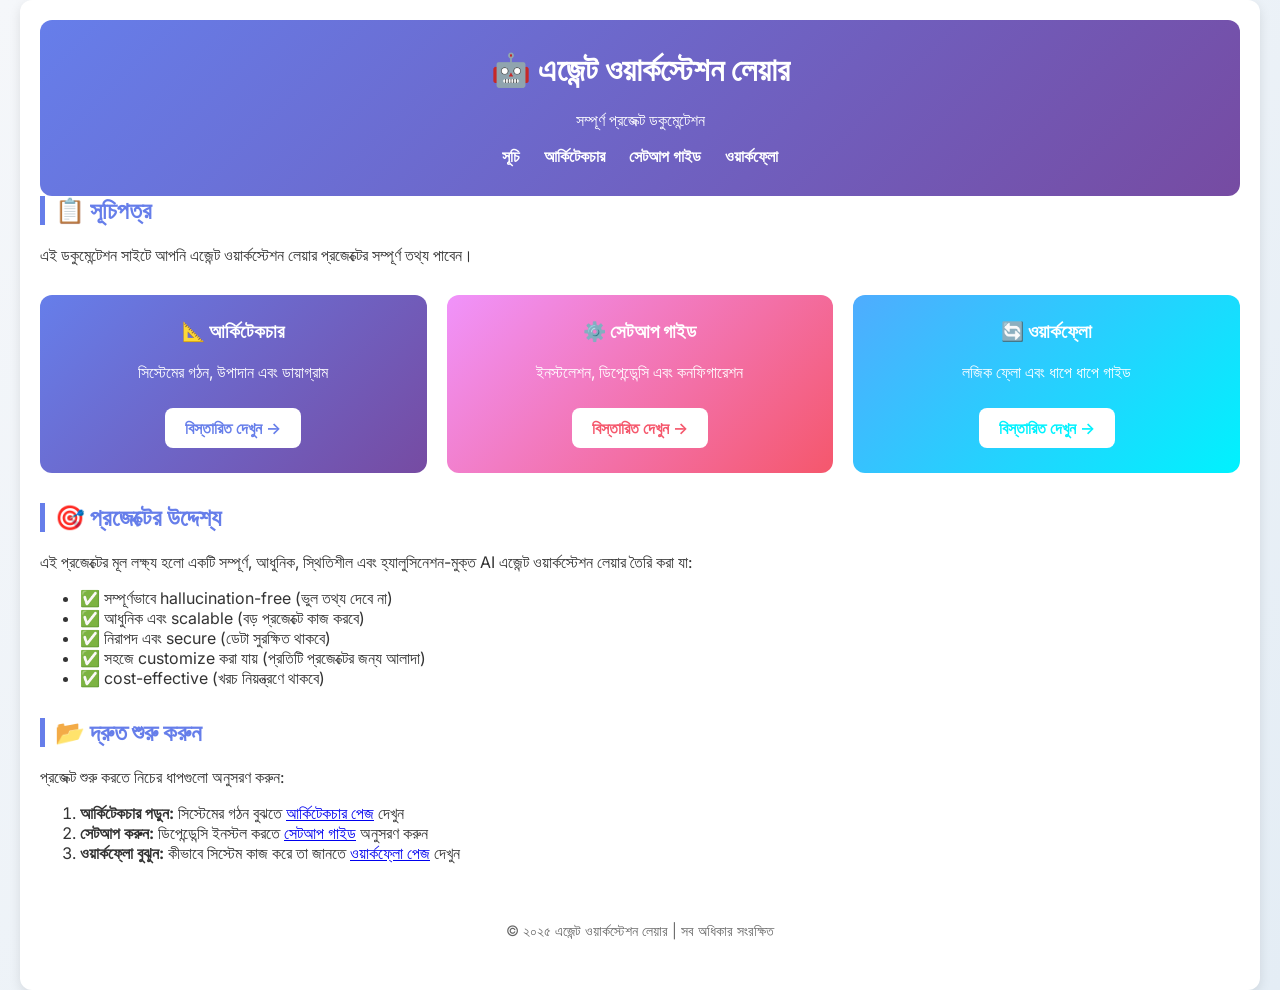
<file: ওয়ার্কস্টেশন/docs/index.html>
<!DOCTYPE html>
<html lang="bn">

<head>
    <meta charset="UTF-8">
    <meta name="viewport" content="width=device-width, initial-scale=1.0">
    <title>এজেন্ট ওয়ার্কস্টেশন - ডকুমেন্টেশন</title>
    <link rel="stylesheet" href="style.css">
    <link href="https://fonts.googleapis.com/css2?family=Inter:wght@400;600;700&display=swap" rel="stylesheet">
</head>

<body>
    <div class="container">
        <header>
            <h1>🤖 এজেন্ট ওয়ার্কস্টেশন লেয়ার</h1>
            <p>সম্পূর্ণ প্রজেক্ট ডকুমেন্টেশন</p>
            <nav>
                <a href="index.html">সূচি</a>
                <a href="architecture.html">আর্কিটেকচার</a>
                <a href="setup.html">সেটআপ গাইড</a>
                <a href="workflow.html">ওয়ার্কফ্লো</a>
            </nav>
        </header>

        <section>
            <h2>📋 সূচিপত্র</h2>
            <p>এই ডকুমেন্টেশন সাইটে আপনি এজেন্ট ওয়ার্কস্টেশন লেয়ার প্রজেক্টের সম্পূর্ণ তথ্য পাবেন।</p>

            <div
                style="display: grid; grid-template-columns: repeat(auto-fit, minmax(250px, 1fr)); gap: 20px; margin-top: 30px;">
                <div
                    style="background: linear-gradient(135deg, #667eea, #764ba2); color: white; padding: 25px; border-radius: 12px; text-align: center;">
                    <h3 style="color: white; border: none; padding: 0;">📐 আর্কিটেকচার</h3>
                    <p>সিস্টেমের গঠন, উপাদান এবং ডায়াগ্রাম</p>
                    <a href="architecture.html"
                        style="background: white; color: #667eea; padding: 10px 20px; border-radius: 8px; text-decoration: none; display: inline-block; margin-top: 10px; font-weight: 600;">বিস্তারিত
                        দেখুন →</a>
                </div>

                <div
                    style="background: linear-gradient(135deg, #f093fb, #f5576c); color: white; padding: 25px; border-radius: 12px; text-align: center;">
                    <h3 style="color: white; border: none; padding: 0;">⚙️ সেটআপ গাইড</h3>
                    <p>ইনস্টলেশন, ডিপেন্ডেন্সি এবং কনফিগারেশন</p>
                    <a href="setup.html"
                        style="background: white; color: #f5576c; padding: 10px 20px; border-radius: 8px; text-decoration: none; display: inline-block; margin-top: 10px; font-weight: 600;">বিস্তারিত
                        দেখুন →</a>
                </div>

                <div
                    style="background: linear-gradient(135deg, #4facfe, #00f2fe); color: white; padding: 25px; border-radius: 12px; text-align: center;">
                    <h3 style="color: white; border: none; padding: 0;">🔄 ওয়ার্কফ্লো</h3>
                    <p>লজিক ফ্লো এবং ধাপে ধাপে গাইড</p>
                    <a href="workflow.html"
                        style="background: white; color: #00f2fe; padding: 10px 20px; border-radius: 8px; text-decoration: none; display: inline-block; margin-top: 10px; font-weight: 600;">বিস্তারিত
                        দেখুন →</a>
                </div>
            </div>
        </section>

        <section>
            <h2>🎯 প্রজেক্টের উদ্দেশ্য</h2>
            <p>এই প্রজেক্টের মূল লক্ষ্য হলো একটি সম্পূর্ণ, আধুনিক, স্থিতিশীল এবং হ্যালুসিনেশন-মুক্ত AI এজেন্ট
                ওয়ার্কস্টেশন লেয়ার তৈরি করা যা:</p>
            <ul>
                <li>✅ সম্পূর্ণভাবে hallucination-free (ভুল তথ্য দেবে না)</li>
                <li>✅ আধুনিক এবং scalable (বড় প্রজেক্টে কাজ করবে)</li>
                <li>✅ নিরাপদ এবং secure (ডেটা সুরক্ষিত থাকবে)</li>
                <li>✅ সহজে customize করা যায় (প্রতিটি প্রজেক্টের জন্য আলাদা)</li>
                <li>✅ cost-effective (খরচ নিয়ন্ত্রণে থাকবে)</li>
            </ul>
        </section>

        <section>
            <h2>📂 দ্রুত শুরু করুন</h2>
            <p>প্রজেক্ট শুরু করতে নিচের ধাপগুলো অনুসরণ করুন:</p>
            <ol>
                <li><strong>আর্কিটেকচার পড়ুন:</strong> সিস্টেমের গঠন বুঝতে <a href="architecture.html">আর্কিটেকচার
                        পেজ</a> দেখুন</li>
                <li><strong>সেটআপ করুন:</strong> ডিপেন্ডেন্সি ইনস্টল করতে <a href="setup.html">সেটআপ গাইড</a> অনুসরণ
                    করুন</li>
                <li><strong>ওয়ার্কফ্লো বুঝুন:</strong> কীভাবে সিস্টেম কাজ করে তা জানতে <a
                        href="workflow.html">ওয়ার্কফ্লো পেজ</a> দেখুন</li>
            </ol>
        </section>

        <footer>
            <p>© ২০২৫ এজেন্ট ওয়ার্কস্টেশন লেয়ার | সব অধিকার সংরক্ষিত</p>
        </footer>
    </div>
</body>

</html>
</file>
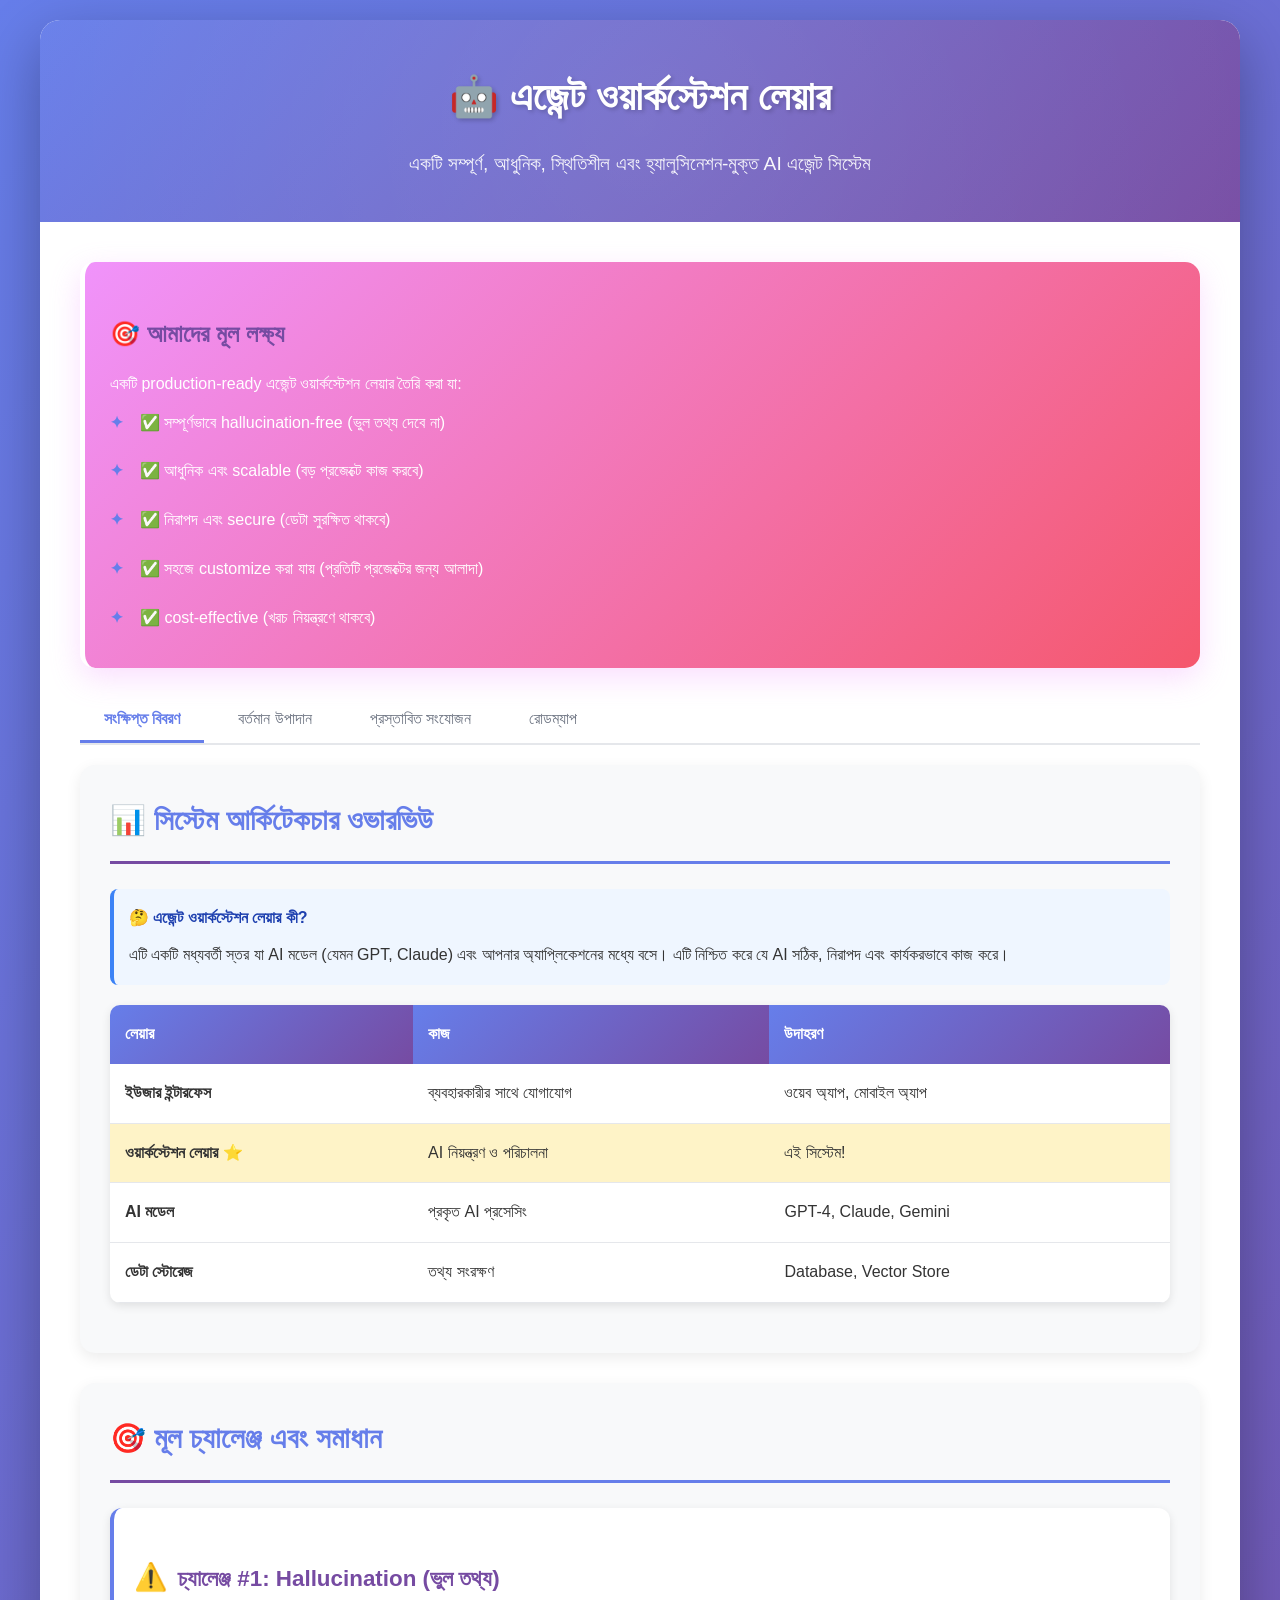
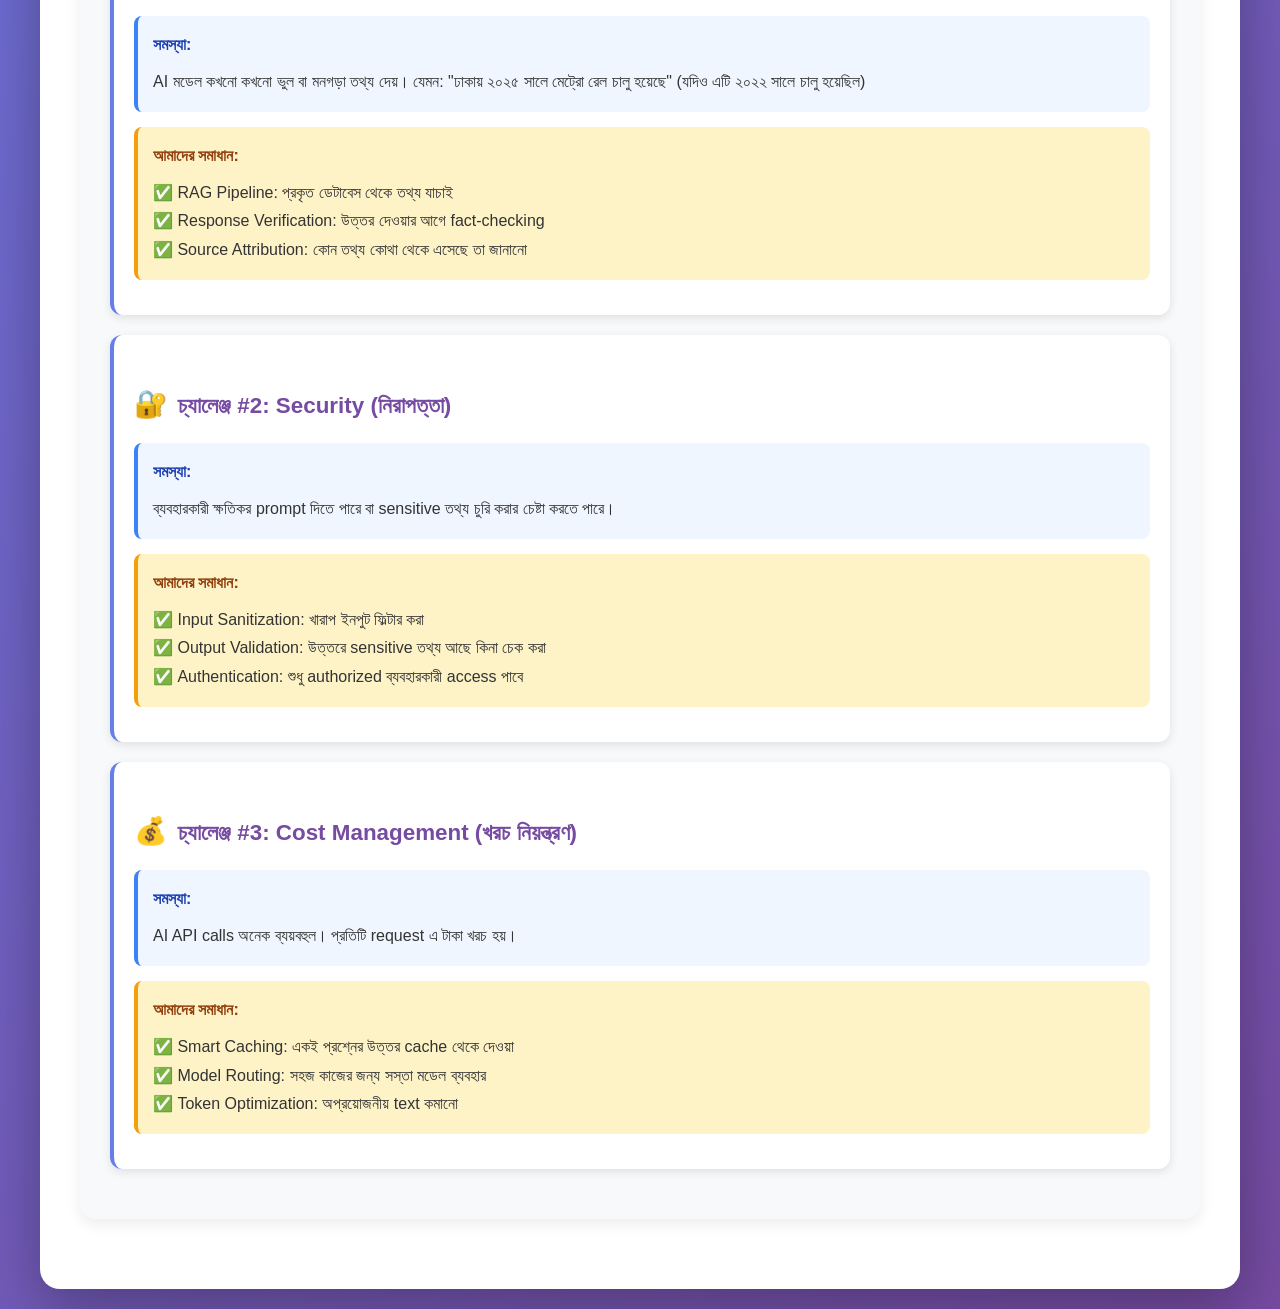
<file: ওয়ার্কস্টেশন/clod.html>
<!DOCTYPE html>
<html lang="bn">
<head>
    <meta charset="UTF-8">
    <meta name="viewport" content="width=device-width, initial-scale=1.0">
    <title>এজেন্ট ওয়ার্কস্টেশন লেয়ার: সম্পূর্ণ পরিকল্পনা ও রোডম্যাপ</title>
    <style>
        * {
            margin: 0;
            padding: 0;
            box-sizing: border-box;
        }
        
        body {
            font-family: 'Segoe UI', Tahoma, Geneva, Verdana, sans-serif;
            line-height: 1.8;
            background: linear-gradient(135deg, #667eea 0%, #764ba2 100%);
            color: #333;
            padding: 20px;
        }
        
        .container {
            max-width: 1200px;
            margin: 0 auto;
            background: white;
            border-radius: 20px;
            box-shadow: 0 20px 60px rgba(0,0,0,0.3);
            overflow: hidden;
        }
        
        header {
            background: linear-gradient(135deg, #667eea 0%, #764ba2 100%);
            color: white;
            padding: 40px;
            text-align: center;
            position: relative;
            overflow: hidden;
        }
        
        header::before {
            content: '';
            position: absolute;
            top: -50%;
            left: -50%;
            width: 200%;
            height: 200%;
            background: radial-gradient(circle, rgba(255,255,255,0.1) 0%, transparent 70%);
            animation: pulse 15s ease-in-out infinite;
        }
        
        @keyframes pulse {
            0%, 100% { transform: scale(1); }
            50% { transform: scale(1.1); }
        }
        
        h1 {
            font-size: 2.5em;
            margin-bottom: 15px;
            position: relative;
            z-index: 1;
            text-shadow: 2px 2px 4px rgba(0,0,0,0.2);
        }
        
        .subtitle {
            font-size: 1.2em;
            opacity: 0.95;
            position: relative;
            z-index: 1;
        }
        
        .main-content {
            padding: 40px;
        }
        
        .alert-box {
            background: linear-gradient(135deg, #f093fb 0%, #f5576c 100%);
            color: white;
            padding: 25px;
            border-radius: 15px;
            margin-bottom: 30px;
            box-shadow: 0 10px 30px rgba(240, 147, 251, 0.3);
            border-left: 5px solid #fff;
        }
        
        .alert-box h3 {
            margin-bottom: 15px;
            font-size: 1.5em;
        }
        
        .section {
            background: #f8f9fa;
            padding: 30px;
            border-radius: 15px;
            margin-bottom: 30px;
            box-shadow: 0 5px 15px rgba(0,0,0,0.08);
            transition: transform 0.3s ease, box-shadow 0.3s ease;
        }
        
        .section:hover {
            transform: translateY(-5px);
            box-shadow: 0 10px 30px rgba(0,0,0,0.15);
        }
        
        h2 {
            color: #667eea;
            border-bottom: 3px solid #667eea;
            padding-bottom: 15px;
            margin-bottom: 25px;
            font-size: 1.8em;
            position: relative;
        }
        
        h2::after {
            content: '';
            position: absolute;
            bottom: -3px;
            left: 0;
            width: 100px;
            height: 3px;
            background: #764ba2;
        }
        
        h3 {
            color: #764ba2;
            margin-top: 25px;
            margin-bottom: 15px;
            font-size: 1.4em;
        }
        
        .component-card {
            background: white;
            padding: 20px;
            border-radius: 12px;
            margin-bottom: 20px;
            border-left: 4px solid #667eea;
            box-shadow: 0 3px 10px rgba(0,0,0,0.1);
            transition: all 0.3s ease;
        }
        
        .component-card:hover {
            border-left-width: 8px;
            box-shadow: 0 5px 20px rgba(102, 126, 234, 0.2);
        }
        
        .component-card.new {
            border-left-color: #10b981;
            background: linear-gradient(135deg, #ffffff 0%, #f0fdf4 100%);
        }
        
        .component-card.enhanced {
            border-left-color: #f59e0b;
            background: linear-gradient(135deg, #ffffff 0%, #fffbeb 100%);
        }
        
        .badge {
            display: inline-block;
            padding: 5px 15px;
            border-radius: 20px;
            font-size: 0.85em;
            font-weight: bold;
            margin-right: 10px;
            margin-bottom: 10px;
        }
        
        .badge-current {
            background: #dbeafe;
            color: #1e40af;
        }
        
        .badge-new {
            background: #d1fae5;
            color: #065f46;
        }
        
        .badge-enhanced {
            background: #fef3c7;
            color: #92400e;
        }
        
        .badge-critical {
            background: #fee2e2;
            color: #991b1b;
        }
        
        .icon {
            margin-right: 10px;
            font-size: 1.2em;
        }
        
        .explanation-box {
            background: #eff6ff;
            border-left: 4px solid #3b82f6;
            padding: 15px;
            margin: 15px 0;
            border-radius: 8px;
        }
        
        .explanation-box strong {
            color: #1e40af;
            display: block;
            margin-bottom: 8px;
        }
        
        .why-box {
            background: #fef3c7;
            border-left: 4px solid #f59e0b;
            padding: 15px;
            margin: 15px 0;
            border-radius: 8px;
        }
        
        .why-box strong {
            color: #92400e;
            display: block;
            margin-bottom: 8px;
        }
        
        .comparison-table {
            width: 100%;
            border-collapse: collapse;
            margin: 20px 0;
            background: white;
            border-radius: 10px;
            overflow: hidden;
            box-shadow: 0 3px 10px rgba(0,0,0,0.1);
        }
        
        .comparison-table th {
            background: linear-gradient(135deg, #667eea 0%, #764ba2 100%);
            color: white;
            padding: 15px;
            text-align: left;
            font-weight: bold;
        }
        
        .comparison-table td {
            padding: 15px;
            border-bottom: 1px solid #e5e7eb;
        }
        
        .comparison-table tr:hover {
            background: #f9fafb;
        }
        
        .roadmap {
            display: flex;
            flex-direction: column;
            gap: 20px;
            margin: 30px 0;
        }
        
        .roadmap-item {
            display: flex;
            align-items: flex-start;
            gap: 20px;
        }
        
        .roadmap-number {
            min-width: 50px;
            height: 50px;
            background: linear-gradient(135deg, #667eea 0%, #764ba2 100%);
            color: white;
            border-radius: 50%;
            display: flex;
            align-items: center;
            justify-content: center;
            font-weight: bold;
            font-size: 1.3em;
            box-shadow: 0 5px 15px rgba(102, 126, 234, 0.3);
        }
        
        .roadmap-content {
            flex: 1;
            background: white;
            padding: 20px;
            border-radius: 12px;
            box-shadow: 0 3px 10px rgba(0,0,0,0.1);
        }
        
        .priority-high {
            border-left: 4px solid #ef4444;
        }
        
        .priority-medium {
            border-left: 4px solid #f59e0b;
        }
        
        .priority-low {
            border-left: 4px solid #10b981;
        }
        
        ul {
            list-style: none;
            padding-left: 0;
        }
        
        li {
            padding: 10px 0;
            padding-left: 30px;
            position: relative;
        }
        
        li::before {
            content: '✦';
            position: absolute;
            left: 0;
            color: #667eea;
            font-weight: bold;
        }
        
        .footer {
            background: #1f2937;
            color: white;
            padding: 30px;
            text-align: center;
        }
        
        .tab-container {
            display: flex;
            gap: 10px;
            margin-bottom: 20px;
            border-bottom: 2px solid #e5e7eb;
        }
        
        .tab {
            padding: 12px 24px;
            background: transparent;
            border: none;
            color: #6b7280;
            cursor: pointer;
            font-size: 1em;
            border-bottom: 3px solid transparent;
            transition: all 0.3s ease;
        }
        
        .tab:hover {
            color: #667eea;
        }
        
        .tab.active {
            color: #667eea;
            border-bottom-color: #667eea;
            font-weight: bold;
        }
        
        .tab-content {
            display: none;
        }
        
        .tab-content.active {
            display: block;
        }
        
        @media (max-width: 768px) {
            h1 {
                font-size: 1.8em;
            }
            
            .main-content {
                padding: 20px;
            }
            
            .roadmap-item {
                flex-direction: column;
            }
        }
    </style>
</head>
<body>
    <div class="container">
        <header>
            <h1>🤖 এজেন্ট ওয়ার্কস্টেশন লেয়ার</h1>
            <p class="subtitle">একটি সম্পূর্ণ, আধুনিক, স্থিতিশীল এবং হ্যালুসিনেশন-মুক্ত AI এজেন্ট সিস্টেম</p>
        </header>

        <div class="main-content">
            <div class="alert-box">
                <h3>🎯 আমাদের মূল লক্ষ্য</h3>
                <p>একটি production-ready এজেন্ট ওয়ার্কস্টেশন লেয়ার তৈরি করা যা:</p>
                <ul>
                    <li>✅ সম্পূর্ণভাবে hallucination-free (ভুল তথ্য দেবে না)</li>
                    <li>✅ আধুনিক এবং scalable (বড় প্রজেক্টে কাজ করবে)</li>
                    <li>✅ নিরাপদ এবং secure (ডেটা সুরক্ষিত থাকবে)</li>
                    <li>✅ সহজে customize করা যায় (প্রতিটি প্রজেক্টের জন্য আলাদা)</li>
                    <li>✅ cost-effective (খরচ নিয়ন্ত্রণে থাকবে)</li>
                </ul>
            </div>

            <!-- Tab Navigation -->
            <div class="tab-container">
                <button class="tab active" onclick="switchTab('overview')">সংক্ষিপ্ত বিবরণ</button>
                <button class="tab" onclick="switchTab('current')">বর্তমান উপাদান</button>
                <button class="tab" onclick="switchTab('proposed')">প্রস্তাবিত সংযোজন</button>
                <button class="tab" onclick="switchTab('roadmap')">রোডম্যাপ</button>
            </div>

            <!-- Overview Tab -->
            <div id="overview" class="tab-content active">
                <div class="section">
                    <h2>📊 সিস্টেম আর্কিটেকচার ওভারভিউ</h2>
                    
                    <div class="explanation-box">
                        <strong>🤔 এজেন্ট ওয়ার্কস্টেশন লেয়ার কী?</strong>
                        <p>এটি একটি মধ্যবর্তী স্তর যা AI মডেল (যেমন GPT, Claude) এবং আপনার অ্যাপ্লিকেশনের মধ্যে বসে। এটি নিশ্চিত করে যে AI সঠিক, নিরাপদ এবং কার্যকরভাবে কাজ করে।</p>
                    </div>

                    <table class="comparison-table">
                        <thead>
                            <tr>
                                <th>লেয়ার</th>
                                <th>কাজ</th>
                                <th>উদাহরণ</th>
                            </tr>
                        </thead>
                        <tbody>
                            <tr>
                                <td><strong>ইউজার ইন্টারফেস</strong></td>
                                <td>ব্যবহারকারীর সাথে যোগাযোগ</td>
                                <td>ওয়েব অ্যাপ, মোবাইল অ্যাপ</td>
                            </tr>
                            <tr style="background: #fef3c7;">
                                <td><strong>ওয়ার্কস্টেশন লেয়ার ⭐</strong></td>
                                <td>AI নিয়ন্ত্রণ ও পরিচালনা</td>
                                <td>এই সিস্টেম!</td>
                            </tr>
                            <tr>
                                <td><strong>AI মডেল</strong></td>
                                <td>প্রকৃত AI প্রসেসিং</td>
                                <td>GPT-4, Claude, Gemini</td>
                            </tr>
                            <tr>
                                <td><strong>ডেটা স্টোরেজ</strong></td>
                                <td>তথ্য সংরক্ষণ</td>
                                <td>Database, Vector Store</td>
                            </tr>
                        </tbody>
                    </table>
                </div>

                <div class="section">
                    <h2>🎯 মূল চ্যালেঞ্জ এবং সমাধান</h2>
                    
                    <div class="component-card">
                        <h3><span class="icon">⚠️</span>চ্যালেঞ্জ #1: Hallucination (ভুল তথ্য)</h3>
                        <div class="explanation-box">
                            <strong>সমস্যা:</strong>
                            <p>AI মডেল কখনো কখনো ভুল বা মনগড়া তথ্য দেয়। যেমন: "ঢাকায় ২০২৫ সালে মেট্রো রেল চালু হয়েছে" (যদিও এটি ২০২২ সালে চালু হয়েছিল)</p>
                        </div>
                        <div class="why-box">
                            <strong>আমাদের সমাধান:</strong>
                            <p>✅ RAG Pipeline: প্রকৃত ডেটাবেস থেকে তথ্য যাচাই<br>
                            ✅ Response Verification: উত্তর দেওয়ার আগে fact-checking<br>
                            ✅ Source Attribution: কোন তথ্য কোথা থেকে এসেছে তা জানানো</p>
                        </div>
                    </div>

                    <div class="component-card">
                        <h3><span class="icon">🔐</span>চ্যালেঞ্জ #2: Security (নিরাপত্তা)</h3>
                        <div class="explanation-box">
                            <strong>সমস্যা:</strong>
                            <p>ব্যবহারকারী ক্ষতিকর prompt দিতে পারে বা sensitive তথ্য চুরি করার চেষ্টা করতে পারে।</p>
                        </div>
                        <div class="why-box">
                            <strong>আমাদের সমাধান:</strong>
                            <p>✅ Input Sanitization: খারাপ ইনপুট ফিল্টার করা<br>
                            ✅ Output Validation: উত্তরে sensitive তথ্য আছে কিনা চেক করা<br>
                            ✅ Authentication: শুধু authorized ব্যবহারকারী access পাবে</p>
                        </div>
                    </div>

                    <div class="component-card">
                        <h3><span class="icon">💰</span>চ্যালেঞ্জ #3: Cost Management (খরচ নিয়ন্ত্রণ)</h3>
                        <div class="explanation-box">
                            <strong>সমস্যা:</strong>
                            <p>AI API calls অনেক ব্যয়বহুল। প্রতিটি request এ টাকা খরচ হয়।</p>
                        </div>
                        <div class="why-box">
                            <strong>আমাদের সমাধান:</strong>
                            <p>✅ Smart Caching: একই প্রশ্নের উত্তর cache থেকে দেওয়া<br>
                            ✅ Model Routing: সহজ কাজের জন্য সস্তা মডেল ব্যবহার<br>
                            ✅ Token Optimization: অপ্রয়োজনীয় text কমানো</p>
                        </div>
                    </div>
                </div>
            </div>

            <!-- Current Components Tab -->
            <div id="current" class="tab-content">
                <div class="section">
                    <h2>🔧 বর্তমান উপাদানসমূহ</h2>
                    <p style="margin-bottom: 25px;">আপনার বর্তমান কাঠামোতে যা ইতিমধ্যে আছে:</p>

                    <div class="component-card">
                        <span class="badge badge-current">বর্তমান</span>
                        <h3><span class="icon">🗄️</span>ChromaDB / Milvus</h3>
                        <div class="explanation-box">
                            <strong>কী কাজ করে:</strong>
                            <p>Vector Database - AI এর জন্য বিশেষ ধরনের ডেটাবেস যা semantic search করতে পারে।</p>
                        </div>
                        <div class="why-box">
                            <strong>সহজ ভাষায় উদাহরণ:</strong>
                            <p>ধরুন ব্যবহারকারী জিজ্ঞেস করল: "মোবাইল ব্যাংকিং কীভাবে করব?"<br>
                            ChromaDB খুঁজে দেবে: "বিকাশ", "নগদ", "রকেট" সম্পর্কিত সব তথ্য - এমনকি যদি সেই শব্দগুলো প্রশ্নে না থাকে!</p>
                        </div>
                        <p><strong>ব্যবহার:</strong> Knowledge base management, semantic search</p>
                    </div>

                    <div class="component-card">
                        <span class="badge badge-current">বর্তমান</span>
                        <h3><span class="icon">⚡</span>Redis</h3>
                        <div class="explanation-box">
                            <strong>কী কাজ করে:</strong>
                            <p>Super-fast in-memory cache - অত্যন্ত দ্রুত ডেটা store এবং retrieve করে।</p>
                        </div>
                        <div class="why-box">
                            <strong>সহজ ভাষায় উদাহরণ:</strong>
                            <p>যদি ১০০ জন ব্যবহারকারী একই প্রশ্ন করে, আমরা একবার AI কে জিজ্ঞেস করব এবং উত্তরটি Redis এ রেখে দেব। পরের ৯৯ বার সরাসরি Redis থেকে দ্রুত উত্তর দেব। সময় ও টাকা দুটোই বাঁচবে!</p>
                        </div>
                        <p><strong>ব্যবহার:</strong> Session caching, response caching</p>
                    </div>

                    <div class="component-card">
                        <span class="badge badge-current">বর্তমান</span>
                        <h3><span class="icon">⚙️</span>Celery / RQ</h3>
                        <div class="explanation-box">
                            <strong>কী কাজ করে:</strong>
                            <p>Background task queue - ভারী কাজগুলো background এ করে, main process কে slow করে না।</p>
                        </div>
                        <div class="why-box">
                            <strong>সহজ ভাষায় উদাহরণ:</strong>
                            <p>যেমন: একটি ১০০ পৃষ্ঠার PDF analyze করতে ৫ মিনিট লাগবে। ব্যবহারকারীকে ৫ মিনিট wait করাবেন না! Celery এই কাজটি background এ করবে এবং শেষ হলে notification পাঠাবে।</p>
                        </div>
                        <p><strong>ব্যবহার:</strong> Long-running tasks, scheduled jobs</p>
                    </div>

                    <div class="component-card">
                        <span class="badge badge-current">বর্তমান</span>
                        <h3><span class="icon">📊</span>Prometheus + Grafana</h3>
                        <div class="explanation-box">
                            <strong>কী কাজ করে:</strong>
                            <p>Monitoring & visualization - সিস্টেমের health এবং performance দেখার জন্য dashboard।</p>
                        </div>
                        <div class="why-box">
                            <strong>সহজ ভাষায় উদাহরণ:</strong>
                            <p>গাড়ির dashboard যেমন speed, fuel, temperature দেখায়, এটিও তেমনি AI system এর "স্বাস্থ্য" দেখায়: কতগুলো request আসছে, কত টাকা খরচ হচ্ছে, কোনো error হচ্ছে কিনা।</p>
                        </div>
                        <p><strong>ব্যবহার:</strong> System monitoring, performance tracking</p>
                    </div>

                    <div class="component-card">
                        <span class="badge badge-current">বর্তমান</span>
                        <h3><span class="icon">📄</span>Configuration Files</h3>
                        <div class="explanation-box">
                            <strong>কী কাজ করে:</strong>
                            <p>YAML files - এজেন্টের সব settings এক জায়গায় রাখা।</p>
                        </div>
                        <p><strong>ফাইলসমূহ:</strong></p>
                        <ul>
                            <li><code>config.yaml</code> - Technical settings (model, timeout, tokens)</li>
                            <li><code>personality.yaml</code> - Agent এর ব্যবহার style (tone, behavior)</li>
                            <li><code>registry.yaml</code> - সব agents এর তালিকা</li>
                        </ul>
                    </div>
                </div>
            </div>

            <!-- Proposed Components Tab -->
            <div id="proposed" class="tab-content">
                <div class="section">
                    <h2>🚀 প্রস্তাবিত নতুন সংযোজনসমূহ</h2>
                    <p style="margin-bottom: 25px;">লক্ষ্য পূরণের জন্য যা যোগ করতে হবে:</p>

                    <h3 style="color: #10b981; margin-top: 30px;">✨ High Priority (অবশ্যই লাগবে)</h3>

                    <div class="component-card new priority-high">
                        <span class="badge badge-new">নতুন</span>
                        <span class="badge badge-critical">জরুরি</span>
                        <h3><span class="icon">🛡️</span>Hallucination Detection & Prevention System</h3>
                        <div class="explanation-box">
                            <strong>কী কাজ করবে:</strong>
                            <p>AI এর উত্তর সঠিক কিনা যাচাই করবে। ভুল তথ্য detect করে block করবে।</p>
                        </div>
                        <div class="why-box">
                            <strong>কেন দরকার:</strong>
                            <p>এটি আপনার #1 লক্ষ্য - hallucination-free system। এটি ছাড়া production এ যাওয়া ঝুঁকিপূর্ণ।</p>
                        </div>
                        <p><strong>Implementation করবে:</strong></p>
                        <ul>
                            <li><strong>Fact Verification:</strong> প্রতিটি claim knowledge base এর সাথে মিলিয়ে দেখা
</file>
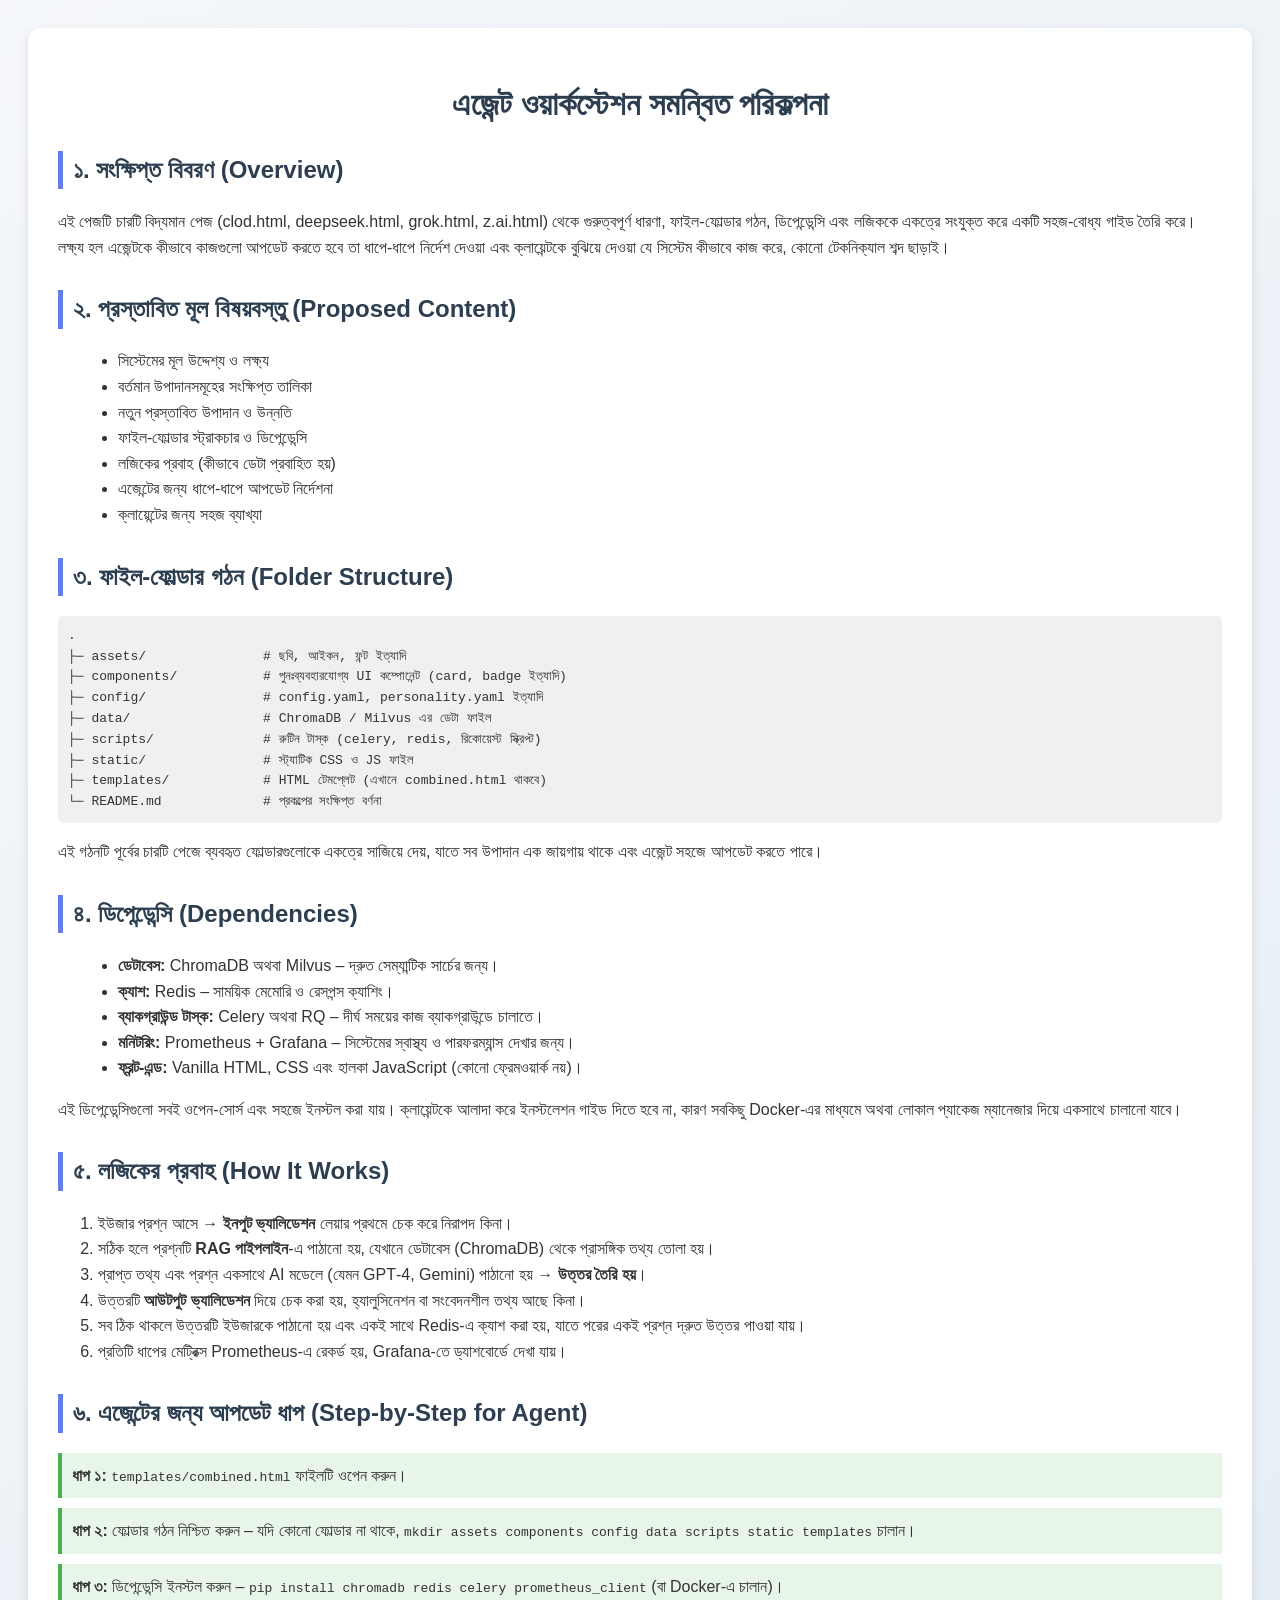
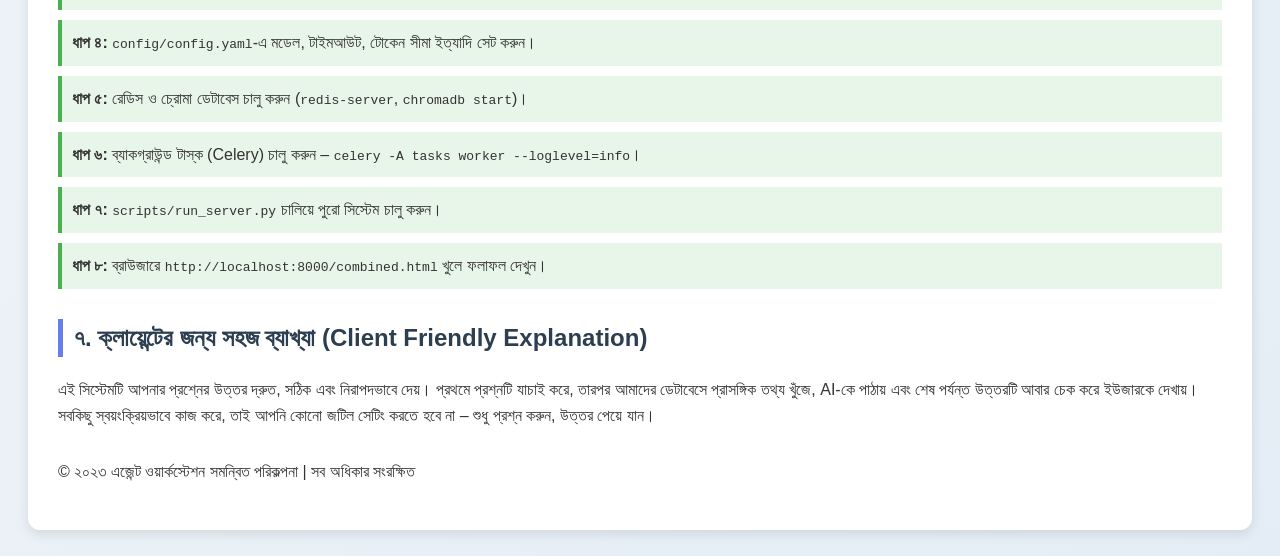
<file: ওয়ার্কস্টেশন/combined.html>
<!DOCTYPE html>
<html lang="bn">
<head>
    <meta charset="UTF-8">
    <meta name="viewport" content="width=device-width, initial-scale=1.0">
    <title>এজেন্ট ওয়ার্কস্টেশন সমন্বিত পরিকল্পনা</title>
    <style>
        body {
            font-family: 'Segoe UI', Tahoma, Geneva, Verdana, sans-serif;
            line-height: 1.6;
            background: linear-gradient(135deg, #f5f7fa 0%, #e4edf5 100%);
            color: #333;
            padding: 20px;
        }
        .container { max-width: 1200px; margin: auto; background: white; padding: 30px; border-radius: 12px; box-shadow: 0 4px 12px rgba(0,0,0,0.1); }
        h1, h2, h3 { color: #2c3e50; }
        h1 { text-align: center; margin-bottom: 20px; }
        .section { margin-bottom: 30px; }
        .section h2 { border-left: 5px solid #667eea; padding-left: 10px; }
        ul { margin-left: 20px; }
        .code { background: #f0f0f0; padding: 10px; border-radius: 5px; font-family: monospace; overflow-x: auto; }
        .step { background: #e8f5e9; padding: 10px; margin: 10px 0; border-left: 4px solid #4caf50; }
    </style>
</head>
<body>
<div class="container">
    <h1>এজেন্ট ওয়ার্কস্টেশন সমন্বিত পরিকল্পনা</h1>

    <div class="section">
        <h2>১. সংক্ষিপ্ত বিবরণ (Overview)</h2>
        <p>এই পেজটি চারটি বিদ্যমান পেজ (clod.html, deepseek.html, grok.html, z.ai.html) থেকে গুরুত্বপূর্ণ ধারণা, ফাইল‑ফোল্ডার গঠন, ডিপেন্ডেন্সি এবং লজিককে একত্রে সংযুক্ত করে একটি সহজ‑বোধ্য গাইড তৈরি করে। লক্ষ্য হল এজেন্টকে কীভাবে কাজগুলো আপডেট করতে হবে তা ধাপে‑ধাপে নির্দেশ দেওয়া এবং ক্লায়েন্টকে বুঝিয়ে দেওয়া যে সিস্টেম কীভাবে কাজ করে, কোনো টেকনিক্যাল শব্দ ছাড়াই।</p>
    </div>

    <div class="section">
        <h2>২. প্রস্তাবিত মূল বিষয়বস্তু (Proposed Content)</h2>
        <ul>
            <li>সিস্টেমের মূল উদ্দেশ্য ও লক্ষ্য</li>
            <li>বর্তমান উপাদানসমূহের সংক্ষিপ্ত তালিকা</li>
            <li>নতুন প্রস্তাবিত উপাদান ও উন্নতি</li>
            <li>ফাইল‑ফোল্ডার স্ট্রাকচার ও ডিপেন্ডেন্সি</li>
            <li>লজিকের প্রবাহ (কীভাবে ডেটা প্রবাহিত হয়)</li>
            <li>এজেন্টের জন্য ধাপে‑ধাপে আপডেট নির্দেশনা</li>
            <li>ক্লায়েন্টের জন্য সহজ ব্যাখ্যা</li>
        </ul>
    </div>

    <div class="section">
        <h2>৩. ফাইল‑ফোল্ডার গঠন (Folder Structure)</h2>
        <pre class="code">.
├─ assets/               # ছবি, আইকন, ফন্ট ইত্যাদি
├─ components/           # পুনঃব্যবহারযোগ্য UI কম্পোনেন্ট (card, badge ইত্যাদি)
├─ config/               # config.yaml, personality.yaml ইত্যাদি
├─ data/                 # ChromaDB / Milvus এর ডেটা ফাইল
├─ scripts/              # রুটিন টাস্ক (celery, redis, রিকোয়েস্ট স্ক্রিপ্ট)
├─ static/               # স্ট্যাটিক CSS ও JS ফাইল
├─ templates/            # HTML টেমপ্লেট (এখানে combined.html থাকবে)
└─ README.md             # প্রকল্পের সংক্ষিপ্ত বর্ণনা
</pre>
        <p>এই গঠনটি পূর্বের চারটি পেজে ব্যবহৃত ফোল্ডারগুলোকে একত্রে সাজিয়ে দেয়, যাতে সব উপাদান এক জায়গায় থাকে এবং এজেন্ট সহজে আপডেট করতে পারে।</p>
    </div>

    <div class="section">
        <h2>৪. ডিপেন্ডেন্সি (Dependencies)</h2>
        <ul>
            <li><strong>ডেটাবেস:</strong> ChromaDB অথবা Milvus – দ্রুত সেম্যান্টিক সার্চের জন্য।</li>
            <li><strong>ক্যাশ:</strong> Redis – সাময়িক মেমোরি ও রেসপন্স ক্যাশিং।</li>
            <li><strong>ব্যাকগ্রাউন্ড টাস্ক:</strong> Celery অথবা RQ – দীর্ঘ সময়ের কাজ ব্যাকগ্রাউন্ডে চালাতে।</li>
            <li><strong>মনিটরিং:</strong> Prometheus + Grafana – সিস্টেমের স্বাস্থ্য ও পারফরম্যান্স দেখার জন্য।</li>
            <li><strong>ফ্রন্ট‑এন্ড:</strong> Vanilla HTML, CSS এবং হালকা JavaScript (কোনো ফ্রেমওয়ার্ক নয়)।</li>
        </ul>
        <p>এই ডিপেন্ডেন্সিগুলো সবই ওপেন‑সোর্স এবং সহজে ইনস্টল করা যায়। ক্লায়েন্টকে আলাদা করে ইনস্টলেশন গাইড দিতে হবে না, কারণ সবকিছু Docker‑এর মাধ্যমে অথবা লোকাল প্যাকেজ ম্যানেজার দিয়ে একসাথে চালানো যাবে।</p>
    </div>

    <div class="section">
        <h2>৫. লজিকের প্রবাহ (How It Works)</h2>
        <ol>
            <li>ইউজার প্রশ্ন আসে → <strong>ইনপুট ভ্যালিডেশন</strong> লেয়ার প্রথমে চেক করে নিরাপদ কিনা।</li>
            <li>সঠিক হলে প্রশ্নটি <strong>RAG পাইপলাইন</strong>‑এ পাঠানো হয়, যেখানে ডেটাবেস (ChromaDB) থেকে প্রাসঙ্গিক তথ্য তোলা হয়।</li>
            <li>প্রাপ্ত তথ্য এবং প্রশ্ন একসাথে AI মডেলে (যেমন GPT‑4, Gemini) পাঠানো হয় → <strong>উত্তর তৈরি হয়</strong>।</li>
            <li>উত্তরটি <strong>আউটপুট ভ্যালিডেশন</strong> দিয়ে চেক করা হয়, হ্যালুসিনেশন বা সংবেদনশীল তথ্য আছে কিনা।</li>
            <li>সব ঠিক থাকলে উত্তরটি ইউজারকে পাঠানো হয় এবং একই সাথে Redis‑এ ক্যাশ করা হয়, যাতে পরের একই প্রশ্ন দ্রুত উত্তর পাওয়া যায়।</li>
            <li>প্রতিটি ধাপের মেট্রিক্স Prometheus‑এ রেকর্ড হয়, Grafana‑তে ড্যাশবোর্ডে দেখা যায়।</li>
        </ol>
    </div>

    <div class="section">
        <h2>৬. এজেন্টের জন্য আপডেট ধাপ (Step‑by‑Step for Agent)</h2>
        <div class="step">
            <strong>ধাপ ১:</strong> <code>templates/combined.html</code> ফাইলটি ওপেন করুন।
        </div>
        <div class="step">
            <strong>ধাপ ২:</strong> ফোল্ডার গঠন নিশ্চিত করুন – যদি কোনো ফোল্ডার না থাকে, <code>mkdir assets components config data scripts static templates</code> চালান।
        </div>
        <div class="step">
            <strong>ধাপ ৩:</strong> ডিপেন্ডেন্সি ইনস্টল করুন – <code>pip install chromadb redis celery prometheus_client</code> (বা Docker‑এ চালান)।
        </div>
        <div class="step">
            <strong>ধাপ ৪:</strong> <code>config/config.yaml</code>‑এ মডেল, টাইমআউট, টোকেন সীমা ইত্যাদি সেট করুন।
        </div>
        <div class="step">
            <strong>ধাপ ৫:</strong> রেডিস ও চ্রোমা ডেটাবেস চালু করুন (<code>redis-server</code>, <code>chromadb start</code>)।
        </div>
        <div class="step">
            <strong>ধাপ ৬:</strong> ব্যাকগ্রাউন্ড টাস্ক (Celery) চালু করুন – <code>celery -A tasks worker --loglevel=info</code>।
        </div>
        <div class="step">
            <strong>ধাপ ৭:</strong> <code>scripts/run_server.py</code> চালিয়ে পুরো সিস্টেম চালু করুন।
        </div>
        <div class="step">
            <strong>ধাপ ৮:</strong> ব্রাউজারে <code>http://localhost:8000/combined.html</code> খুলে ফলাফল দেখুন।
        </div>
    </div>

    <div class="section">
        <h2>৭. ক্লায়েন্টের জন্য সহজ ব্যাখ্যা (Client Friendly Explanation)</h2>
        <p>এই সিস্টেমটি আপনার প্রশ্নের উত্তর দ্রুত, সঠিক এবং নিরাপদভাবে দেয়। প্রথমে প্রশ্নটি যাচাই করে, তারপর আমাদের ডেটাবেসে প্রাসঙ্গিক তথ্য খুঁজে, AI‑কে পাঠায় এবং শেষ পর্যন্ত উত্তরটি আবার চেক করে ইউজারকে দেখায়। সবকিছু স্বয়ংক্রিয়ভাবে কাজ করে, তাই আপনি কোনো জটিল সেটিং করতে হবে না – শুধু প্রশ্ন করুন, উত্তর পেয়ে যান।</p>
    </div>

    <footer>
        <p>© ২০২৩ এজেন্ট ওয়ার্কস্টেশন সমন্বিত পরিকল্পনা | সব অধিকার সংরক্ষিত</p>
    </footer>
</div>
</body>
</html>
</file>
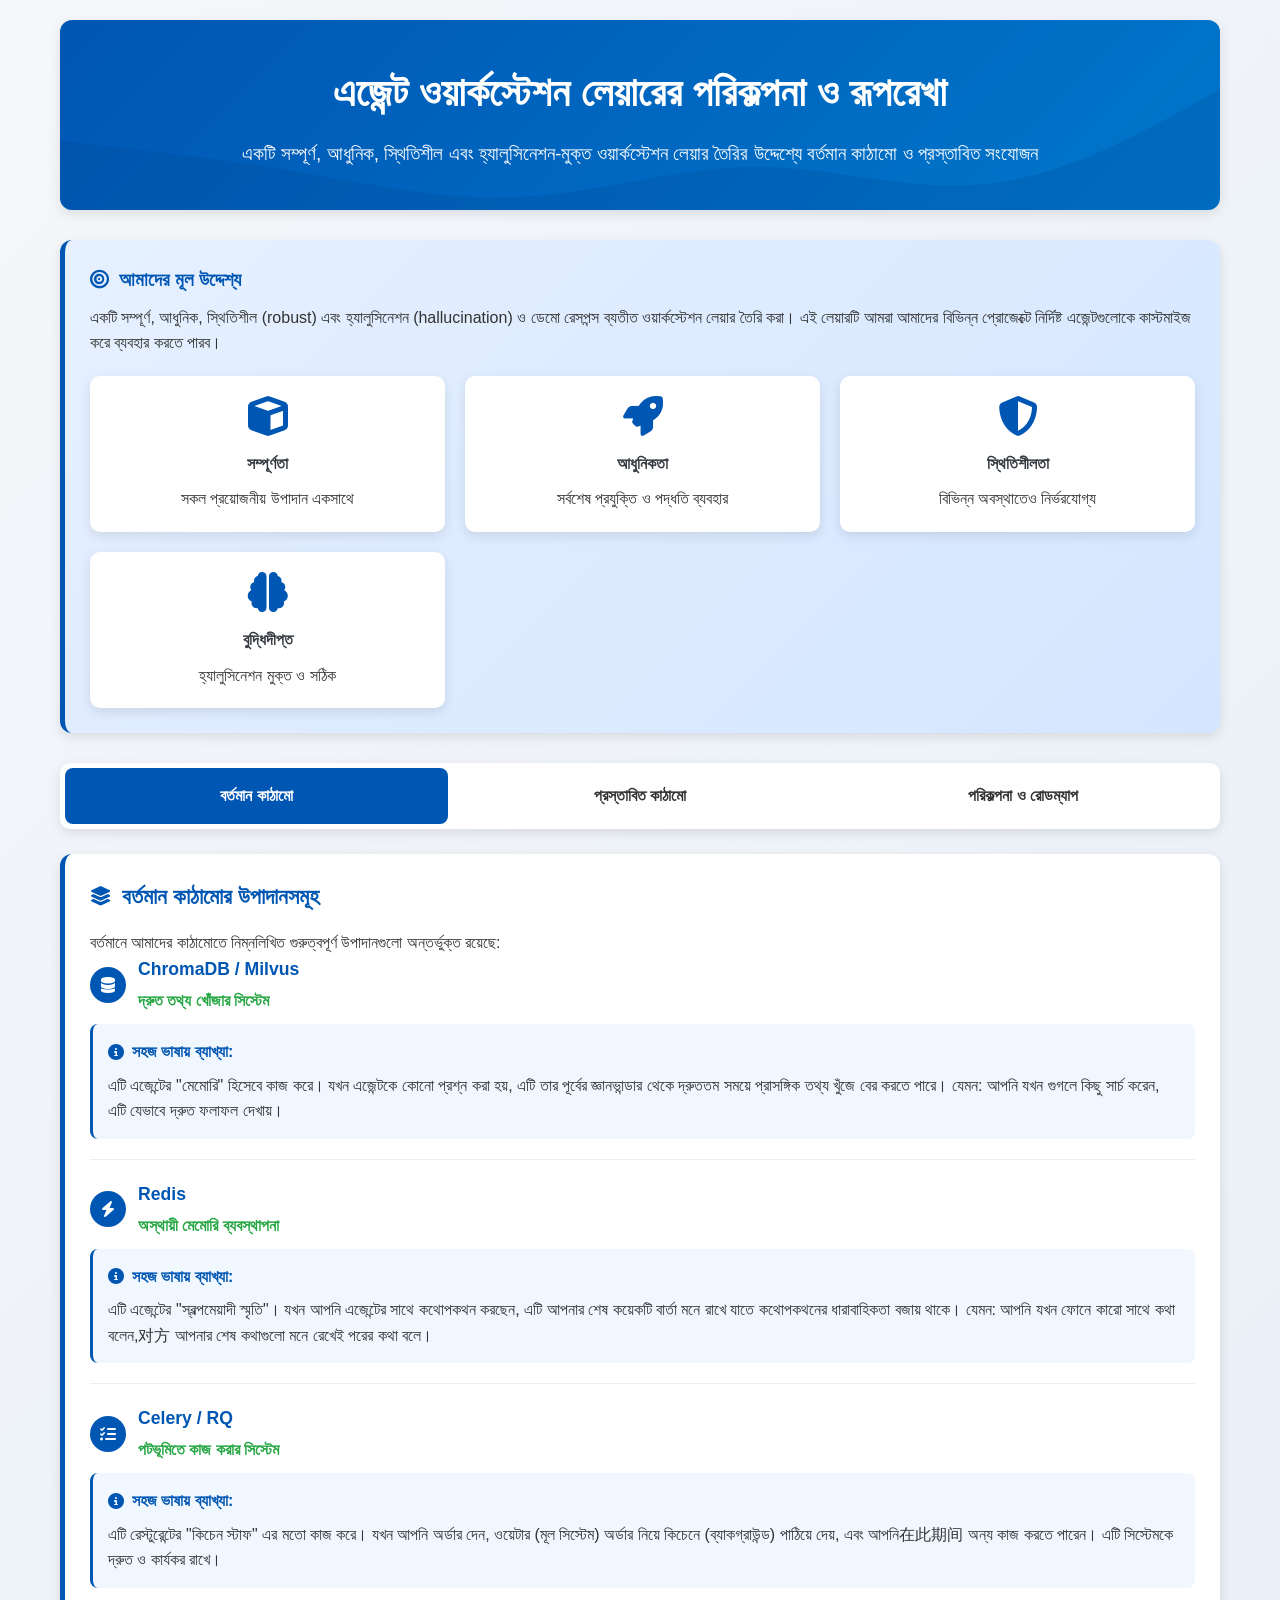
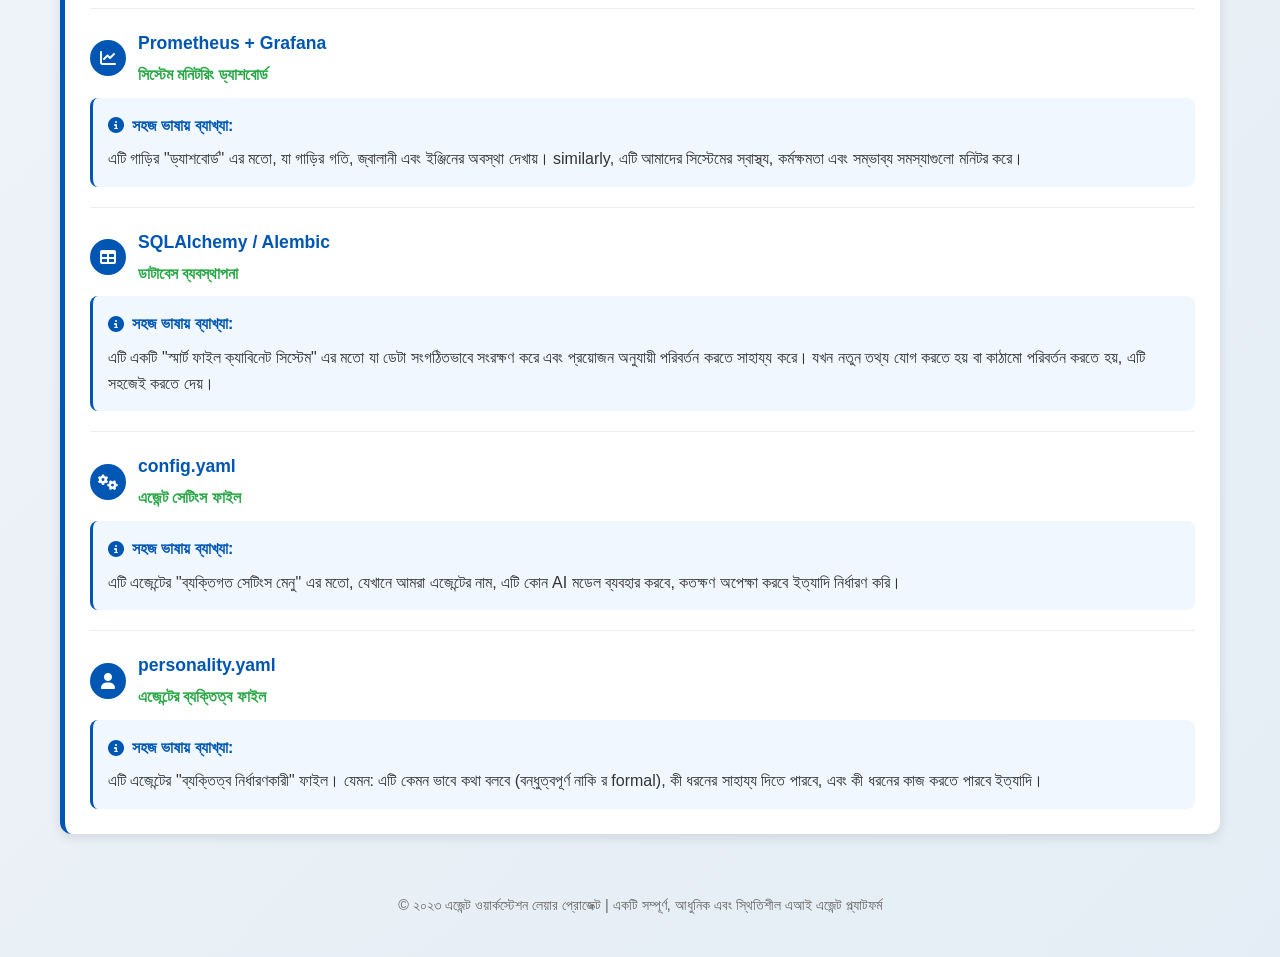
<file: ওয়ার্কস্টেশন/deepseek.html>
<!DOCTYPE html>
<html lang="bn">
<head>
    <meta charset="UTF-8">
    <meta name="viewport" content="width=device-width, initial-scale=1.0">
    <title>এজেন্ট ওয়ার্কস্টেশন লেয়ার: বর্তমান ও প্রস্তাবিত কাঠামো</title>
    <link rel="stylesheet" href="https://cdnjs.cloudflare.com/ajax/libs/font-awesome/6.4.0/css/all.min.css">
    <style>
        :root {
            --primary: #0056b3;
            --secondary: #28a745;
            --light: #f8f9fa;
            --dark: #343a40;
            --shadow: 0 4px 12px rgba(0, 0, 0, 0.1);
        }
        
        * {
            margin: 0;
            padding: 0;
            box-sizing: border-box;
            font-family: 'Segoe UI', Tahoma, Geneva, Verdana, sans-serif;
        }
        
        body {
            background: linear-gradient(135deg, #f5f7fa 0%, #e4edf5 100%);
            color: #333;
            line-height: 1.6;
            padding: 0;
            margin: 0;
        }
        
        .container {
            max-width: 1200px;
            margin: 0 auto;
            padding: 20px;
        }
        
        header {
            background: linear-gradient(135deg, var(--primary) 0%, #0077cc 100%);
            color: white;
            padding: 40px 20px;
            text-align: center;
            border-radius: 12px;
            margin-bottom: 30px;
            box-shadow: var(--shadow);
            position: relative;
            overflow: hidden;
        }
        
        header::before {
            content: "";
            position: absolute;
            top: 0;
            left: 0;
            right: 0;
            bottom: 0;
            background: url('data:image/svg+xml;utf8,<svg xmlns="http://www.w3.org/2000/svg" viewBox="0 0 1440 320"><path fill="%23004488" fill-opacity="0.2" d="M0,192L48,197.3C96,203,192,213,288,229.3C384,245,480,267,576,261.3C672,256,768,224,864,224C960,224,1056,256,1152,245.3C1248,235,1344,181,1392,154.7L1440,128L1440,320L1392,320C1344,320,1248,320,1152,320C1056,320,960,320,864,320C768,320,672,320,576,320C480,320,384,320,288,320C192,320,96,320,48,320L0,320Z"></path></svg>');
            background-size: cover;
            background-position: center;
        }
        
        header h1 {
            font-size: 2.5rem;
            margin-bottom: 15px;
            position: relative;
        }
        
        header p {
            font-size: 1.2rem;
            max-width: 800px;
            margin: 0 auto;
            position: relative;
        }
        
        .tabs {
            display: flex;
            margin-bottom: 25px;
            background: white;
            border-radius: 10px;
            padding: 5px;
            box-shadow: var(--shadow);
        }
        
        .tab {
            flex: 1;
            text-align: center;
            padding: 15px;
            cursor: pointer;
            border-radius: 8px;
            transition: all 0.3s ease;
            font-weight: 600;
        }
        
        .tab.active {
            background: var(--primary);
            color: white;
        }
        
        .tab-content {
            display: none;
        }
        
        .tab-content.active {
            display: block;
            animation: fadeIn 0.5s ease;
        }
        
        @keyframes fadeIn {
            from { opacity: 0; transform: translateY(10px); }
            to { opacity: 1; transform: translateY(0); }
        }
        
        .card {
            background: white;
            border-radius: 12px;
            padding: 25px;
            margin-bottom: 25px;
            box-shadow: var(--shadow);
            transition: transform 0.3s ease, box-shadow 0.3s ease;
            border-left: 5px solid var(--primary);
        }
        
        .card:hover {
            transform: translateY(-5px);
            box-shadow: 0 8px 16px rgba(0, 0, 0, 0.15);
        }
        
        .card h3 {
            color: var(--primary);
            margin-bottom: 15px;
            display: flex;
            align-items: center;
            font-size: 1.4rem;
        }
        
        .card h3 i {
            margin-right: 10px;
            font-size: 1.2rem;
        }
        
        .card ul {
            list-style-type: none;
            padding-left: 0;
        }
        
        .card li {
            margin-bottom: 20px;
            padding-bottom: 20px;
            border-bottom: 1px solid #eee;
        }
        
        .card li:last-child {
            margin-bottom: 0;
            padding-bottom: 0;
            border-bottom: none;
        }
        
        .component-title {
            display: flex;
            align-items: center;
            margin-bottom: 10px;
        }
        
        .component-title i {
            background: var(--primary);
            color: white;
            width: 36px;
            height: 36px;
            border-radius: 50%;
            display: flex;
            align-items: center;
            justify-content: center;
            margin-right: 12px;
            font-size: 1rem;
        }
        
        .tech-term {
            font-weight: 700;
            color: var(--primary);
            margin-bottom: 5px;
            font-size: 1.1rem;
        }
        
        .explanation {
            background: #f0f7ff;
            padding: 15px;
            border-radius: 8px;
            margin-top: 10px;
            border-left: 3px solid var(--primary);
        }
        
        .explanation h4 {
            color: var(--primary);
            margin-bottom: 8px;
            display: flex;
            align-items: center;
        }
        
        .explanation h4 i {
            margin-right: 8px;
        }
        
        .green-text {
            color: var(--secondary);
            font-weight: 600;
        }
        
        .note {
            background: linear-gradient(135deg, #e6f0ff 0%, #d4e6ff 100%);
            padding: 25px;
            border-radius: 12px;
            margin-bottom: 30px;
            border-left: 5px solid var(--primary);
            box-shadow: var(--shadow);
        }
        
        .note h3 {
            color: var(--primary);
            margin-bottom: 10px;
            display: flex;
            align-items: center;
        }
        
        .note h3 i {
            margin-right: 10px;
        }
        
        .objective-grid {
            display: grid;
            grid-template-columns: repeat(auto-fit, minmax(280px, 1fr));
            gap: 20px;
            margin-top: 20px;
        }
        
        .objective-item {
            background: white;
            padding: 20px;
            border-radius: 10px;
            text-align: center;
            box-shadow: var(--shadow);
            transition: transform 0.3s ease;
        }
        
        .objective-item:hover {
            transform: translateY(-5px);
        }
        
        .objective-item i {
            font-size: 2.5rem;
            color: var(--primary);
            margin-bottom: 15px;
        }
        
        .objective-item h4 {
            color: var(--dark);
            margin-bottom: 10px;
        }
        
        footer {
            text-align: center;
            margin-top: 40px;
            padding: 20px;
            color: #666;
            font-size: 0.9rem;
        }
        
        @media (max-width: 768px) {
            .tabs {
                flex-direction: column;
            }
            
            header h1 {
                font-size: 1.8rem;
            }
            
            header p {
                font-size: 1rem;
            }
            
            .objective-grid {
                grid-template-columns: 1fr;
            }
        }
    </style>
</head>
<body>
    <div class="container">
        <header>
            <h1>এজেন্ট ওয়ার্কস্টেশন লেয়ারের পরিকল্পনা ও রূপরেখা</h1>
            <p>একটি সম্পূর্ণ, আধুনিক, স্থিতিশীল এবং হ্যালুসিনেশন-মুক্ত ওয়ার্কস্টেশন লেয়ার তৈরির উদ্দেশ্যে বর্তমান কাঠামো ও প্রস্তাবিত সংযোজন</p>
        </header>

        <div class="note">
            <h3><i class="fas fa-bullseye"></i> আমাদের মূল উদ্দেশ্য</h3>
            <p>একটি সম্পূর্ণ, আধুনিক, স্থিতিশীল (robust) এবং হ্যালুসিনেশন (hallucination) ও ডেমো রেসপন্স ব্যতীত ওয়ার্কস্টেশন লেয়ার তৈরি করা। এই লেয়ারটি আমরা আমাদের বিভিন্ন প্রোজেক্টে নির্দিষ্ট এজেন্টগুলোকে কাস্টমাইজ করে ব্যবহার করতে পারব।</p>
            
            <div class="objective-grid">
                <div class="objective-item">
                    <i class="fas fa-cube"></i>
                    <h4>সম্পূর্ণতা</h4>
                    <p>সকল প্রয়োজনীয় উপাদান একসাথে</p>
                </div>
                <div class="objective-item">
                    <i class="fas fa-rocket"></i>
                    <h4>আধুনিকতা</h4>
                    <p>সর্বশেষ প্রযুক্তি ও পদ্ধতি ব্যবহার</p>
                </div>
                <div class="objective-item">
                    <i class="fas fa-shield-alt"></i>
                    <h4>স্থিতিশীলতা</h4>
                    <p>বিভিন্ন অবস্থাতেও নির্ভরযোগ্য</p>
                </div>
                <div class="objective-item">
                    <i class="fas fa-brain"></i>
                    <h4>বুদ্ধিদীপ্ত</h4>
                    <p>হ্যালুসিনেশন মুক্ত ও সঠিক</p>
                </div>
            </div>
        </div>

        <div class="tabs">
            <div class="tab active" data-tab="current">বর্তমান কাঠামো</div>
            <div class="tab" data-tab="proposed">প্রস্তাবিত কাঠামো</div>
            <div class="tab" data-tab="planning">পরিকল্পনা ও রোডম্যাপ</div>
        </div>

        <div class="tab-content active" id="current">
            <div class="card">
                <h3><i class="fas fa-layer-group"></i> বর্তমান কাঠামোর উপাদানসমূহ</h3>
                <p>বর্তমানে আমাদের কাঠামোতে নিম্নলিখিত গুরুত্বপূর্ণ উপাদানগুলো অন্তর্ভুক্ত রয়েছে:</p>
                
                <ul>
                    <li>
                        <div class="component-title">
                            <i class="fas fa-database"></i>
                            <div>
                                <div class="tech-term">ChromaDB / Milvus</div>
                                <div class="green-text">দ্রুত তথ্য খোঁজার সিস্টেম</div>
                            </div>
                        </div>
                        <div class="explanation">
                            <h4><i class="fas fa-info-circle"></i> সহজ ভাষায় ব্যাখ্যা:</h4>
                            <p>এটি এজেন্টের "মেমোরি" হিসেবে কাজ করে। যখন এজেন্টকে কোনো প্রশ্ন করা হয়, এটি তার পূর্বের জ্ঞানভান্ডার থেকে দ্রুততম সময়ে প্রাসঙ্গিক তথ্য খুঁজে বের করতে পারে। যেমন: আপনি যখন গুগলে কিছু সার্চ করেন, এটি যেভাবে দ্রুত ফলাফল দেখায়।</p>
                        </div>
                    </li>
                    
                    <li>
                        <div class="component-title">
                            <i class="fas fa-bolt"></i>
                            <div>
                                <div class="tech-term">Redis</div>
                                <div class="green-text">অস্থায়ী মেমোরি ব্যবস্থাপনা</div>
                            </div>
                        </div>
                        <div class="explanation">
                            <h4><i class="fas fa-info-circle"></i> সহজ ভাষায় ব্যাখ্যা:</h4>
                            <p>এটি এজেন্টের "স্বল্পমেয়াদী স্মৃতি"। যখন আপনি এজেন্টের সাথে কথোপকথন করছেন, এটি আপনার শেষ কয়েকটি বার্তা মনে রাখে যাতে কথোপকথনের ধারাবাহিকতা বজায় থাকে। যেমন: আপনি যখন ফোনে কারো সাথে কথা বলেন,对方 আপনার শেষ কথাগুলো মনে রেখেই পরের কথা বলে।</p>
                        </div>
                    </li>
                    
                    <li>
                        <div class="component-title">
                            <i class="fas fa-tasks"></i>
                            <div>
                                <div class="tech-term">Celery / RQ</div>
                                <div class="green-text">পটভূমিতে কাজ করার সিস্টেম</div>
                            </div>
                        </div>
                        <div class="explanation">
                            <h4><i class="fas fa-info-circle"></i> সহজ ভাষায় ব্যাখ্যা:</h4>
                            <p>এটি রেস্টুরেন্টের "কিচেন স্টাফ" এর মতো কাজ করে। যখন আপনি অর্ডার দেন, ওয়েটার (মূল সিস্টেম) অর্ডার নিয়ে কিচেনে (ব্যাকগ্রাউন্ড) পাঠিয়ে দেয়, এবং আপনি在此期间 অন্য কাজ করতে পারেন। এটি সিস্টেমকে দ্রুত ও কার্যকর রাখে।</p>
                        </div>
                    </li>
                    
                    <li>
                        <div class="component-title">
                            <i class="fas fa-chart-line"></i>
                            <div>
                                <div class="tech-term">Prometheus + Grafana</div>
                                <div class="green-text">সিস্টেম মনিটরিং ড্যাশবোর্ড</div>
                            </div>
                        </div>
                        <div class="explanation">
                            <h4><i class="fas fa-info-circle"></i> সহজ ভাষায় ব্যাখ্যা:</h4>
                            <p>এটি গাড়ির "ড্যাশবোর্ড" এর মতো, যা গাড়ির গতি, জ্বালানী এবং ইঞ্জিনের অবস্থা দেখায়। similarly, এটি আমাদের সিস্টেমের স্বাস্থ্য, কর্মক্ষমতা এবং সম্ভাব্য সমস্যাগুলো মনিটর করে।</p>
                        </div>
                    </li>
                    
                    <li>
                        <div class="component-title">
                            <i class="fas fa-table"></i>
                            <div>
                                <div class="tech-term">SQLAlchemy / Alembic</div>
                                <div class="green-text">ডাটাবেস ব্যবস্থাপনা</div>
                            </div>
                        </div>
                        <div class="explanation">
                            <h4><i class="fas fa-info-circle"></i> সহজ ভাষায় ব্যাখ্যা:</h4>
                            <p>এটি একটি "স্মার্ট ফাইল ক্যাবিনেট সিস্টেম" এর মতো যা ডেটা সংগঠিতভাবে সংরক্ষণ করে এবং প্রয়োজন অনুযায়ী পরিবর্তন করতে সাহায্য করে। যখন নতুন তথ্য যোগ করতে হয় বা কাঠামো পরিবর্তন করতে হয়, এটি সহজেই করতে দেয়।</p>
                        </div>
                    </li>
                    
                    <li>
                        <div class="component-title">
                            <i class="fas fa-cogs"></i>
                            <div>
                                <div class="tech-term">config.yaml</div>
                                <div class="green-text">এজেন্ট সেটিংস ফাইল</div>
                            </div>
                        </div>
                        <div class="explanation">
                            <h4><i class="fas fa-info-circle"></i> সহজ ভাষায় ব্যাখ্যা:</h4>
                            <p>এটি এজেন্টের "ব্যক্তিগত সেটিংস মেনু" এর মতো, যেখানে আমরা এজেন্টের নাম, এটি কোন AI মডেল ব্যবহার করবে, কতক্ষণ অপেক্ষা করবে ইত্যাদি নির্ধারণ করি।</p>
                        </div>
                    </li>
                    
                    <li>
                        <div class="component-title">
                            <i class="fas fa-user"></i>
                            <div>
                                <div class="tech-term">personality.yaml</div>
                                <div class="green-text">এজেন্টের ব্যক্তিত্ব ফাইল</div>
                            </div>
                        </div>
                        <div class="explanation">
                            <h4><i class="fas fa-info-circle"></i> সহজ ভাষায় ব্যাখ্যা:</h4>
                            <p>এটি এজেন্টের "ব্যক্তিত্ব নির্ধারণকারী" ফাইল। যেমন: এটি কেমন ভাবে কথা বলবে (বন্ধুত্বপূর্ণ নাকি র formal), কী ধরনের সাহায্য দিতে পারবে, এবং কী ধরনের কাজ করতে পারবে ইত্যাদি।</p>
                        </div>
                    </li>
                </ul>
            </div>
        </div>

        <div class="tab-content" id="proposed">
            <div class="card">
                <h3><i class="fas fa-plus-circle"></i> প্রস্তাবিত উন্নতিসমূহ</h3>
                <p>আমাদের উদ্দেশ্য অর্জনের জন্য বর্তমান কাঠামোর সাথে প্রস্তাবিত অতিরিক্ত উপাদানসমূহ:</p>
                
                <ul>
                    <li>
                        <div class="component-title">
                            <i class="fas fa-search-plus"></i>
                            <div>
                                <div class="tech-term">RAG (Retrieval-Augmented Generation) Pipeline</div>
                                <div class="green-text">স্মার্ট তথ্য সংগ্রহ ও উত্তর প্রস্তুতকরণ</div>
                            </div>
                        </div>
                        <div class="explanation">
                            <h4><i class="fas fa-info-circle"></i> সহজ ভাষায় ব্যাখ্যা:</h4>
                            <p>এটি একটি "স্মার্ট রিসার্চ অ্যাসিসটেন্ট" এর মতো কাজ করবে। যখন এজেন্টকে কোনো প্রশ্ন করা হবে, এটি প্রথমে তার জ্ঞানভান্ডার থেকে প্রাসঙ্গিক তথ্য সংগ্রহ করবে, তারপর সেই তথ্য ব্যবহার করে সঠিক ও প্রাসঙ্গিক উত্তর তৈরি করবে। এটি ভুল তথ্য বা গল্প তৈরি করা (হ্যালুসিনেশন) কমাবে।</p>
                        </div>
                    </li>
                    
                    <li>
                        <div class="component-title">
                            <i class="fas fa-filter"></i>
                            <div>
                                <div class="tech-term">Input/Output Validation & Sanitization Layer</div>
                                <div class="green-text">ইনপুট/আউটপুট পরীক্ষা ও পরিষ্কারকরণ</div>
                            </div>
                        </div>
                        <div class="explanation">
                            <h4><i class="fas fa-info-circle"></i> সহজ ভাষায় ব্যাখ্যা:</h4>
                            <p>এটি একটি "সিকিউরিটি গার্ড" এর মতো কাজ করবে, যা এজেন্টের কাছে আসা সকল তথ্য পরীক্ষা করবে ক্ষতিকারক কিনা এবং এজেন্টের দেওয়া উত্তরগুলোও পরীক্ষা করবে সঠিক ও নিরাপদ কিনা। এটি সিস্টেমকে হ্যাকারদের থেকে রক্ষা করবে এবং ভুল উত্তর দেওয়া থেকে বিরত রাখবে।</p>
                        </div>
                    </li>
                    
                    <li>
                        <div class="component-title">
                            <i class="fas fa-route"></i>
                            <div>
                                <div class="tech-term">Model Abstraction/Routing Layer</div>
                                <div class="green-text">একাধিক AI মডেল ব্যবস্থাপনা</div>
                            </div>
                        </div>
                        <div class="explanation">
                            <h4><i class="fas fa-info-circle"></i> সহজ ভাষায় ব্যাখ্যা:</h4>
                            <p>এটি একটি "স্মার্ট সুইচবোর্ড" এর মতো কাজ করবে যা বিভিন্ন AI মডেল (যেমন: OpenAI, Gemini) এর মধ্যে সংযোগ স্থাপন করবে। যদি একটি মডেল কাজ না করে বা খুব ধীর গতির হয়, এটি স্বয়ংক্রিয়ভাবে অন্য একটি মডেলে সুইচ করবে, যেমন বিদ্যুত চলে গেলে জেনারেটর চালু হয়।</p>
                        </div>
                    </li>
                    
                    <li>
                        <div class="component-title">
                            <i class="fas fa-history"></i>
                            <div>
                                <div class="tech-term">Versioning & Rollback System</div>
                                <div class="green-text">এজেন্ট সংস্করণ নিয়ন্ত্রণ</div>
                            </div>
                        </div>
                        <div class="explanation">
                            <h4><i class="fas fa-info-circle"></i> সহজ ভাষায় ব্যাখ্যা:</h4>
                            <p>এটি "টাইম মেশিন" এর মতো কাজ করবে। যদি এজেন্টের নতুন আপডেটে কোনো সমস্যা হয়, আমরা সহজেই পূর্বের স্ট্যাবল ভার্সনে ফিরে যেতে পারব। যেমন: মোবাইল অ্যাপ আপডেটে সমস্যা হলে পুরোনো ভার্সনে ফিরে যাওয়া।</p>
                        </div>
                    </li>
                    
                    <li>
                        <div class="component-title">
                            <i class="fas fa-tools"></i>
                            <div>
                                <div class="tech-term">Tool & Function Calling Orchestrator</div>
                                <div class="green-text">এজেন্ট টুলস ব্যবস্থাপনা</div>
                            </div>
                        </div>
                        <div class="explanation">
                            <h4><i class="fas fa-info-circle"></i> সহজ ভাষায় ব্যাখ্যা:</h4>
                            <p>এটি একটি "স্মার্ট টুলবক্স" এর মতো যা এজেন্টকে বিভিন্ন টুলস ব্যবহার করতে সাহায্য করবে। যেমন: ক্যালকুলেটর, ক্যালেন্ডার, ওয়েব ব্রাউজার ইত্যাদি। এটি নির্ধারণ করবে কোন টুল কখন এবং কীভাবে ব্যবহার করতে হবে।</p>
                        </div>
                    </li>
                    
                    <li>
                        <div class="component-title">
                            <i class="fas fa-comments"></i>
                            <div>
                                <div class="tech-term">Human-in-the-Loop (HITL) Feedback Mechanism</div>
                                <div class="green-text">মানুষের ফিডব্যাক সিস্টেম</div>
                            </div>
                        </div>
                        <div class="explanation">
                            <h4><i class="fas fa-info-circle"></i> সহজ ভাষায় ব্যাখ্যা:</h4>
                            <p>এটি একটি "রেটিং সিস্টেম" এর মতো কাজ করবে, যেখানে ব্যবহারকারীরা এজেন্টের উত্তরের quality like/dislike দিতে পারবে। এই রেটিং এজেন্টকে সময়ের সাথে আরও স্মার্ট এবং নির্ভুল হতে সাহায্য করবে।</p>
                        </div>
                    </li>
                </ul>
            </div>
        </div>

        <div class="tab-content" id="planning">
            <div class="card">
                <h3><i class="fas fa-map-signs"></i> বাস্তবায়ন পরিকল্পনা ও রোডম্যাপ</h3>
                <p>আমাদের লক্ষ্য অর্জনের জন্য ধাপে ধাপে পরিকল্পনা:</p>
                
                <ul>
                    <li>
                        <div class="component-title">
                            <i class="fas fa-flag"></i>
                            <div>
                                <div class="tech-term">ফেজ ১: বেসলাইন স্থাপন (১-২ সপ্তাহ)</div>
                                <div class="green-text">বর্তমান সিস্টেম মূল্যায়ন ও উন্নয়ন পরিবেশ সেটআপ</div>
                            </div>
                        </div>
                        <div class="explanation">
                            <h4><i class="fas fa-tasks"></i> কাজসমূহ:</h4>
                            <p>১. বর্তমান সকল উপাদান ডকুমেন্টেশন পর্যালোচনা<br>
                               ২. উন্নয়ন ও টেস্টিং environment সেটআপ<br>
                               ৩. বর্তমান সিস্টেমের performance বেঞ্চমার্ক নির্ধারণ</p>
                        </div>
                    </li>
                    
                    <li>
                        <div class="component-title">
                            <i class="fas fa-cogs"></i>
                            <div>
                                <div class="tech-term">ফেজ ২: কোর কম্পোনেন্ট উন্নয়ন (৩-৪ সপ্তাহ)</div>
                                <div class="green-text">প্রস্তাবিত নতুন উপাদানগুলোর প্রোটোটাইপ তৈরি</div>
                            </div>
                        </div>
                        <div class="explanation">
                            <h4><i class="fas fa-tasks"></i> কাজসমূহ:</h4>
                            <p>১. RAG পাইপলাইন ইমপ্লিমেন্টেশন<br>
                               ২. Input/Output Validation লেয়ার তৈরি<br>
                               ৩. Model Routing System ডেভেলপমেন্ট</p>
                        </div>
                    </li>
                    
                    <li>
                        <div class="component-title">
                            <i class="fas fa-puzzle-piece"></i>
                            <div>
                                <div class="tech-term">ফেজ ৩: ইন্টিগ্রেশন ও অপ্টিমাইজেশন (২-৩ সপ্তাহ)</div>
                                <div class="green-text">সকল উপাদান একত্রিতকরণ ও performance optimization</div>
                            </div>
                        </div>
                        <div class="explanation">
                            <h4><i class="fas fa-tasks"></i> কাজসমূহ:</h4>
                            <p>১. সকল কম্পোনেন্ট ইন্টিগ্রেশন<br>
                               ২. এন্ড-টু-এন্ড টেস্টিং<br>
                               ৩. Performance tuning ও scalability testing</p>
                        </div>
                    </li>
                    
                    <li>
                        <div class="component-title">
                            <i class="fas fa-vial"></i>
                            <div>
                                <div class="tech-term">ফেজ ৪: টেস্টিং ও refinement (২ সপ্তাহ)</div>
                                <div class="green-text">বিস্তারিত টেস্টিং এবং ব্যবহারকারী ফিডব্যাক সংগ্রহ</div>
                            </div>
                        </div>
                        <div class="explanation">
                            <h4><i class="fas fa-tasks"></i> কাজসমূহ:</h4>
                            <p>১. ইউজার এক্সপেরিয়েন্স টেস্টিং<br>
                               ২. Security ও stability টেস্টিং<br>
                               ৩. ব্যবহারকারী ফিডব্যাক অনুযায়ী refinement</p>
                        </div>
                    </li>
                    
                    <li>
                        <div class="component-title">
                            <i class="fas fa-rocket"></i>
                            <div>
                                <div class="tech-term">ফেজ ৫: ডেপ্লয়মেন্ট ও মনিটরিং (১ সপ্তাহ)</div>
                                <div class="green-text">প্রডাকশন environment এ ডেপ্লয় এবং continuous monitoring</div>
                            </div>
                        </div>
                        <div class="explanation">
                            <h4><i class="fas fa-tasks"></i> কাজসমূহ:</h4>
                            <p>১. Production environment এ ডেপ্লয়<br>
                               ২. Monitoring ও alerting সিস্টেম সক্রিয়করণ<br>
                               ৩. ডকুমেন্টেশন ফাইনালাইজেশন</p>
                        </div>
                    </li>
                </ul>
            </div>
        </div>

        <footer>
            <p>© ২০২৩ এজেন্ট ওয়ার্কস্টেশন লেয়ার প্রোজেক্ট | একটি সম্পূর্ণ, আধুনিক এবং স্থিতিশীল এআই এজেন্ট প্ল্যাটফর্ম</p>
        </footer>
    </div>

    <script>
        document.addEventListener('DOMContentLoaded', function() {
            const tabs = document.querySelectorAll('.tab');
            
            tabs.forEach(tab => {
                tab.addEventListener('click', () => {
                    // Remove active class from all tabs and contents
                    document.querySelectorAll('.tab').forEach(t => t.classList.remove('active'));
                    document.querySelectorAll('.tab-content').forEach(c => c.classList.remove('active'));
                    
                    // Add active class to clicked tab
                    tab.classList.add('active');
                    
                    // Show corresponding content
                    const tabId = tab.getAttribute('data-tab');
                    document.getElementById(tabId).classList.add('active');
                });
            });
        });
    </script>
</body>
</html>
</file>
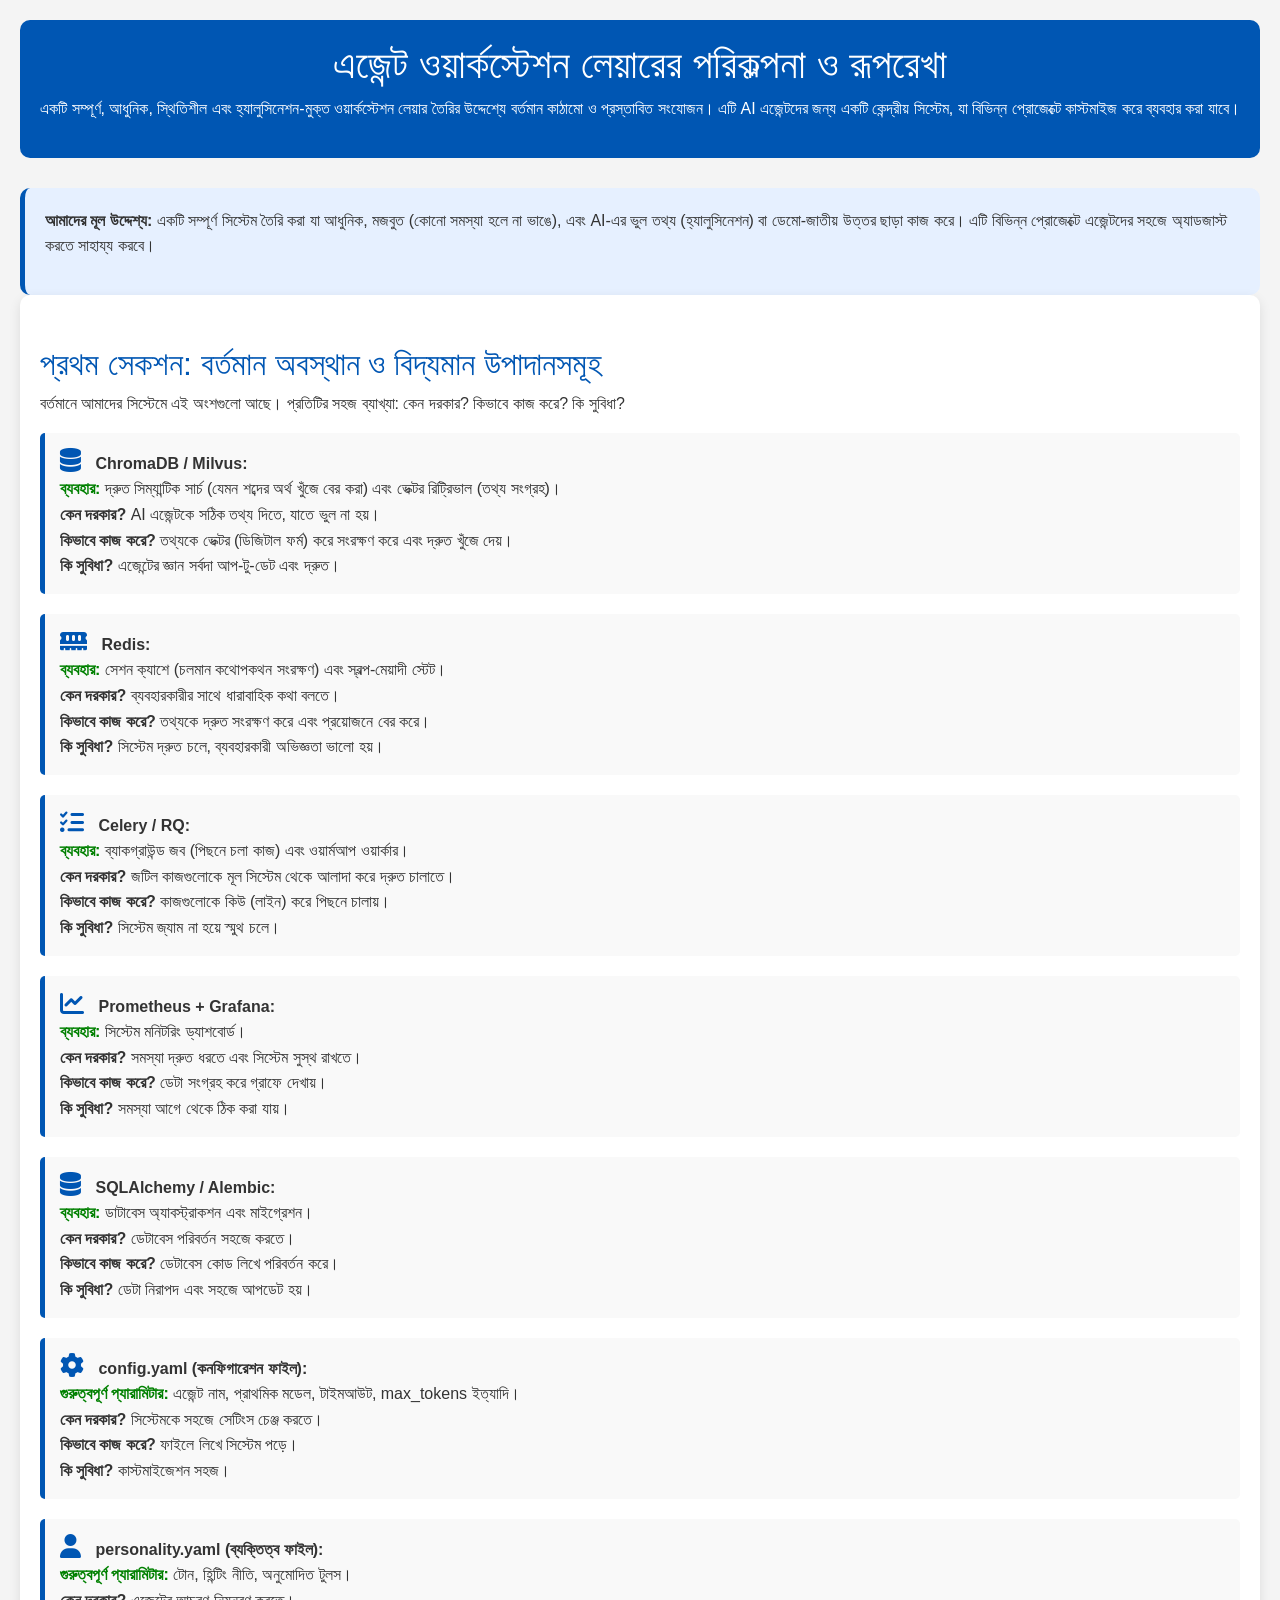
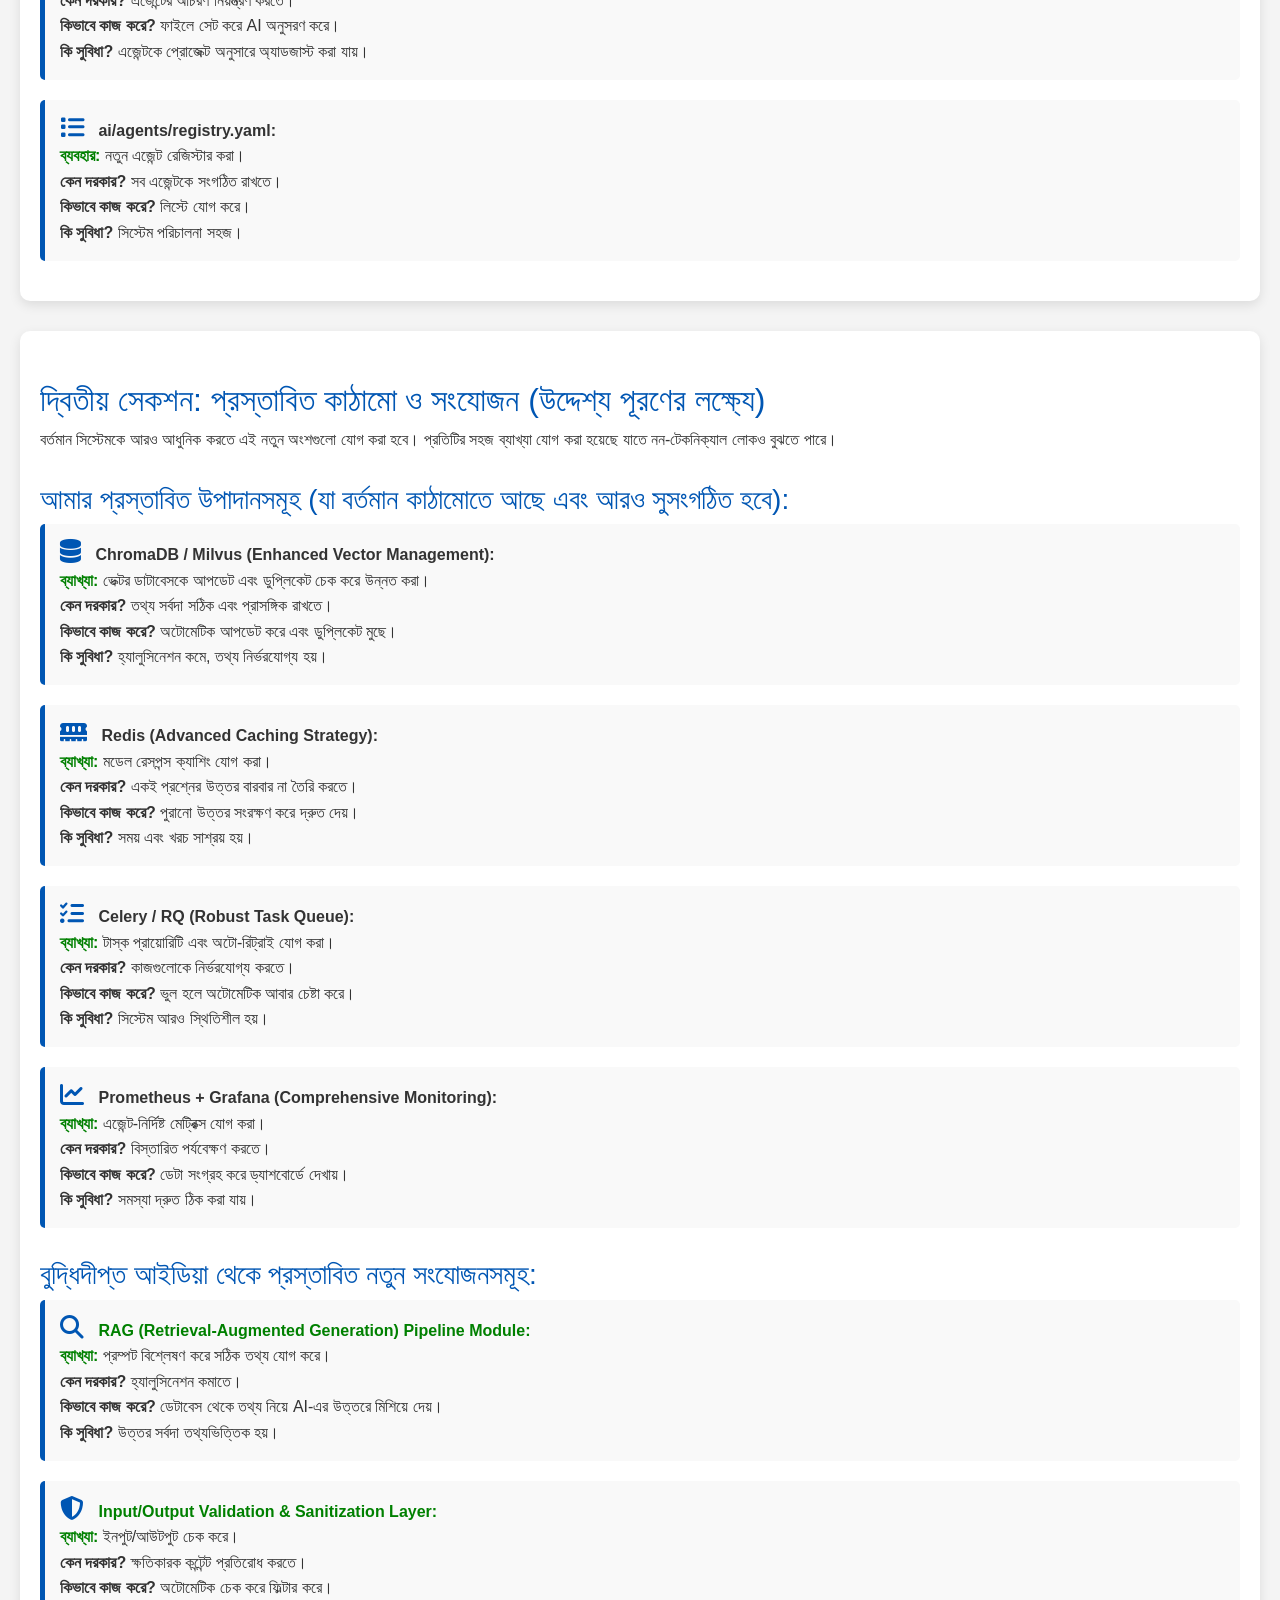
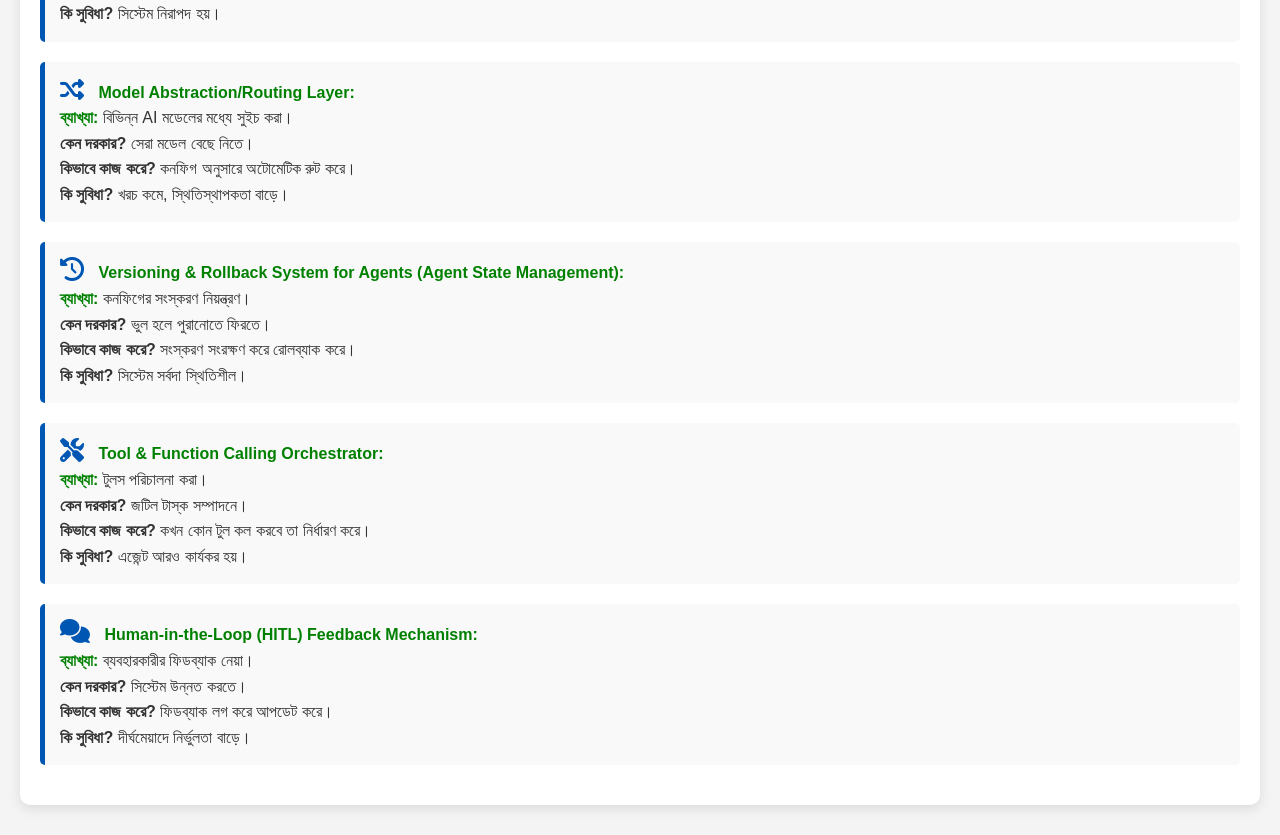
<file: ওয়ার্কস্টেশন/grok.html>
<!DOCTYPE html>
<html lang="bn">
<head>
    <meta charset="UTF-8">
    <meta name="viewport" content="width=device-width, initial-scale=1.0">
    <title>এজেন্ট ওয়ার্কস্টেশন লেয়ার: বর্তমান ও প্রস্তাবিত কাঠামো</title>
    <link href="https://cdn.jsdelivr.net/npm/bootstrap@5.3.0/dist/css/bootstrap.min.css" rel="stylesheet">
    <link href="https://cdnjs.cloudflare.com/ajax/libs/font-awesome/6.4.0/css/all.min.css" rel="stylesheet">
    <style>
        body {
            font-family: 'Arial', sans-serif;
            line-height: 1.6;
            margin: 20px;
            background-color: #f4f4f4;
            color: #333;
        }
        header {
            text-align: center;
            padding: 20px;
            background-color: #0056b3;
            color: white;
            border-radius: 10px;
            margin-bottom: 30px;
        }
        h2, h3 {
            color: #0056b3;
            margin-top: 30px;
        }
        .section {
            background-color: white;
            padding: 20px;
            border-radius: 10px;
            box-shadow: 0 4px 12px rgba(0, 0, 0, 0.1);
            margin-bottom: 30px;
        }
        ul {
            list-style-type: none;
            padding-left: 0;
        }
        li {
            margin-bottom: 20px;
            padding: 15px;
            border-left: 5px solid #0056b3;
            background-color: #f9f9f9;
            border-radius: 5px;
        }
        .green-text {
            color: green;
            font-weight: bold;
        }
        .note {
            margin-top: 20px;
            padding: 20px;
            border-left: 5px solid #0056b3;
            background-color: #e6f0ff;
            border-radius: 10px;
        }
        .icon {
            font-size: 1.5em;
            margin-right: 10px;
            color: #0056b3;
        }
    </style>
</head>
<body>

    <header>
        <h1>এজেন্ট ওয়ার্কস্টেশন লেয়ারের পরিকল্পনা ও রূপরেখা</h1>
        <p>একটি সম্পূর্ণ, আধুনিক, স্থিতিশীল এবং হ্যালুসিনেশন-মুক্ত ওয়ার্কস্টেশন লেয়ার তৈরির উদ্দেশ্যে বর্তমান কাঠামো ও প্রস্তাবিত সংযোজন। এটি AI এজেন্টদের জন্য একটি কেন্দ্রীয় সিস্টেম, যা বিভিন্ন প্রোজেক্টে কাস্টমাইজ করে ব্যবহার করা যাবে।</p>
    </header>

    <div class="note">
        <p><strong>আমাদের মূল উদ্দেশ্য:</strong> একটি সম্পূর্ণ সিস্টেম তৈরি করা যা আধুনিক, মজবুত (কোনো সমস্যা হলে না ভাঙে), এবং AI-এর ভুল তথ্য (হ্যালুসিনেশন) বা ডেমো-জাতীয় উত্তর ছাড়া কাজ করে। এটি বিভিন্ন প্রোজেক্টে এজেন্টদের সহজে অ্যাডজাস্ট করতে সাহায্য করবে।</p>
    </div>

    <div class="section">
        <h2>প্রথম সেকশন: বর্তমান অবস্থান ও বিদ্যমান উপাদানসমূহ</h2>
        <p>বর্তমানে আমাদের সিস্টেমে এই অংশগুলো আছে। প্রতিটির সহজ ব্যাখ্যা: কেন দরকার? কিভাবে কাজ করে? কি সুবিধা?</p>
        <ul>
            <li>
                <i class="fas fa-database icon"></i>
                <strong>ChromaDB / Milvus:</strong>
                <br>
                <span class="green-text">ব্যবহার:</span> দ্রুত সিম্যান্টিক সার্চ (যেমন শব্দের অর্থ খুঁজে বের করা) এবং ভেক্টর রিট্রিভাল (তথ্য সংগ্রহ)।
                <br>
                <strong>কেন দরকার?</strong> AI এজেন্টকে সঠিক তথ্য দিতে, যাতে ভুল না হয়।
                <br>
                <strong>কিভাবে কাজ করে?</strong> তথ্যকে ভেক্টর (ডিজিটাল ফর্ম) করে সংরক্ষণ করে এবং দ্রুত খুঁজে দেয়।
                <br>
                <strong>কি সুবিধা?</strong> এজেন্টের জ্ঞান সর্বদা আপ-টু-ডেট এবং দ্রুত।
            </li>
            <li>
                <i class="fas fa-memory icon"></i>
                <strong>Redis:</strong>
                <br>
                <span class="green-text">ব্যবহার:</span> সেশন ক্যাশে (চলমান কথোপকথন সংরক্ষণ) এবং স্বল্প-মেয়াদী স্টেট।
                <br>
                <strong>কেন দরকার?</strong> ব্যবহারকারীর সাথে ধারাবাহিক কথা বলতে।
                <br>
                <strong>কিভাবে কাজ করে?</strong> তথ্যকে দ্রুত সংরক্ষণ করে এবং প্রয়োজনে বের করে।
                <br>
                <strong>কি সুবিধা?</strong> সিস্টেম দ্রুত চলে, ব্যবহারকারী অভিজ্ঞতা ভালো হয়।
            </li>
            <li>
                <i class="fas fa-tasks icon"></i>
                <strong>Celery / RQ:</strong>
                <br>
                <span class="green-text">ব্যবহার:</span> ব্যাকগ্রাউন্ড জব (পিছনে চলা কাজ) এবং ওয়ার্মআপ ওয়ার্কার।
                <br>
                <strong>কেন দরকার?</strong> জটিল কাজগুলোকে মূল সিস্টেম থেকে আলাদা করে দ্রুত চালাতে।
                <br>
                <strong>কিভাবে কাজ করে?</strong> কাজগুলোকে কিউ (লাইন) করে পিছনে চালায়।
                <br>
                <strong>কি সুবিধা?</strong> সিস্টেম জ্যাম না হয়ে স্মুথ চলে।
            </li>
            <li>
                <i class="fas fa-chart-line icon"></i>
                <strong>Prometheus + Grafana:</strong>
                <br>
                <span class="green-text">ব্যবহার:</span> সিস্টেম মনিটরিং ড্যাশবোর্ড।
                <br>
                <strong>কেন দরকার?</strong> সমস্যা দ্রুত ধরতে এবং সিস্টেম সুস্থ রাখতে।
                <br>
                <strong>কিভাবে কাজ করে?</strong> ডেটা সংগ্রহ করে গ্রাফে দেখায়।
                <br>
                <strong>কি সুবিধা?</strong> সমস্যা আগে থেকে ঠিক করা যায়।
            </li>
            <li>
                <i class="fas fa-database icon"></i>
                <strong>SQLAlchemy / Alembic:</strong>
                <br>
                <span class="green-text">ব্যবহার:</span> ডাটাবেস অ্যাবস্ট্রাকশন এবং মাইগ্রেশন।
                <br>
                <strong>কেন দরকার?</strong> ডেটাবেস পরিবর্তন সহজে করতে।
                <br>
                <strong>কিভাবে কাজ করে?</strong> ডেটাবেস কোড লিখে পরিবর্তন করে।
                <br>
                <strong>কি সুবিধা?</strong> ডেটা নিরাপদ এবং সহজে আপডেট হয়।
            </li>
            <li>
                <i class="fas fa-cog icon"></i>
                <strong>config.yaml (কনফিগারেশন ফাইল):</strong>
                <br>
                <span class="green-text">গুরুত্বপূর্ণ প্যারামিটার:</span> এজেন্ট নাম, প্রাথমিক মডেল, টাইমআউট, max_tokens ইত্যাদি।
                <br>
                <strong>কেন দরকার?</strong> সিস্টেমকে সহজে সেটিংস চেঞ্জ করতে।
                <br>
                <strong>কিভাবে কাজ করে?</strong> ফাইলে লিখে সিস্টেম পড়ে।
                <br>
                <strong>কি সুবিধা?</strong> কাস্টমাইজেশন সহজ।
            </li>
            <li>
                <i class="fas fa-user icon"></i>
                <strong>personality.yaml (ব্যক্তিত্ব ফাইল):</strong>
                <br>
                <span class="green-text">গুরুত্বপূর্ণ প্যারামিটার:</span> টোন, হিন্টিং নীতি, অনুমোদিত টুলস।
                <br>
                <strong>কেন দরকার?</strong> এজেন্টের আচরণ নিয়ন্ত্রণ করতে।
                <br>
                <strong>কিভাবে কাজ করে?</strong> ফাইলে সেট করে AI অনুসরণ করে।
                <br>
                <strong>কি সুবিধা?</strong> এজেন্টকে প্রোজেক্ট অনুসারে অ্যাডজাস্ট করা যায়।
            </li>
            <li>
                <i class="fas fa-list icon"></i>
                <strong>ai/agents/registry.yaml:</strong>
                <br>
                <span class="green-text">ব্যবহার:</span> নতুন এজেন্ট রেজিস্টার করা।
                <br>
                <strong>কেন দরকার?</strong> সব এজেন্টকে সংগঠিত রাখতে।
                <br>
                <strong>কিভাবে কাজ করে?</strong> লিস্টে যোগ করে।
                <br>
                <strong>কি সুবিধা?</strong> সিস্টেম পরিচালনা সহজ।
            </li>
        </ul>
    </div>

    <div class="section">
        <h2>দ্বিতীয় সেকশন: প্রস্তাবিত কাঠামো ও সংযোজন (উদ্দেশ্য পূরণের লক্ষ্যে)</h2>
        <p>বর্তমান সিস্টেমকে আরও আধুনিক করতে এই নতুন অংশগুলো যোগ করা হবে। প্রতিটির সহজ ব্যাখ্যা যোগ করা হয়েছে যাতে নন-টেকনিক্যাল লোকও বুঝতে পারে।</p>

        <h3>আমার প্রস্তাবিত উপাদানসমূহ (যা বর্তমান কাঠামোতে আছে এবং আরও সুসংগঠিত হবে):</h3>
        <ul>
            <li>
                <i class="fas fa-database icon"></i>
                <strong>ChromaDB / Milvus (Enhanced Vector Management):</strong>
                <br>
                <span class="green-text">ব্যাখ্যা:</span> ভেক্টর ডাটাবেসকে আপডেট এবং ডুপ্লিকেট চেক করে উন্নত করা।
                <br>
                <strong>কেন দরকার?</strong> তথ্য সর্বদা সঠিক এবং প্রাসঙ্গিক রাখতে।
                <br>
                <strong>কিভাবে কাজ করে?</strong> অটোমেটিক আপডেট করে এবং ডুপ্লিকেট মুছে।
                <br>
                <strong>কি সুবিধা?</strong> হ্যালুসিনেশন কমে, তথ্য নির্ভরযোগ্য হয়।
            </li>
            <li>
                <i class="fas fa-memory icon"></i>
                <strong>Redis (Advanced Caching Strategy):</strong>
                <br>
                <span class="green-text">ব্যাখ্যা:</span> মডেল রেসপন্স ক্যাশিং যোগ করা।
                <br>
                <strong>কেন দরকার?</strong> একই প্রশ্নের উত্তর বারবার না তৈরি করতে।
                <br>
                <strong>কিভাবে কাজ করে?</strong> পুরানো উত্তর সংরক্ষণ করে দ্রুত দেয়।
                <br>
                <strong>কি সুবিধা?</strong> সময় এবং খরচ সাশ্রয় হয়।
            </li>
            <li>
                <i class="fas fa-tasks icon"></i>
                <strong>Celery / RQ (Robust Task Queue):</strong>
                <br>
                <span class="green-text">ব্যাখ্যা:</span> টাস্ক প্রায়োরিটি এবং অটো-রিট্রাই যোগ করা।
                <br>
                <strong>কেন দরকার?</strong> কাজগুলোকে নির্ভরযোগ্য করতে।
                <br>
                <strong>কিভাবে কাজ করে?</strong> ভুল হলে অটোমেটিক আবার চেষ্টা করে।
                <br>
                <strong>কি সুবিধা?</strong> সিস্টেম আরও স্থিতিশীল হয়।
            </li>
            <li>
                <i class="fas fa-chart-line icon"></i>
                <strong>Prometheus + Grafana (Comprehensive Monitoring):</strong>
                <br>
                <span class="green-text">ব্যাখ্যা:</span> এজেন্ট-নির্দিষ্ট মেট্রিক্স যোগ করা।
                <br>
                <strong>কেন দরকার?</strong> বিস্তারিত পর্যবেক্ষণ করতে।
                <br>
                <strong>কিভাবে কাজ করে?</strong> ডেটা সংগ্রহ করে ড্যাশবোর্ডে দেখায়।
                <br>
                <strong>কি সুবিধা?</strong> সমস্যা দ্রুত ঠিক করা যায়।
            </li>
        </ul>

        <h3>বুদ্ধিদীপ্ত আইডিয়া থেকে প্রস্তাবিত নতুন সংযোজনসমূহ:</h3>
        <ul>
            <li>
                <i class="fas fa-search icon"></i>
                <span class="green-text"><strong>RAG (Retrieval-Augmented Generation) Pipeline Module:</strong></span>
                <br>
                <span class="green-text">ব্যাখ্যা:</span> প্রম্পট বিশ্লেষণ করে সঠিক তথ্য যোগ করে।
                <br>
                <strong>কেন দরকার?</strong> হ্যালুসিনেশন কমাতে।
                <br>
                <strong>কিভাবে কাজ করে?</strong> ডেটাবেস থেকে তথ্য নিয়ে AI-এর উত্তরে মিশিয়ে দেয়।
                <br>
                <strong>কি সুবিধা?</strong> উত্তর সর্বদা তথ্যভিত্তিক হয়।
            </li>
            <li>
                <i class="fas fa-shield-alt icon"></i>
                <span class="green-text"><strong>Input/Output Validation & Sanitization Layer:</strong></span>
                <br>
                <span class="green-text">ব্যাখ্যা:</span> ইনপুট/আউটপুট চেক করে।
                <br>
                <strong>কেন দরকার?</strong> ক্ষতিকারক কন্টেন্ট প্রতিরোধ করতে।
                <br>
                <strong>কিভাবে কাজ করে?</strong> অটোমেটিক চেক করে ফিল্টার করে।
                <br>
                <strong>কি সুবিধা?</strong> সিস্টেম নিরাপদ হয়।
            </li>
            <li>
                <i class="fas fa-random icon"></i>
                <span class="green-text"><strong>Model Abstraction/Routing Layer:</strong></span>
                <br>
                <span class="green-text">ব্যাখ্যা:</span> বিভিন্ন AI মডেলের মধ্যে সুইচ করা।
                <br>
                <strong>কেন দরকার?</strong> সেরা মডেল বেছে নিতে।
                <br>
                <strong>কিভাবে কাজ করে?</strong> কনফিগ অনুসারে অটোমেটিক রুট করে।
                <br>
                <strong>কি সুবিধা?</strong> খরচ কমে, স্থিতিস্থাপকতা বাড়ে।
            </li>
            <li>
                <i class="fas fa-history icon"></i>
                <span class="green-text"><strong>Versioning & Rollback System for Agents (Agent State Management):</strong></span>
                <br>
                <span class="green-text">ব্যাখ্যা:</span> কনফিগের সংস্করণ নিয়ন্ত্রণ।
                <br>
                <strong>কেন দরকার?</strong> ভুল হলে পুরানোতে ফিরতে।
                <br>
                <strong>কিভাবে কাজ করে?</strong> সংস্করণ সংরক্ষণ করে রোলব্যাক করে।
                <br>
                <strong>কি সুবিধা?</strong> সিস্টেম সর্বদা স্থিতিশীল।
            </li>
            <li>
                <i class="fas fa-tools icon"></i>
                <span class="green-text"><strong>Tool & Function Calling Orchestrator:</strong></span>
                <br>
                <span class="green-text">ব্যাখ্যা:</span> টুলস পরিচালনা করা।
                <br>
                <strong>কেন দরকার?</strong> জটিল টাস্ক সম্পাদনে।
                <br>
                <strong>কিভাবে কাজ করে?</strong> কখন কোন টুল কল করবে তা নির্ধারণ করে।
                <br>
                <strong>কি সুবিধা?</strong> এজেন্ট আরও কার্যকর হয়।
            </li>
            <li>
                <i class="fas fa-comments icon"></i>
                <span class="green-text"><strong>Human-in-the-Loop (HITL) Feedback Mechanism:</strong></span>
                <br>
                <span class="green-text">ব্যাখ্যা:</span> ব্যবহারকারীর ফিডব্যাক নেয়া।
                <br>
                <strong>কেন দরকার?</strong> সিস্টেম উন্নত করতে।
                <br>
                <strong>কিভাবে কাজ করে?</strong> ফিডব্যাক লগ করে আপডেট করে।
                <br>
                <strong>কি সুবিধা?</strong> দীর্ঘমেয়াদে নির্ভুলতা বাড়ে।
            </li>
        </ul>
    </div>

</body>
</html>
</file>
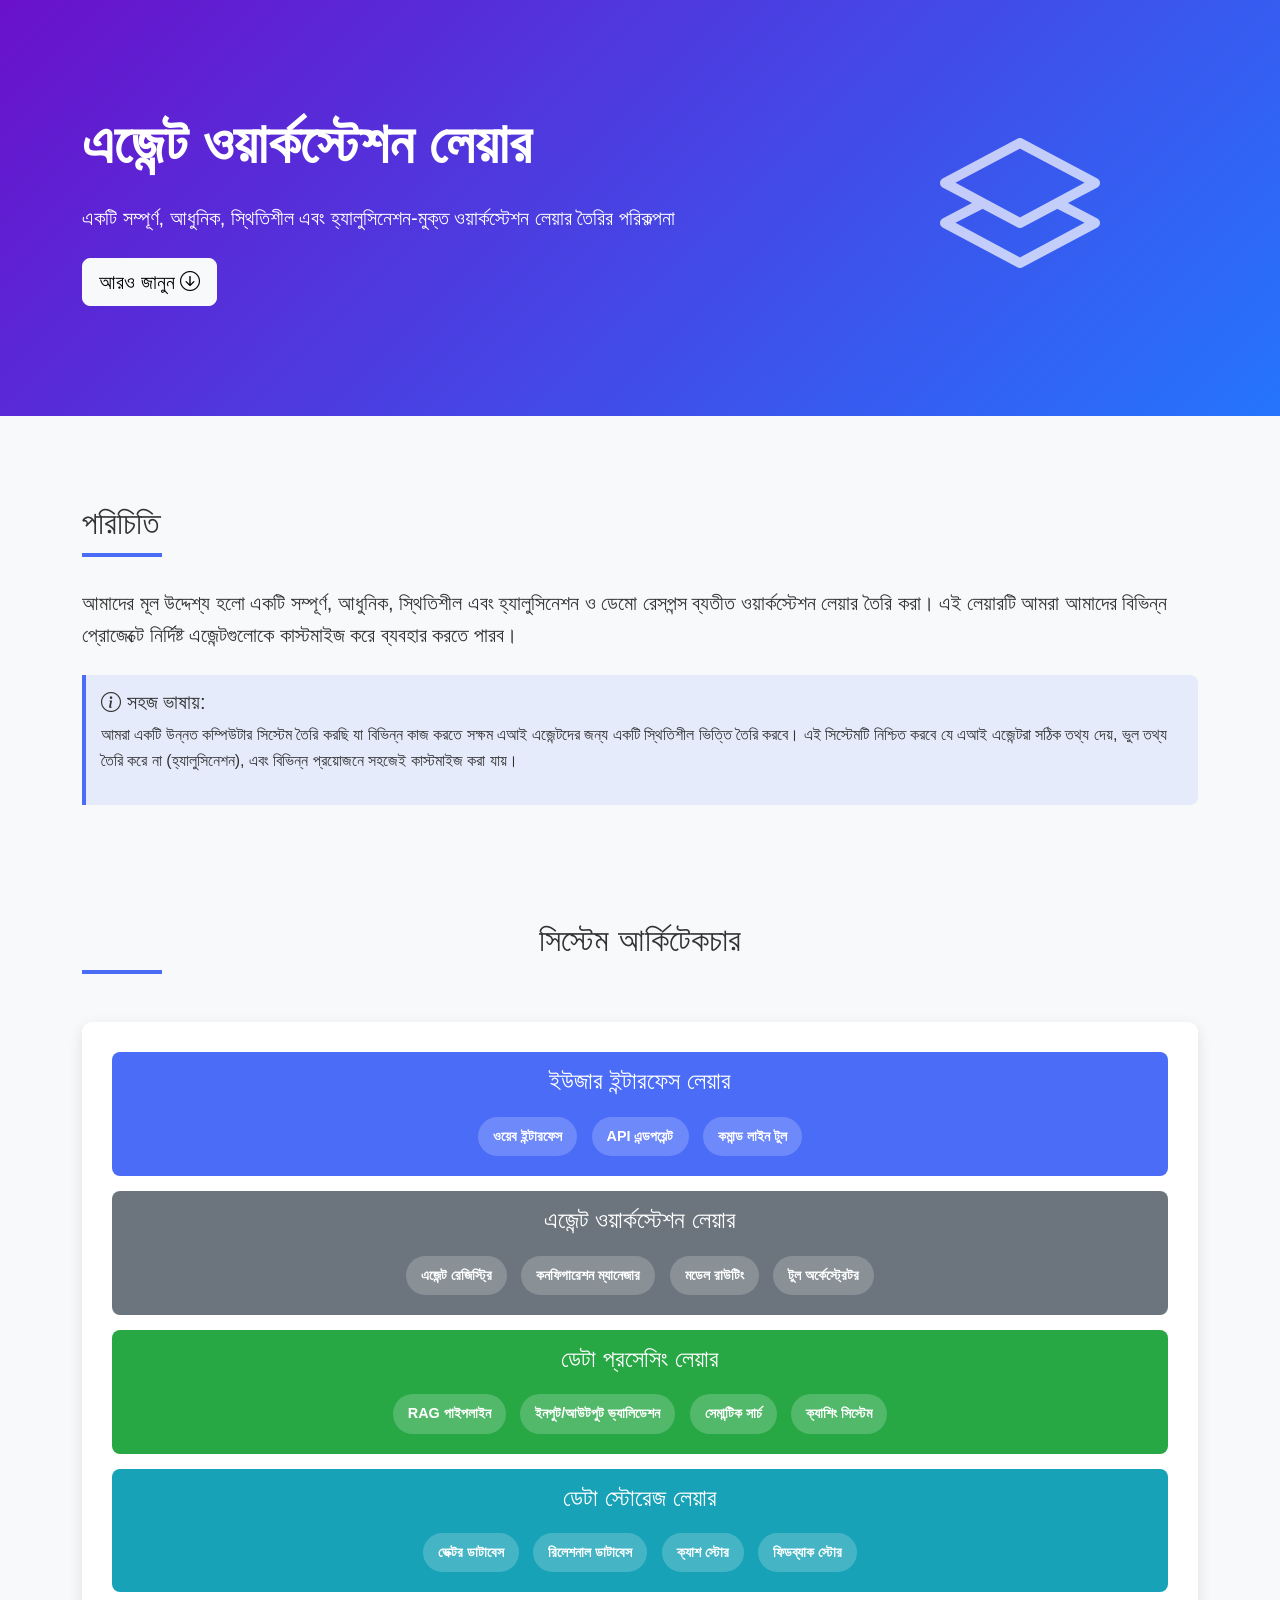
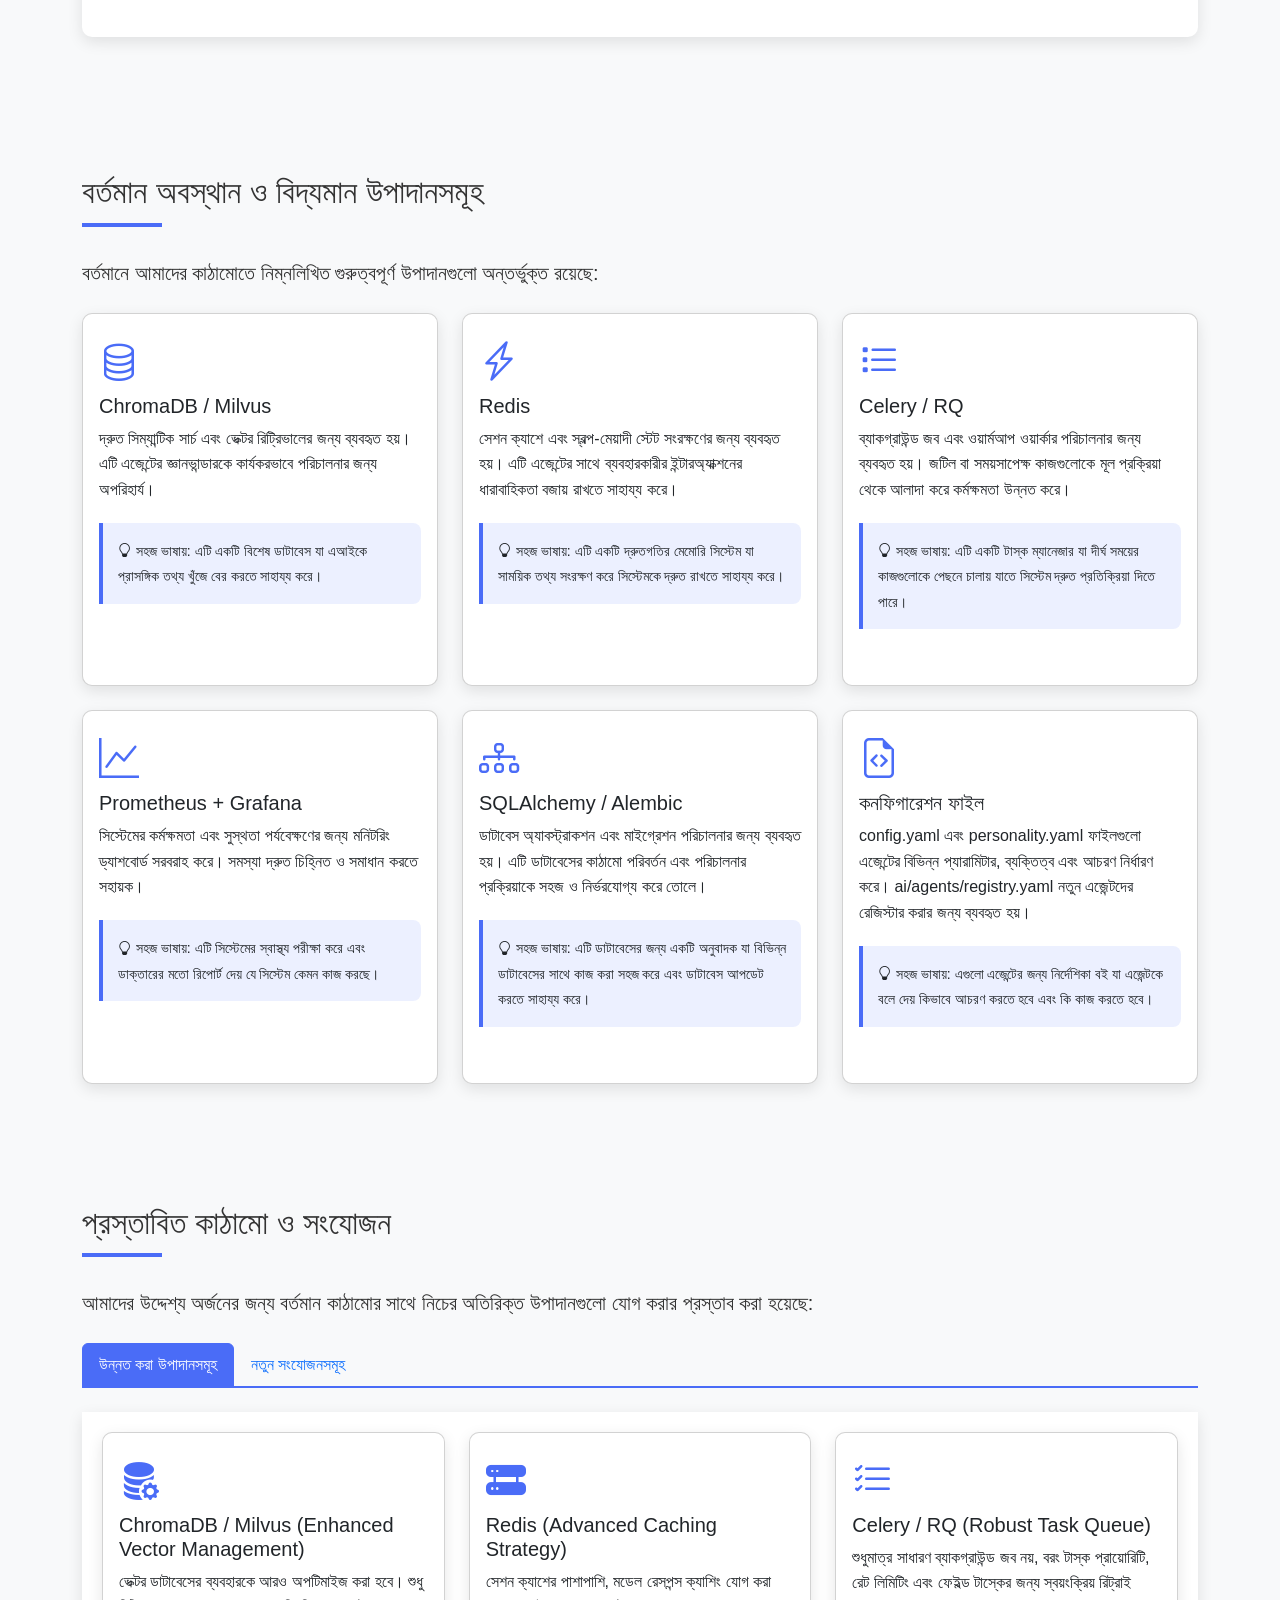
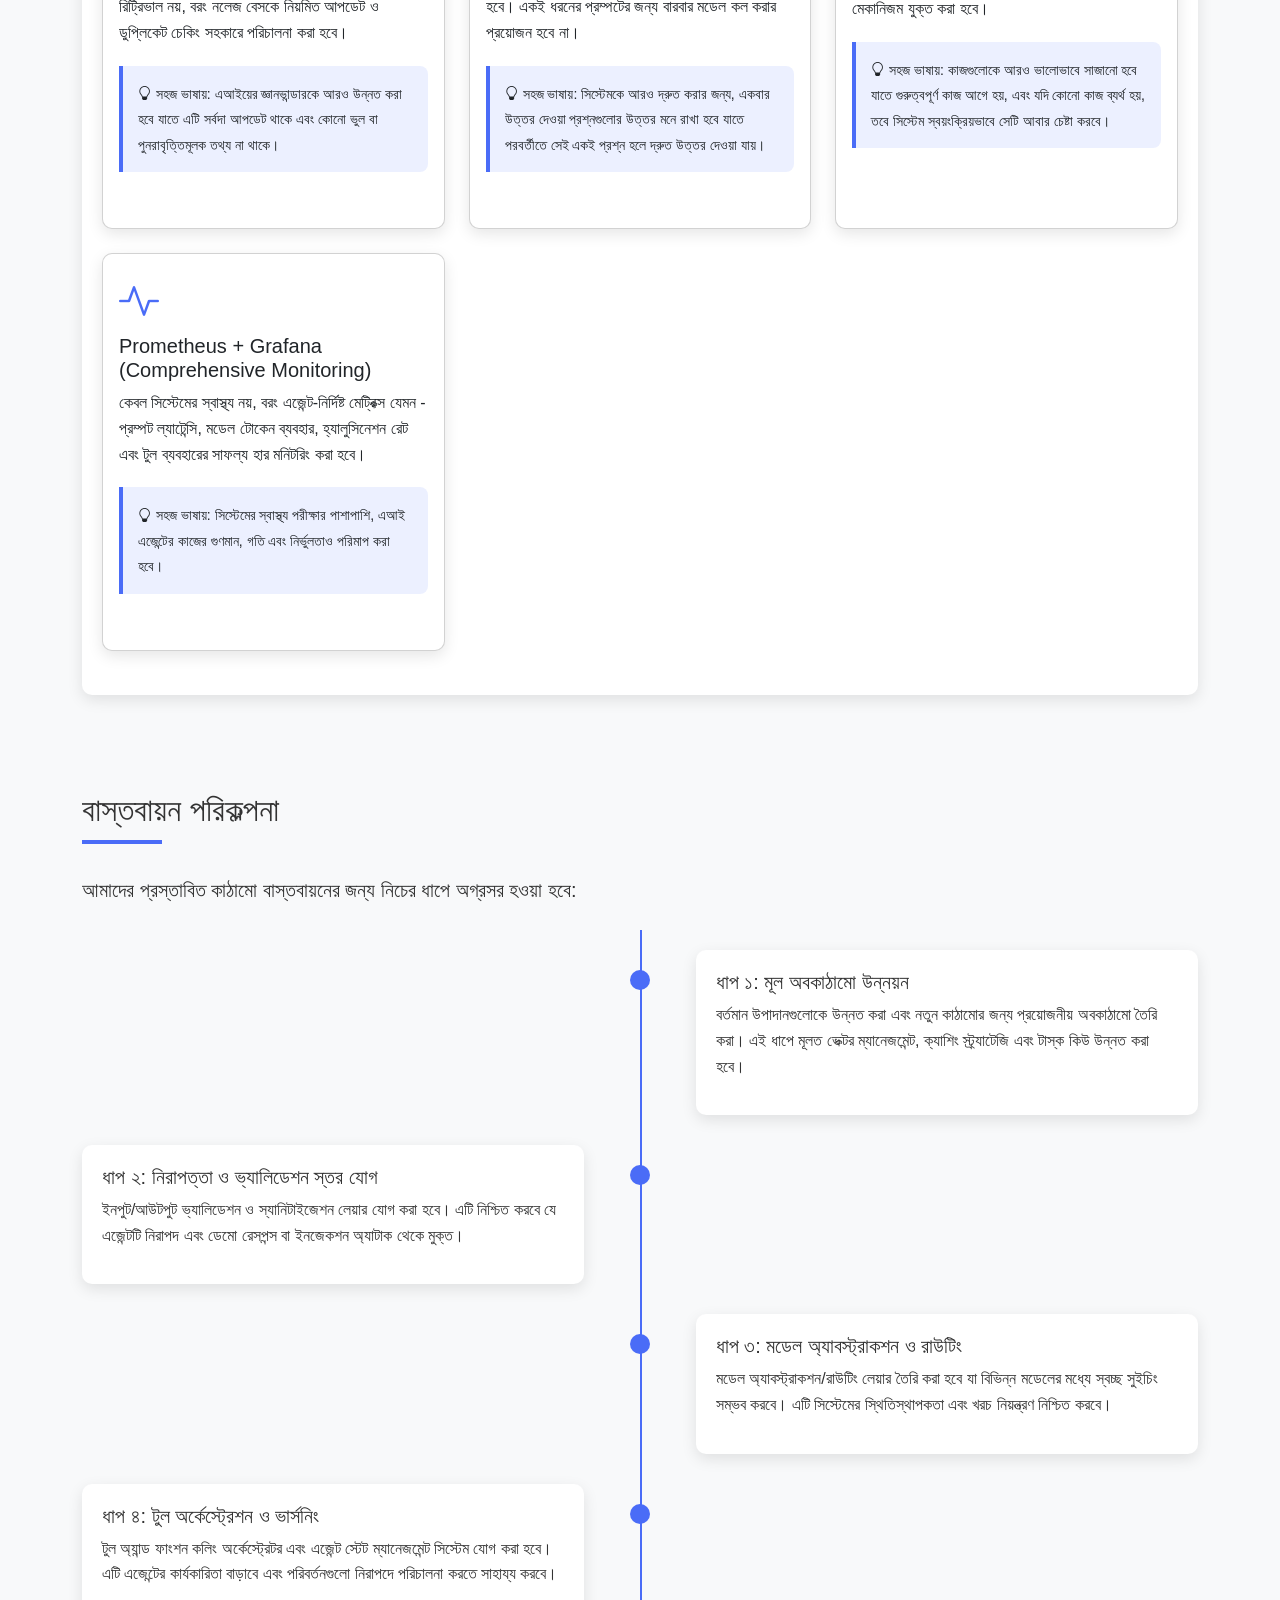
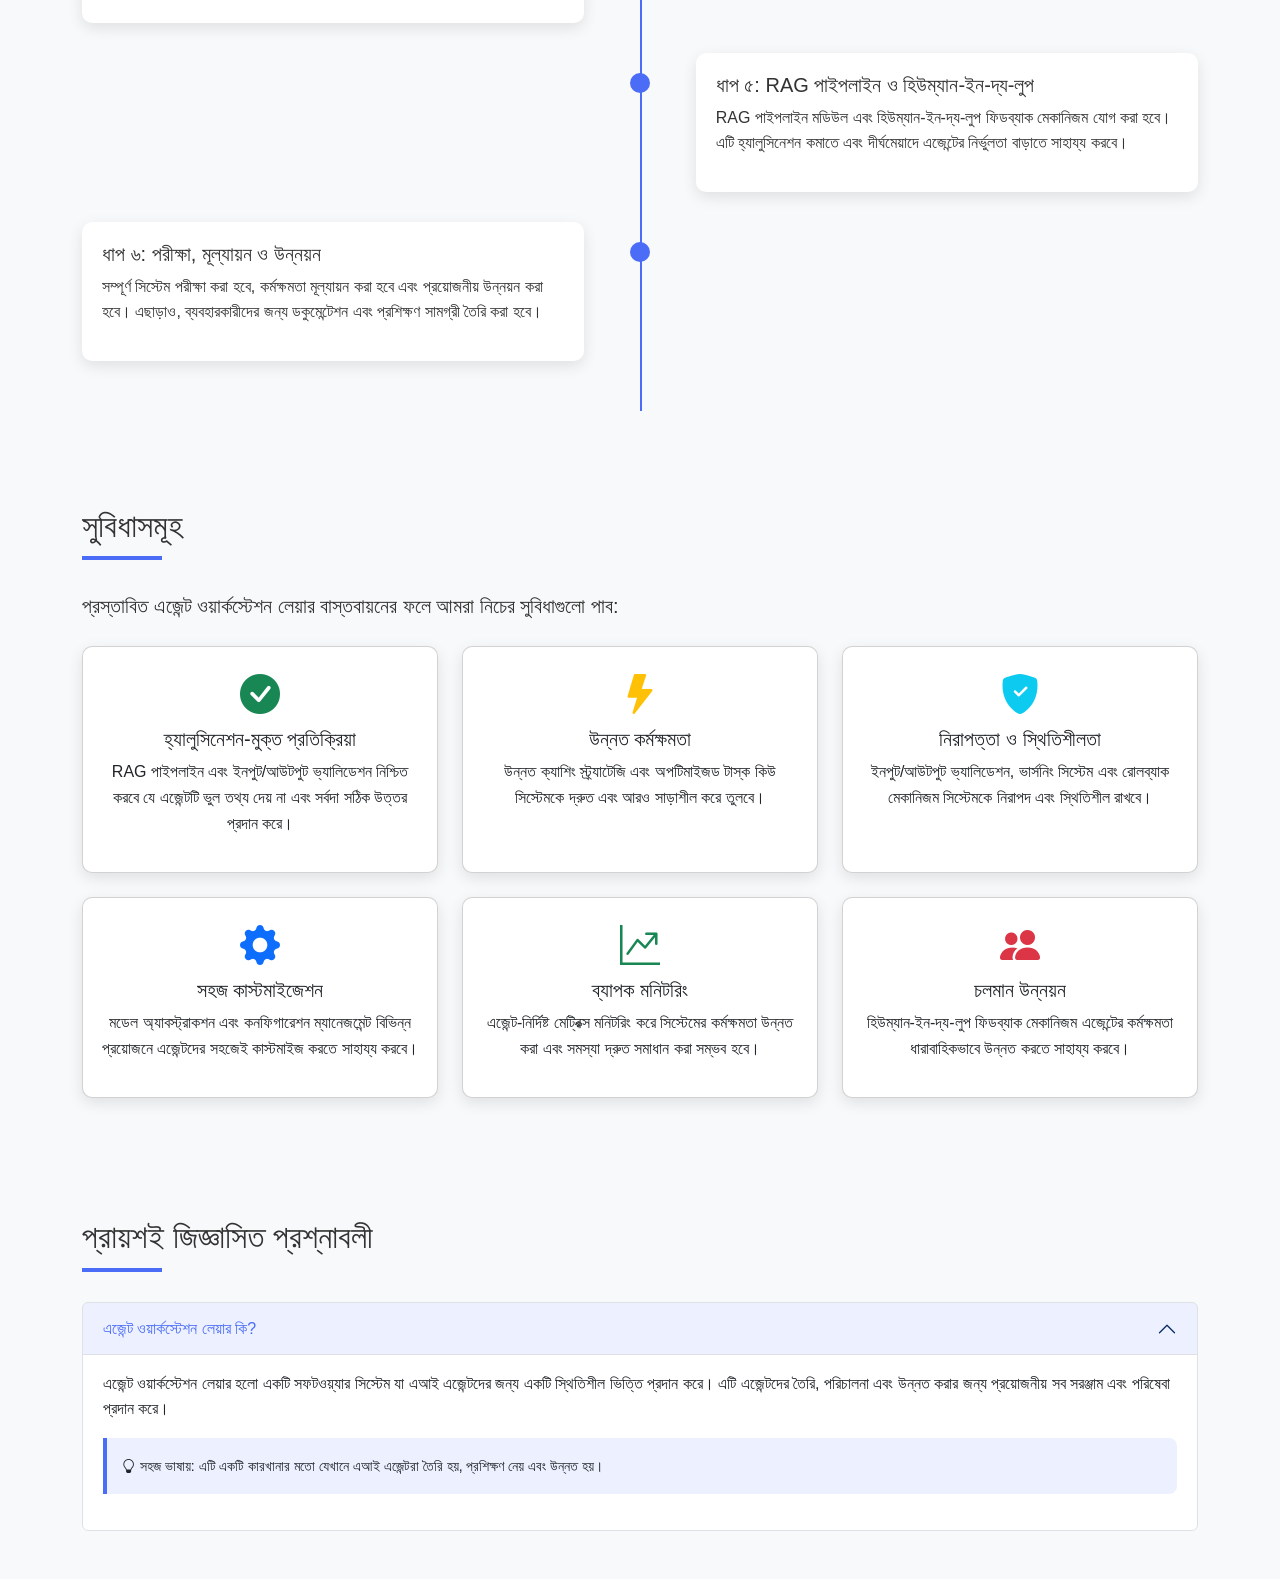
<file: ওয়ার্কস্টেশন/z.ai.html>
<!DOCTYPE html>
<html lang="bn">
<head>
    <meta charset="UTF-8">
    <meta name="viewport" content="width=device-width, initial-scale=1.0">
    <title>এজেন্ট ওয়ার্কস্টেশন লেয়ার - আধুনিক ও সম্পূর্ণ কাঠামো</title>
    <link href="https://cdn.jsdelivr.net/npm/bootstrap@5.3.0/dist/css/bootstrap.min.css" rel="stylesheet">
    <link rel="stylesheet" href="https://cdn.jsdelivr.net/npm/bootstrap-icons@1.10.0/font/bootstrap-icons.css">
    <style>
        :root {
            --primary-color: #4a6cf7;
            --secondary-color: #6c757d;
            --success-color: #28a745;
            --info-color: #17a2b8;
            --warning-color: #ffc107;
            --danger-color: #dc3545;
            --light-color: #f8f9fa;
            --dark-color: #343a40;
        }
        
        body {
            font-family: 'Segoe UI', Tahoma, Geneva, Verdana, sans-serif;
            line-height: 1.6;
            color: #333;
            background-color: #f8f9fa;
        }
        
        .hero-section {
            background: linear-gradient(135deg, #6a11cb 0%, #2575fc 100%);
            color: white;
            padding: 80px 0;
            margin-bottom: 40px;
        }
        
        .section-title {
            position: relative;
            padding-bottom: 15px;
            margin-bottom: 30px;
        }
        
        .section-title::after {
            content: '';
            position: absolute;
            bottom: 0;
            left: 0;
            width: 80px;
            height: 4px;
            background-color: var(--primary-color);
        }
        
        .card {
            border-radius: 10px;
            box-shadow: 0 5px 15px rgba(0, 0, 0, 0.1);
            transition: transform 0.3s, box-shadow 0.3s;
            height: 100%;
            margin-bottom: 20px;
        }
        
        .card:hover {
            transform: translateY(-5px);
            box-shadow: 0 10px 25px rgba(0, 0, 0, 0.15);
        }
        
        .card-header {
            background-color: var(--primary-color);
            color: white;
            border-radius: 10px 10px 0 0 !important;
            font-weight: 600;
        }
        
        .feature-icon {
            font-size: 2.5rem;
            color: var(--primary-color);
            margin-bottom: 15px;
        }
        
        .timeline {
            position: relative;
            padding: 20px 0;
        }
        
        .timeline::before {
            content: '';
            position: absolute;
            top: 0;
            left: 50%;
            width: 2px;
            height: 100%;
            background: var(--primary-color);
        }
        
        .timeline-item {
            position: relative;
            margin-bottom: 30px;
        }
        
        .timeline-content {
            position: relative;
            width: 45%;
            padding: 20px;
            background: white;
            border-radius: 10px;
            box-shadow: 0 5px 15px rgba(0, 0, 0, 0.1);
        }
        
        .timeline-item:nth-child(odd) .timeline-content {
            margin-left: auto;
        }
        
        .timeline-dot {
            position: absolute;
            top: 20px;
            left: 50%;
            width: 20px;
            height: 20px;
            background: var(--primary-color);
            border-radius: 50%;
            transform: translateX(-50%);
        }
        
        .accordion-button:not(.collapsed) {
            background-color: rgba(74, 108, 247, 0.1);
            color: var(--primary-color);
        }
        
        .architecture-diagram {
            background: white;
            border-radius: 10px;
            padding: 30px;
            box-shadow: 0 5px 15px rgba(0, 0, 0, 0.1);
            margin-bottom: 40px;
        }
        
        .layer {
            padding: 15px;
            margin-bottom: 15px;
            border-radius: 8px;
            text-align: center;
            color: white;
            font-weight: 600;
        }
        
        .layer-1 { background-color: #4a6cf7; }
        .layer-2 { background-color: #6c757d; }
        .layer-3 { background-color: #28a745; }
        .layer-4 { background-color: #17a2b8; }
        
        .component {
            display: inline-block;
            margin: 5px;
            padding: 8px 15px;
            background-color: rgba(255, 255, 255, 0.2);
            border-radius: 20px;
            font-size: 0.9rem;
        }
        
        .footer {
            background-color: var(--dark-color);
            color: white;
            padding: 40px 0;
            margin-top: 60px;
        }
        
        .btn-primary {
            background-color: var(--primary-color);
            border-color: var(--primary-color);
        }
        
        .btn-primary:hover {
            background-color: #3a5bd9;
            border-color: #3a5bd9;
        }
        
        .tab-content {
            padding: 20px;
            background-color: white;
            border-radius: 0 0 10px 10px;
            box-shadow: 0 5px 15px rgba(0, 0, 0, 0.1);
        }
        
        .nav-tabs .nav-link.active {
            background-color: var(--primary-color);
            color: white;
            border-color: var(--primary-color);
        }
        
        .nav-tabs {
            border-bottom: 2px solid var(--primary-color);
        }
        
        .simple-explanation {
            background-color: rgba(74, 108, 247, 0.1);
            border-left: 4px solid var(--primary-color);
            padding: 15px;
            margin: 20px 0;
            border-radius: 0 8px 8px 0;
        }
        
        @media (max-width: 768px) {
            .timeline::before {
                left: 30px;
            }
            
            .timeline-content {
                width: calc(100% - 60px);
                margin-left: 60px !important;
            }
            
            .timeline-dot {
                left: 30px;
            }
        }
    </style>
</head>
<body>
    <!-- Hero Section -->
    <header class="hero-section">
        <div class="container">
            <div class="row align-items-center">
                <div class="col-lg-8">
                    <h1 class="display-4 fw-bold mb-4">এজেন্ট ওয়ার্কস্টেশন লেয়ার</h1>
                    <p class="lead mb-4">একটি সম্পূর্ণ, আধুনিক, স্থিতিশীল এবং হ্যালুসিনেশন-মুক্ত ওয়ার্কস্টেশন লেয়ার তৈরির পরিকল্পনা</p>
                    <a href="#overview" class="btn btn-light btn-lg">আরও জানুন <i class="bi bi-arrow-down-circle"></i></a>
                </div>
                <div class="col-lg-4 text-center">
                    <i class="bi bi-layers" style="font-size: 10rem; opacity: 0.7;"></i>
                </div>
            </div>
        </div>
    </header>

    <!-- Main Content -->
    <main>
        <!-- Overview Section -->
        <section id="overview" class="py-5">
            <div class="container">
                <div class="row">
                    <div class="col-lg-12">
                        <h2 class="section-title">পরিচিতি</h2>
                        <p class="lead">আমাদের মূল উদ্দেশ্য হলো একটি সম্পূর্ণ, আধুনিক, স্থিতিশীল এবং হ্যালুসিনেশন ও ডেমো রেসপন্স ব্যতীত ওয়ার্কস্টেশন লেয়ার তৈরি করা। এই লেয়ারটি আমরা আমাদের বিভিন্ন প্রোজেক্টে নির্দিষ্ট এজেন্টগুলোকে কাস্টমাইজ করে ব্যবহার করতে পারব।</p>
                        
                        <div class="simple-explanation mt-4">
                            <h5><i class="bi bi-info-circle"></i> সহজ ভাষায়:</h5>
                            <p>আমরা একটি উন্নত কম্পিউটার সিস্টেম তৈরি করছি যা বিভিন্ন কাজ করতে সক্ষম এআই এজেন্টদের জন্য একটি স্থিতিশীল ভিত্তি তৈরি করবে। এই সিস্টেমটি নিশ্চিত করবে যে এআই এজেন্টরা সঠিক তথ্য দেয়, ভুল তথ্য তৈরি করে না (হ্যালুসিনেশন), এবং বিভিন্ন প্রয়োজনে সহজেই কাস্টমাইজ করা যায়।</p>
                        </div>
                    </div>
                </div>
            </div>
        </section>

        <!-- Architecture Diagram -->
        <section class="py-5">
            <div class="container">
                <h2 class="section-title text-center mb-5">সিস্টেম আর্কিটেকচার</h2>
                <div class="architecture-diagram">
                    <div class="layer layer-1">
                        <h4>ইউজার ইন্টারফেস লেয়ার</h4>
                        <div class="mt-3">
                            <span class="component">ওয়েব ইন্টারফেস</span>
                            <span class="component">API এন্ডপয়েন্ট</span>
                            <span class="component">কমান্ড লাইন টুল</span>
                        </div>
                    </div>
                    
                    <div class="layer layer-2">
                        <h4>এজেন্ট ওয়ার্কস্টেশন লেয়ার</h4>
                        <div class="mt-3">
                            <span class="component">এজেন্ট রেজিস্ট্রি</span>
                            <span class="component">কনফিগারেশন ম্যানেজার</span>
                            <span class="component">মডেল রাউটিং</span>
                            <span class="component">টুল অর্কেস্ট্রেটর</span>
                        </div>
                    </div>
                    
                    <div class="layer layer-3">
                        <h4>ডেটা প্রসেসিং লেয়ার</h4>
                        <div class="mt-3">
                            <span class="component">RAG পাইপলাইন</span>
                            <span class="component">ইনপুট/আউটপুট ভ্যালিডেশন</span>
                            <span class="component">সেমান্টিক সার্চ</span>
                            <span class="component">ক্যাশিং সিস্টেম</span>
                        </div>
                    </div>
                    
                    <div class="layer layer-4">
                        <h4>ডেটা স্টোরেজ লেয়ার</h4>
                        <div class="mt-3">
                            <span class="component">ভেক্টর ডাটাবেস</span>
                            <span class="component">রিলেশনাল ডাটাবেস</span>
                            <span class="component">ক্যাশ স্টোর</span>
                            <span class="component">ফিডব্যাক স্টোর</span>
                        </div>
                    </div>
                </div>
            </div>
        </section>

        <!-- Current Components Section -->
        <section id="current" class="py-5 bg-light">
            <div class="container">
                <h2 class="section-title">বর্তমান অবস্থান ও বিদ্যমান উপাদানসমূহ</h2>
                <p class="lead mb-4">বর্তমানে আমাদের কাঠামোতে নিম্নলিখিত গুরুত্বপূর্ণ উপাদানগুলো অন্তর্ভুক্ত রয়েছে:</p>
                
                <div class="row">
                    <div class="col-md-6 col-lg-4 mb-4">
                        <div class="card h-100">
                            <div class="card-body">
                                <i class="bi bi-database feature-icon"></i>
                                <h5 class="card-title">ChromaDB / Milvus</h5>
                                <p class="card-text">দ্রুত সিম্যান্টিক সার্চ এবং ভেক্টর রিট্রিভালের জন্য ব্যবহৃত হয়। এটি এজেন্টের জ্ঞানভান্ডারকে কার্যকরভাবে পরিচালনার জন্য অপরিহার্য।</p>
                                <div class="simple-explanation">
                                    <small><i class="bi bi-lightbulb"></i> সহজ ভাষায়: এটি একটি বিশেষ ডাটাবেস যা এআইকে প্রাসঙ্গিক তথ্য খুঁজে বের করতে সাহায্য করে।</small>
                                </div>
                            </div>
                        </div>
                    </div>
                    
                    <div class="col-md-6 col-lg-4 mb-4">
                        <div class="card h-100">
                            <div class="card-body">
                                <i class="bi bi-lightning-charge feature-icon"></i>
                                <h5 class="card-title">Redis</h5>
                                <p class="card-text">সেশন ক্যাশে এবং স্বল্প-মেয়াদী স্টেট সংরক্ষণের জন্য ব্যবহৃত হয়। এটি এজেন্টের সাথে ব্যবহারকারীর ইন্টারঅ্যাক্শনের ধারাবাহিকতা বজায় রাখতে সাহায্য করে।</p>
                                <div class="simple-explanation">
                                    <small><i class="bi bi-lightbulb"></i> সহজ ভাষায়: এটি একটি দ্রুতগতির মেমোরি সিস্টেম যা সাময়িক তথ্য সংরক্ষণ করে সিস্টেমকে দ্রুত রাখতে সাহায্য করে।</small>
                                </div>
                            </div>
                        </div>
                    </div>
                    
                    <div class="col-md-6 col-lg-4 mb-4">
                        <div class="card h-100">
                            <div class="card-body">
                                <i class="bi bi-list-task feature-icon"></i>
                                <h5 class="card-title">Celery / RQ</h5>
                                <p class="card-text">ব্যাকগ্রাউন্ড জব এবং ওয়ার্মআপ ওয়ার্কার পরিচালনার জন্য ব্যবহৃত হয়। জটিল বা সময়সাপেক্ষ কাজগুলোকে মূল প্রক্রিয়া থেকে আলাদা করে কর্মক্ষমতা উন্নত করে।</p>
                                <div class="simple-explanation">
                                    <small><i class="bi bi-lightbulb"></i> সহজ ভাষায়: এটি একটি টাস্ক ম্যানেজার যা দীর্ঘ সময়ের কাজগুলোকে পেছনে চালায় যাতে সিস্টেম দ্রুত প্রতিক্রিয়া দিতে পারে।</small>
                                </div>
                            </div>
                        </div>
                    </div>
                    
                    <div class="col-md-6 col-lg-4 mb-4">
                        <div class="card h-100">
                            <div class="card-body">
                                <i class="bi bi-graph-up feature-icon"></i>
                                <h5 class="card-title">Prometheus + Grafana</h5>
                                <p class="card-text">সিস্টেমের কর্মক্ষমতা এবং সুস্থতা পর্যবেক্ষণের জন্য মনিটরিং ড্যাশবোর্ড সরবরাহ করে। সমস্যা দ্রুত চিহ্নিত ও সমাধান করতে সহায়ক।</p>
                                <div class="simple-explanation">
                                    <small><i class="bi bi-lightbulb"></i> সহজ ভাষায়: এটি সিস্টেমের স্বাস্থ্য পরীক্ষা করে এবং ডাক্তারের মতো রিপোর্ট দেয় যে সিস্টেম কেমন কাজ করছে।</small>
                                </div>
                            </div>
                        </div>
                    </div>
                    
                    <div class="col-md-6 col-lg-4 mb-4">
                        <div class="card h-100">
                            <div class="card-body">
                                <i class="bi bi-diagram-3 feature-icon"></i>
                                <h5 class="card-title">SQLAlchemy / Alembic</h5>
                                <p class="card-text">ডাটাবেস অ্যাবস্ট্রাকশন এবং মাইগ্রেশন পরিচালনার জন্য ব্যবহৃত হয়। এটি ডাটাবেসের কাঠামো পরিবর্তন এবং পরিচালনার প্রক্রিয়াকে সহজ ও নির্ভরযোগ্য করে তোলে।</p>
                                <div class="simple-explanation">
                                    <small><i class="bi bi-lightbulb"></i> সহজ ভাষায়: এটি ডাটাবেসের জন্য একটি অনুবাদক যা বিভিন্ন ডাটাবেসের সাথে কাজ করা সহজ করে এবং ডাটাবেস আপডেট করতে সাহায্য করে।</small>
                                </div>
                            </div>
                        </div>
                    </div>
                    
                    <div class="col-md-6 col-lg-4 mb-4">
                        <div class="card h-100">
                            <div class="card-body">
                                <i class="bi bi-file-earmark-code feature-icon"></i>
                                <h5 class="card-title">কনফিগারেশন ফাইল</h5>
                                <p class="card-text">config.yaml এবং personality.yaml ফাইলগুলো এজেন্টের বিভিন্ন প্যারামিটার, ব্যক্তিত্ব এবং আচরণ নির্ধারণ করে। ai/agents/registry.yaml নতুন এজেন্টদের রেজিস্টার করার জন্য ব্যবহৃত হয়।</p>
                                <div class="simple-explanation">
                                    <small><i class="bi bi-lightbulb"></i> সহজ ভাষায়: এগুলো এজেন্টের জন্য নির্দেশিকা বই যা এজেন্টকে বলে দেয় কিভাবে আচরণ করতে হবে এবং কি কাজ করতে হবে।</small>
                                </div>
                            </div>
                        </div>
                    </div>
                </div>
            </div>
        </section>

        <!-- Proposed Additions Section -->
        <section id="proposed" class="py-5">
            <div class="container">
                <h2 class="section-title">প্রস্তাবিত কাঠামো ও সংযোজন</h2>
                <p class="lead mb-4">আমাদের উদ্দেশ্য অর্জনের জন্য বর্তমান কাঠামোর সাথে নিচের অতিরিক্ত উপাদানগুলো যোগ করার প্রস্তাব করা হয়েছে:</p>
                
                <!-- Tabs for Enhanced Components and New Components -->
                <ul class="nav nav-tabs mb-4" id="myTab" role="tablist">
                    <li class="nav-item" role="presentation">
                        <button class="nav-link active" id="enhanced-tab" data-bs-toggle="tab" data-bs-target="#enhanced" type="button" role="tab" aria-controls="enhanced" aria-selected="true">উন্নত করা উপাদানসমূহ</button>
                    </li>
                    <li class="nav-item" role="presentation">
                        <button class="nav-link" id="new-tab" data-bs-toggle="tab" data-bs-target="#new" type="button" role="tab" aria-controls="new" aria-selected="false">নতুন সংযোজনসমূহ</button>
                    </li>
                </ul>
                
                <div class="tab-content" id="myTabContent">
                    <!-- Enhanced Components Tab -->
                    <div class="tab-pane fade show active" id="enhanced" role="tabpanel" aria-labelledby="enhanced-tab">
                        <div class="row">
                            <div class="col-md-6 col-lg-4 mb-4">
                                <div class="card h-100">
                                    <div class="card-body">
                                        <i class="bi bi-database-fill-gear feature-icon"></i>
                                        <h5 class="card-title">ChromaDB / Milvus (Enhanced Vector Management)</h5>
                                        <p class="card-text">ভেক্টর ডাটাবেসের ব্যবহারকে আরও অপটিমাইজ করা হবে। শুধু রিট্রিভাল নয়, বরং নলেজ বেসকে নিয়মিত আপডেট ও ডুপ্লিকেট চেকিং সহকারে পরিচালনা করা হবে।</p>
                                        <div class="simple-explanation">
                                            <small><i class="bi bi-lightbulb"></i> সহজ ভাষায়: এআইয়ের জ্ঞানভান্ডারকে আরও উন্নত করা হবে যাতে এটি সর্বদা আপডেট থাকে এবং কোনো ভুল বা পুনরাবৃত্তিমূলক তথ্য না থাকে।</small>
                                        </div>
                                    </div>
                                </div>
                            </div>
                            
                            <div class="col-md-6 col-lg-4 mb-4">
                                <div class="card h-100">
                                    <div class="card-body">
                                        <i class="bi bi-hdd-rack-fill feature-icon"></i>
                                        <h5 class="card-title">Redis (Advanced Caching Strategy)</h5>
                                        <p class="card-text">সেশন ক্যাশের পাশাপাশি, মডেল রেসপন্স ক্যাশিং যোগ করা হবে। একই ধরনের প্রম্পটের জন্য বারবার মডেল কল করার প্রয়োজন হবে না।</p>
                                        <div class="simple-explanation">
                                            <small><i class="bi bi-lightbulb"></i> সহজ ভাষায়: সিস্টেমকে আরও দ্রুত করার জন্য, একবার উত্তর দেওয়া প্রশ্নগুলোর উত্তর মনে রাখা হবে যাতে পরবর্তীতে সেই একই প্রশ্ন হলে দ্রুত উত্তর দেওয়া যায়।</small>
                                        </div>
                                    </div>
                                </div>
                            </div>
                            
                            <div class="col-md-6 col-lg-4 mb-4">
                                <div class="card h-100">
                                    <div class="card-body">
                                        <i class="bi bi-list-check feature-icon"></i>
                                        <h5 class="card-title">Celery / RQ (Robust Task Queue)</h5>
                                        <p class="card-text">শুধুমাত্র সাধারণ ব্যাকগ্রাউন্ড জব নয়, বরং টাস্ক প্রায়োরিটি, রেট লিমিটিং এবং ফেইল্ড টাস্কের জন্য স্বয়ংক্রিয় রিট্রাই মেকানিজম যুক্ত করা হবে।</p>
                                        <div class="simple-explanation">
                                            <small><i class="bi bi-lightbulb"></i> সহজ ভাষায়: কাজগুলোকে আরও ভালোভাবে সাজানো হবে যাতে গুরুত্বপূর্ণ কাজ আগে হয়, এবং যদি কোনো কাজ ব্যর্থ হয়, তবে সিস্টেম স্বয়ংক্রিয়ভাবে সেটি আবার চেষ্টা করবে।</small>
                                        </div>
                                    </div>
                                </div>
                            </div>
                            
                            <div class="col-md-6 col-lg-4 mb-4">
                                <div class="card h-100">
                                    <div class="card-body">
                                        <i class="bi bi-activity feature-icon"></i>
                                        <h5 class="card-title">Prometheus + Grafana (Comprehensive Monitoring)</h5>
                                        <p class="card-text">কেবল সিস্টেমের স্বাস্থ্য নয়, বরং এজেন্ট-নির্দিষ্ট মেট্রিক্স যেমন - প্রম্পট ল্যাটেন্সি, মডেল টোকেন ব্যবহার, হ্যালুসিনেশন রেট এবং টুল ব্যবহারের সাফল্য হার মনিটরিং করা হবে।</p>
                                        <div class="simple-explanation">
                                            <small><i class="bi bi-lightbulb"></i> সহজ ভাষায়: সিস্টেমের স্বাস্থ্য পরীক্ষার পাশাপাশি, এআই এজেন্টের কাজের গুণমান, গতি এবং নির্ভুলতাও পরিমাপ করা হবে।</small>
                                        </div>
                                    </div>
                                </div>
                            </div>
                        </div>
                    </div>
                    
                    <!-- New Components Tab -->
                    <div class="tab-pane fade" id="new" role="tabpanel" aria-labelledby="new-tab">
                        <div class="row">
                            <div class="col-md-6 col-lg-4 mb-4">
                                <div class="card h-100">
                                    <div class="card-body">
                                        <i class="bi bi-diagram-3-fill feature-icon"></i>
                                        <h5 class="card-title">RAG Pipeline Module</h5>
                                        <p class="card-text">একটি ডেডিকেটেড মডিউল তৈরি করা হবে যা ইনপুট প্রম্পটকে বিশ্লেষণ করবে, ChromaDB/Milvus থেকে প্রাসঙ্গিক ভেক্টর ডেটা আনবে এবং এটিকে LLM-এর চূড়ান্ত প্রম্পটের সাথে দক্ষতার সাথে ফিউজ করবে।</p>
                                        <div class="simple-explanation">
                                            <small><i class="bi bi-lightbulb"></i> সহজ ভাষায়: এটি একটি বিশেষ প্রক্রিয়া যা প্রশ্নের উত্তর দেওয়ার আগে প্রাসঙ্গিক তথ্য খুঁজে বের করে এবং সেই তথ্য ব্যবহার করে সঠিক উত্তর তৈরি করে।</small>
                                        </div>
                                    </div>
                                </div>
                            </div>
                            
                            <div class="col-md-6 col-lg-4 mb-4">
                                <div class="card h-100">
                                    <div class="card-body">
                                        <i class="bi bi-shield-check feature-icon"></i>
                                        <h5 class="card-title">Input/Output Validation & Sanitization Layer</h5>
                                        <p class="card-text">এজেন্টের ইনপুটে কোনো ক্ষতিকারক বা অযাচিত কন্টেন্ট আছে কিনা তা পরীক্ষা করা হবে। পাশাপাশি, মডেলের আউটপুটকে নির্দিষ্ট ফরম্যাট, কনটেক্সট এবং নিরাপত্তা মানদণ্ড অনুযায়ী যাচাই করা হবে।</p>
                                        <div class="simple-explanation">
                                            <small><i class="bi bi-lightbulb"></i> সহজ ভাষায়: এটি একটি নিরাপত্তা প্রহরী যা প্রশ্ন এবং উত্তর উভয়ই পরীক্ষা করে যে সেগুলো নিরাপদ এবং উপযুক্ত কিনা।</small>
                                        </div>
                                    </div>
                                </div>
                            </div>
                            
                            <div class="col-md-6 col-lg-4 mb-4">
                                <div class="card h-100">
                                    <div class="card-body">
                                        <i class="bi bi-router-fill feature-icon"></i>
                                        <h5 class="card-title">Model Abstraction/Routing Layer</h5>
                                        <p class="card-text">বিভিন্ন মডেল (OpenAI, Gemini, Open-Source LLMs) ব্যবহারের জন্য একটি একক ইন্টারফেস তৈরি করা হবে। config.yaml-এ সংজ্ঞায়িত primary_model, fallback_models এবং কাস্টম লজিকের ভিত্তিতে সবচেয়ে উপযুক্ত মডেলটিতে স্বয়ংক্রিয়ভাবে প্রম্পটটি রুট করা হবে।</p>
                                        <div class="simple-explanation">
                                            <small><i class="bi bi-lightbulb"></i> সহজ ভাষায়: এটি একটি স্মার্ট সুইচবোর্ড যা প্রশ্নের ধরন অনুযায়ী সবচেয়ে উপযুক্ত এআই মডেলের কাছে প্রশ্ন পাঠায়।</small>
                                        </div>
                                    </div>
                                </div>
                            </div>
                            
                            <div class="col-md-6 col-lg-4 mb-4">
                                <div class="card h-100">
                                    <div class="card-body">
                                        <i class="bi bi-git feature-icon"></i>
                                        <h5 class="card-title">Versioning & Rollback System for Agents</h5>
                                        <p class="card-text">প্রতিটি এজেন্টের কনফিগারেশন (config.yaml, personality.yaml) এবং টুলস-এর একটি সংস্করণ নিয়ন্ত্রণ ব্যবস্থা রাখা হবে। নতুন কোনো পরিবর্তন সমস্যা সৃষ্টি করলে, দ্রুত পূর্ববর্তী স্থিতিশীল সংস্করণে ফিরে যাওয়ার সুযোগ থাকবে।</p>
                                        <div class="simple-explanation">
                                            <small><i class="bi bi-lightbulb"></i> সহজ ভাষায়: এটি এজেন্টের পরিবর্তনগুলোর ইতিহাস রাখে এবং যদি কোনো নতুন পরিবর্তন সমস্যা তৈরি করে, তবে আগের ভালো সংস্করণে ফিরে যেতে সাহায্য করে।</small>
                                        </div>
                                    </div>
                                </div>
                            </div>
                            
                            <div class="col-md-6 col-lg-4 mb-4">
                                <div class="card h-100">
                                    <div class="card-body">
                                        <i class="bi bi-tools feature-icon"></i>
                                        <h5 class="card-title">Tool & Function Calling Orchestrator</h5>
                                        <p class="card-text">এজেন্টের অনুমোদিত টুলস (personality.yaml-এ সংজ্ঞায়িত) কার্যকরভাবে পরিচালনার জন্য একটি মডিউল। এই মডিউলটি নির্ধারণ করবে কখন, কোন আর্গুমেন্ট সহ এবং কতবার একটি টুল কল করা হবে।</p>
                                        <div class="simple-explanation">
                                            <small><i class="bi bi-lightbulb"></i> সহজ ভাষায়: এটি একটি টুলবক্স ম্যানেজার যা এআই এজেন্টকে সঠিক সময়ে সঠিক টুল ব্যবহার করতে সাহায্য করে।</small>
                                        </div>
                                    </div>
                                </div>
                            </div>
                            
                            <div class="col-md-6 col-lg-4 mb-4">
                                <div class="card h-100">
                                    <div class="card-body">
                                        <i class="bi bi-people-fill feature-icon"></i>
                                        <h5 class="card-title">Human-in-the-Loop (HITL) Feedback Mechanism</h5>
                                        <p class="card-text">একটি প্রক্রিয়া যেখানে ব্যবহারকারী এজেন্টের রেসপন্সকে "ভালো" বা "খারাপ" হিসেবে চিহ্নিত করতে পারবে। এই ফিডব্যাকগুলি একটি পৃথক ডাটাবেসে লগ করা হবে এবং ভবিষ্যতের মডেল ফাইন-টিউনিং বা র্যাগ ডাটাবেস পরিমার্জনের জন্য ব্যবহার করা হবে।</p>
                                        <div class="simple-explanation">
                                            <small><i class="bi bi-lightbulb"></i> সহজ ভাঙায়: এটি একটি ফিডব্যাক সিস্টেম যেখানে মানুষ এআইয়ের উত্তরগুলো মূল্যায়ন করে, যা এআইকে আরও ভালো কাজ করতে সাহায্য করে।</small>
                                        </div>
                                    </div>
                                </div>
                            </div>
                        </div>
                    </div>
                </div>
            </div>
        </section>

        <!-- Implementation Plan Section -->
        <section id="implementation" class="py-5 bg-light">
            <div class="container">
                <h2 class="section-title">বাস্তবায়ন পরিকল্পনা</h2>
                <p class="lead mb-4">আমাদের প্রস্তাবিত কাঠামো বাস্তবায়নের জন্য নিচের ধাপে অগ্রসর হওয়া হবে:</p>
                
                <div class="timeline">
                    <div class="timeline-item">
                        <div class="timeline-dot"></div>
                        <div class="timeline-content">
                            <h5>ধাপ ১: মূল অবকাঠামো উন্নয়ন</h5>
                            <p>বর্তমান উপাদানগুলোকে উন্নত করা এবং নতুন কাঠামোর জন্য প্রয়োজনীয় অবকাঠামো তৈরি করা। এই ধাপে মূলত ভেক্টর ম্যানেজমেন্ট, ক্যাশিং স্ট্র্যাটেজি এবং টাস্ক কিউ উন্নত করা হবে।</p>
                        </div>
                    </div>
                    
                    <div class="timeline-item">
                        <div class="timeline-dot"></div>
                        <div class="timeline-content">
                            <h5>ধাপ ২: নিরাপত্তা ও ভ্যালিডেশন স্তর যোগ</h5>
                            <p>ইনপুট/আউটপুট ভ্যালিডেশন ও স্যানিটাইজেশন লেয়ার যোগ করা হবে। এটি নিশ্চিত করবে যে এজেন্টটি নিরাপদ এবং ডেমো রেসপন্স বা ইনজেকশন অ্যাটাক থেকে মুক্ত।</p>
                        </div>
                    </div>
                    
                    <div class="timeline-item">
                        <div class="timeline-dot"></div>
                        <div class="timeline-content">
                            <h5>ধাপ ৩: মডেল অ্যাবস্ট্রাকশন ও রাউটিং</h5>
                            <p>মডেল অ্যাবস্ট্রাকশন/রাউটিং লেয়ার তৈরি করা হবে যা বিভিন্ন মডেলের মধ্যে স্বচ্ছ সুইচিং সম্ভব করবে। এটি সিস্টেমের স্থিতিস্থাপকতা এবং খরচ নিয়ন্ত্রণ নিশ্চিত করবে।</p>
                        </div>
                    </div>
                    
                    <div class="timeline-item">
                        <div class="timeline-dot"></div>
                        <div class="timeline-content">
                            <h5>ধাপ ৪: টুল অর্কেস্ট্রেশন ও ভার্সনিং</h5>
                            <p>টুল অ্যান্ড ফাংশন কলিং অর্কেস্ট্রেটর এবং এজেন্ট স্টেট ম্যানেজমেন্ট সিস্টেম যোগ করা হবে। এটি এজেন্টের কার্যকারিতা বাড়াবে এবং পরিবর্তনগুলো নিরাপদে পরিচালনা করতে সাহায্য করবে।</p>
                        </div>
                    </div>
                    
                    <div class="timeline-item">
                        <div class="timeline-dot"></div>
                        <div class="timeline-content">
                            <h5>ধাপ ৫: RAG পাইপলাইন ও হিউম্যান-ইন-দ্য-লুপ</h5>
                            <p>RAG পাইপলাইন মডিউল এবং হিউম্যান-ইন-দ্য-লুপ ফিডব্যাক মেকানিজম যোগ করা হবে। এটি হ্যালুসিনেশন কমাতে এবং দীর্ঘমেয়াদে এজেন্টের নির্ভুলতা বাড়াতে সাহায্য করবে।</p>
                        </div>
                    </div>
                    
                    <div class="timeline-item">
                        <div class="timeline-dot"></div>
                        <div class="timeline-content">
                            <h5>ধাপ ৬: পরীক্ষা, মূল্যায়ন ও উন্নয়ন</h5>
                            <p>সম্পূর্ণ সিস্টেম পরীক্ষা করা হবে, কর্মক্ষমতা মূল্যায়ন করা হবে এবং প্রয়োজনীয় উন্নয়ন করা হবে। এছাড়াও, ব্যবহারকারীদের জন্য ডকুমেন্টেশন এবং প্রশিক্ষণ সামগ্রী তৈরি করা হবে।</p>
                        </div>
                    </div>
                </div>
            </div>
        </section>

        <!-- Benefits Section -->
        <section id="benefits" class="py-5">
            <div class="container">
                <h2 class="section-title">সুবিধাসমূহ</h2>
                <p class="lead mb-4">প্রস্তাবিত এজেন্ট ওয়ার্কস্টেশন লেয়ার বাস্তবায়নের ফলে আমরা নিচের সুবিধাগুলো পাব:</p>
                
                <div class="row">
                    <div class="col-md-6 col-lg-4 mb-4">
                        <div class="card h-100">
                            <div class="card-body text-center">
                                <i class="bi bi-check-circle-fill feature-icon text-success"></i>
                                <h5 class="card-title">হ্যালুসিনেশন-মুক্ত প্রতিক্রিয়া</h5>
                                <p class="card-text">RAG পাইপলাইন এবং ইনপুট/আউটপুট ভ্যালিডেশন নিশ্চিত করবে যে এজেন্টটি ভুল তথ্য দেয় না এবং সর্বদা সঠিক উত্তর প্রদান করে।</p>
                            </div>
                        </div>
                    </div>
                    
                    <div class="col-md-6 col-lg-4 mb-4">
                        <div class="card h-100">
                            <div class="card-body text-center">
                                <i class="bi bi-lightning-fill feature-icon text-warning"></i>
                                <h5 class="card-title">উন্নত কর্মক্ষমতা</h5>
                                <p class="card-text">উন্নত ক্যাশিং স্ট্র্যাটেজি এবং অপটিমাইজড টাস্ক কিউ সিস্টেমকে দ্রুত এবং আরও সাড়াশীল করে তুলবে।</p>
                            </div>
                        </div>
                    </div>
                    
                    <div class="col-md-6 col-lg-4 mb-4">
                        <div class="card h-100">
                            <div class="card-body text-center">
                                <i class="bi bi-shield-fill-check feature-icon text-info"></i>
                                <h5 class="card-title">নিরাপত্তা ও স্থিতিশীলতা</h5>
                                <p class="card-text">ইনপুট/আউটপুট ভ্যালিডেশন, ভার্সনিং সিস্টেম এবং রোলব্যাক মেকানিজম সিস্টেমকে নিরাপদ এবং স্থিতিশীল রাখবে।</p>
                            </div>
                        </div>
                    </div>
                    
                    <div class="col-md-6 col-lg-4 mb-4">
                        <div class="card h-100">
                            <div class="card-body text-center">
                                <i class="bi bi-gear-fill feature-icon text-primary"></i>
                                <h5 class="card-title">সহজ কাস্টমাইজেশন</h5>
                                <p class="card-text">মডেল অ্যাবস্ট্রাকশন এবং কনফিগারেশন ম্যানেজমেন্ট বিভিন্ন প্রয়োজনে এজেন্টদের সহজেই কাস্টমাইজ করতে সাহায্য করবে।</p>
                            </div>
                        </div>
                    </div>
                    
                    <div class="col-md-6 col-lg-4 mb-4">
                        <div class="card h-100">
                            <div class="card-body text-center">
                                <i class="bi bi-graph-up-arrow feature-icon text-success"></i>
                                <h5 class="card-title">ব্যাপক মনিটরিং</h5>
                                <p class="card-text">এজেন্ট-নির্দিষ্ট মেট্রিক্স মনিটরিং করে সিস্টেমের কর্মক্ষমতা উন্নত করা এবং সমস্যা দ্রুত সমাধান করা সম্ভব হবে।</p>
                            </div>
                        </div>
                    </div>
                    
                    <div class="col-md-6 col-lg-4 mb-4">
                        <div class="card h-100">
                            <div class="card-body text-center">
                                <i class="bi bi-people-fill feature-icon text-danger"></i>
                                <h5 class="card-title">চলমান উন্নয়ন</h5>
                                <p class="card-text">হিউম্যান-ইন-দ্য-লুপ ফিডব্যাক মেকানিজম এজেন্টের কর্মক্ষমতা ধারাবাহিকভাবে উন্নত করতে সাহায্য করবে।</p>
                            </div>
                        </div>
                    </div>
                </div>
            </div>
        </section>

        <!-- FAQ Section -->
        <section id="faq" class="py-5 bg-light">
            <div class="container">
                <h2 class="section-title">প্রায়শই জিজ্ঞাসিত প্রশ্নাবলী</h2>
                
                <div class="accordion" id="faqAccordion">
                    <div class="accordion-item">
                        <h2 class="accordion-header" id="headingOne">
                            <button class="accordion-button" type="button" data-bs-toggle="collapse" data-bs-target="#collapseOne" aria-expanded="true" aria-controls="collapseOne">
                                এজেন্ট ওয়ার্কস্টেশন লেয়ার কি?
                            </button>
                        </h2>
                        <div id="collapseOne" class="accordion-collapse collapse show" aria-labelledby="headingOne" data-bs-parent="#faqAccordion">
                            <div class="accordion-body">
                                <p>এজেন্ট ওয়ার্কস্টেশন লেয়ার হলো একটি সফটওয়্যার সিস্টেম যা এআই এজেন্টদের জন্য একটি স্থিতিশীল ভিত্তি প্রদান করে। এটি এজেন্টদের তৈরি, পরিচালনা এবং উন্নত করার জন্য প্রয়োজনীয় সব সরঞ্জাম এবং পরিষেবা প্রদান করে।</p>
                                <div class="simple-explanation mt-3">
                                    <small><i class="bi bi-lightbulb"></i> সহজ ভাষায়: এটি একটি কারখানার মতো যেখানে এআই এজেন্টরা তৈরি হয়, প্রশিক্ষণ নেয় এবং উন্নত হয়।</small>
</file>
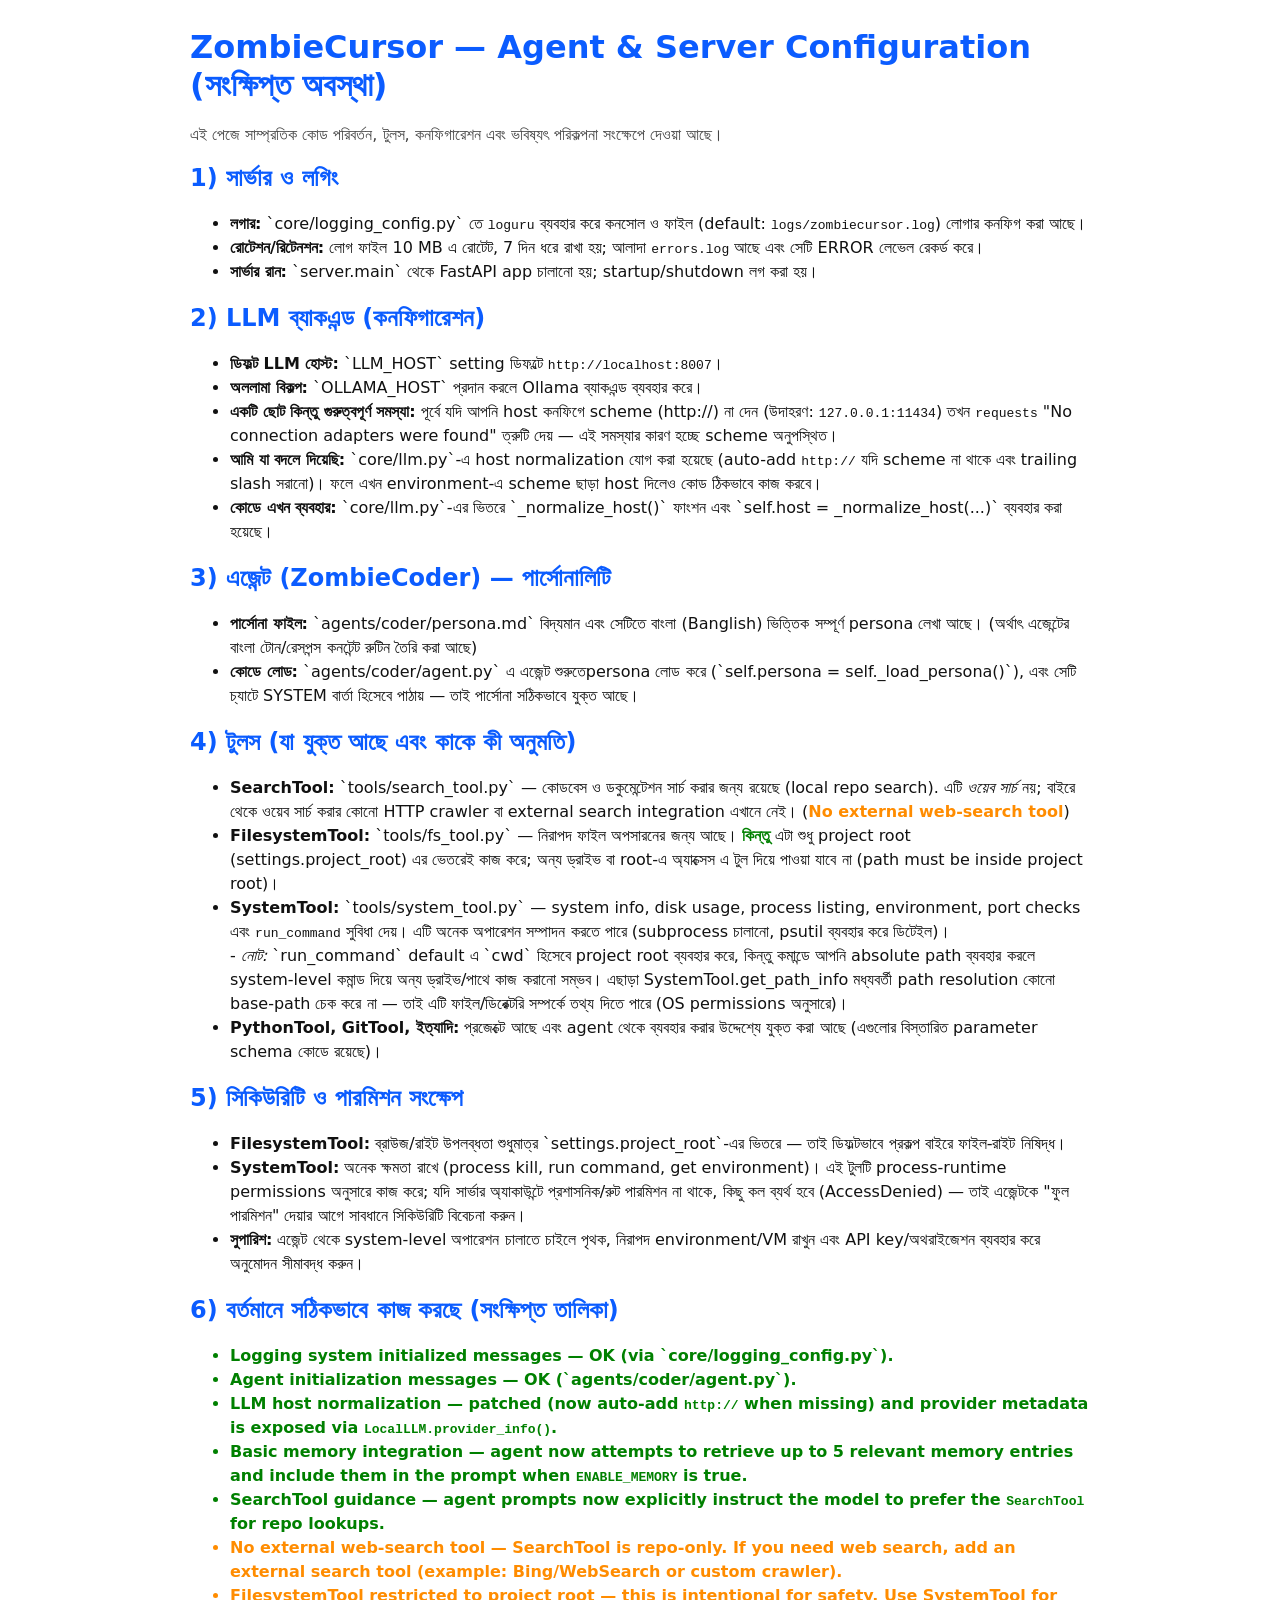
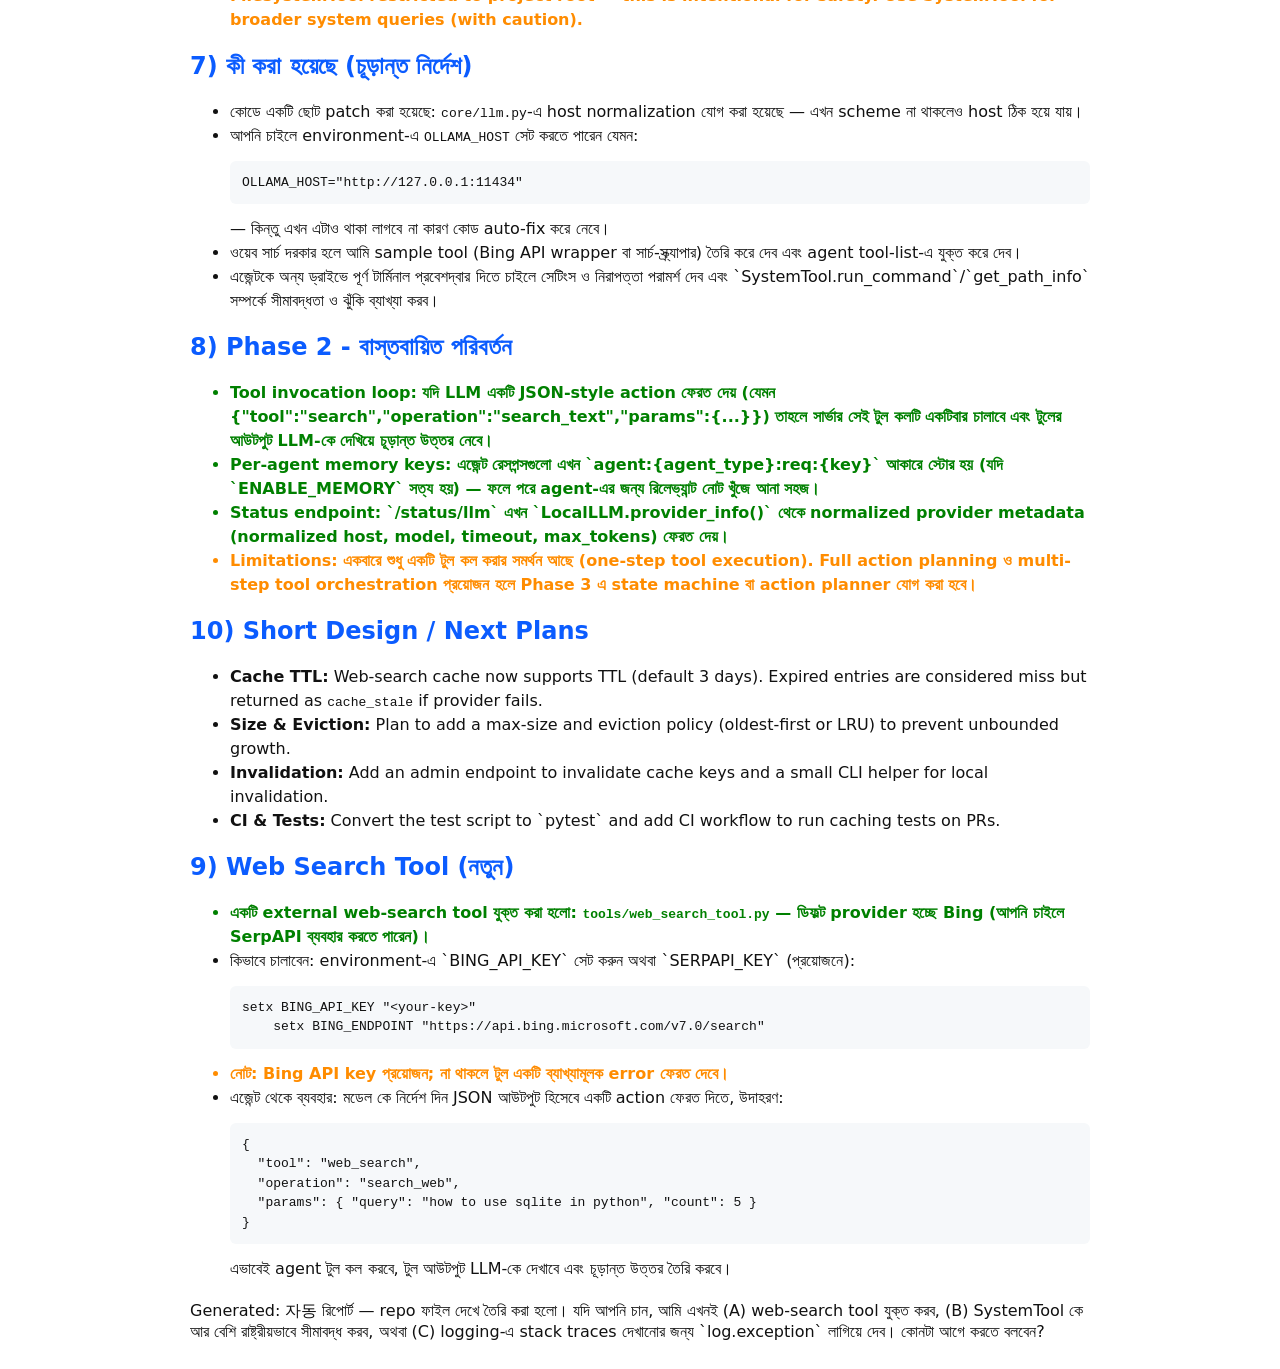
<file: zombiecursor/docs/AGENT_OVERVIEW.html>
<!doctype html>
<html lang="bn">
<head>
  <meta charset="utf-8">
  <meta name="viewport" content="width=device-width,initial-scale=1">
  <title>ZombieCursor Agent — Configuration & Status</title>
  <style>
    body{font-family:system-ui,-apple-system,Segoe UI, Roboto, "Helvetica Neue", Arial;max-width:900px;margin:28px auto;color:#111}
    h1,h2{color:#0b5cff}
    pre{background:#f6f8fa;padding:12px;border-radius:6px;overflow:auto}
    .ok{color:green;font-weight:600}
    .warn{color:darkorange;font-weight:600}
    .err{color:red;font-weight:700}
    section{margin-bottom:20px}
    ul{line-height:1.5}
  </style>
</head>
<body>
  <h1>ZombieCursor — Agent & Server Configuration (সংক্ষিপ্ত অবস্থা)</h1>
  <p style="color:#444;margin-top:0">এই পেজে সাম্প্রতিক কোড পরিবর্তন, টুলস, কনফিগারেশন এবং ভবিষ্যৎ পরিকল্পনা সংক্ষেপে দেওয়া আছে।</p>

  <section>
    <h2>1) সার্ভার ও লগিং</h2>
    <ul>
      <li><strong>লগার:</strong> `core/logging_config.py` তে <code>loguru</code> ব্যবহার করে কনসোল ও ফাইল (default: <code>logs/zombiecursor.log</code>) লোগার কনফিগ করা আছে।</li>
      <li><strong>রোটেশন/রিটেনশন:</strong> লোগ ফাইল 10 MB এ রোটেট, 7 দিন ধরে রাখা হয়; আলাদা <code>errors.log</code> আছে এবং সেটি ERROR লেভেল রেকর্ড করে।</li>
      <li><strong>সার্ভার রান:</strong> `server.main` থেকে FastAPI app চালানো হয়; startup/shutdown লগ করা হয়।</li>
    </ul>
  </section>

  <section>
    <h2>2) LLM ব্যাকএন্ড (কনফিগারেশন)</h2>
    <ul>
      <li><strong>ডিফল্ট LLM হোস্ট:</strong> `LLM_HOST` setting ডিফল্টে <code>http://localhost:8007</code>।</li>
      <li><strong>অললামা বিকল্প:</strong> `OLLAMA_HOST` প্রদান করলে Ollama ব্যাকএন্ড ব্যবহার করে।</li>
      <li><strong>একটি ছোট কিন্তু গুরুত্বপূর্ণ সমস্যা:</strong> পূর্বে যদি আপনি host কনফিগে scheme (http://) না দেন (উদাহরণ: <code>127.0.0.1:11434</code>) তখন <code>requests</code> "No connection adapters were found" ত্রুটি দেয় — এই সমস্যার কারণ হচ্ছে scheme অনুপস্থিত।</li>
      <li><strong>আমি যা বদলে দিয়েছি:</strong> `core/llm.py`-এ host normalization যোগ করা হয়েছে (auto-add <code>http://</code> যদি scheme না থাকে এবং trailing slash সরানো)। ফলে এখন environment-এ scheme ছাড়া host দিলেও কোড ঠিকভাবে কাজ করবে।</li>
      <li><strong>কোডে এখন ব্যবহার:</strong> `core/llm.py`-এর ভিতরে `_normalize_host()` ফাংশন এবং `self.host = _normalize_host(...)` ব্যবহার করা হয়েছে।</li>
    </ul>
  </section>

  <section>
    <h2>3) এজেন্ট (ZombieCoder) — পার্সোনালিটি</h2>
    <ul>
      <li><strong>পার্সোনা ফাইল:</strong> `agents/coder/persona.md` বিদ্যমান এবং সেটিতে বাংলা (Banglish) ভিত্তিক সম্পূর্ণ persona লেখা আছে। (অর্থাৎ এজেন্টের বাংলা টোন/রেসপন্স কনটেন্ট রুটিন তৈরি করা আছে)</li>
      <li><strong>কোডে লোড:</strong> `agents/coder/agent.py` এ এজেন্ট শুরুতেpersona লোড করে (`self.persona = self._load_persona()`), এবং সেটি চ্যাটে SYSTEM বার্তা হিসেবে পাঠায় — তাই পার্সোনা সঠিকভাবে যুক্ত আছে।</li>
    </ul>
  </section>

  <section>
    <h2>4) টুলস (যা যুক্ত আছে এবং কাকে কী অনুমতি)</h2>
    <ul>
      <li><strong>SearchTool:</strong> `tools/search_tool.py` — কোডবেস ও ডকুমেন্টেশন সার্চ করার জন্য রয়েছে (local repo search). এটি <em>ওয়েব সার্চ</em> নয়; বাইরে থেকে ওয়েব সার্চ করার কোনো HTTP crawler বা external search integration এখানে নেই। (<span class="warn">No external web-search tool</span>)</li>
      <li><strong>FilesystemTool:</strong> `tools/fs_tool.py` — নিরাপদ ফাইল অপসারনের জন্য আছে। <span class="ok">কিন্তু</span> এটা শুধু project root (settings.project_root) এর ভেতরেই কাজ করে; অন্য ড্রাইভ বা root-এ অ্যাক্সেস এ টুল দিয়ে পাওয়া যাবে না (path must be inside project root)।</li>
      <li><strong>SystemTool:</strong> `tools/system_tool.py` — system info, disk usage, process listing, environment, port checks এবং <code>run_command</code> সুবিধা দেয়। এটি অনেক অপারেশন সম্পাদন করতে পারে (subprocess চালানো, psutil ব্যবহার করে ডিটেইল)।<br>
        - <em>নোট:</em> `run_command` default এ `cwd` হিসেবে project root ব্যবহার করে, কিন্তু কমান্ডে আপনি absolute path ব্যবহার করলে system-level কমান্ড দিয়ে অন্য ড্রাইভ/পাথে কাজ করানো সম্ভব। এছাড়া SystemTool.get_path_info মধ্যবর্তী path resolution কোনো base-path চেক করে না — তাই এটি ফাইল/ডিরেক্টরি সম্পর্কে তথ্য দিতে পারে (OS permissions অনুসারে)।</li>
      <li><strong>PythonTool, GitTool, ইত্যাদি:</strong> প্রজেক্টে আছে এবং agent থেকে ব্যবহার করার উদ্দেশ্যে যুক্ত করা আছে (এগুলোর বিস্তারিত parameter schema কোডে রয়েছে)।</li>
    </ul>
  </section>

  <section>
    <h2>5) সিকিউরিটি ও পারমিশন সংক্ষেপ</h2>
    <ul>
      <li><strong>FilesystemTool:</strong> ব্রাউজ/রাইট উপলব্ধতা শুধুমাত্র `settings.project_root`-এর ভিতরে — তাই ডিফল্টভাবে প্রকল্প বাইরে ফাইল-রাইট নিষিদ্ধ।</li>
      <li><strong>SystemTool:</strong> অনেক ক্ষমতা রাখে (process kill, run command, get environment)। এই টুলটি process-runtime permissions অনুসারে কাজ করে; যদি সার্ভার অ্যাকাউন্টে প্রশাসনিক/রুট পারমিশন না থাকে, কিছু কল ব্যর্থ হবে (AccessDenied) — তাই এজেন্টকে "ফুল পারমিশন" দেয়ার আগে সাবধানে সিকিউরিটি বিবেচনা করুন।</li>
      <li><strong>সুপারিশ:</strong> এজেন্ট থেকে system-level অপারেশন চালাতে চাইলে পৃথক, নিরাপদ environment/VM রাখুন এবং API key/অথরাইজেশন ব্যবহার করে অনুমোদন সীমাবদ্ধ করুন।</li>
    </ul>
  </section>

  <section>
    <h2>6) বর্তমানে সঠিকভাবে কাজ করছে (সংক্ষিপ্ত তালিকা)</h2>
    <ul>
      <li class="ok">Logging system initialized messages — OK (via `core/logging_config.py`).</li>
      <li class="ok">Agent initialization messages — OK (`agents/coder/agent.py`).</li>
      <li class="ok">LLM host normalization — patched (now auto-add <code>http://</code> when missing) and provider metadata is exposed via <code>LocalLLM.provider_info()</code>.</li>
      <li class="ok">Basic memory integration — agent now attempts to retrieve up to 5 relevant memory entries and include them in the prompt when <code>ENABLE_MEMORY</code> is true.</li>
      <li class="ok">SearchTool guidance — agent prompts now explicitly instruct the model to prefer the <code>SearchTool</code> for repo lookups.</li>
      <li class="warn">No external web-search tool — SearchTool is repo-only. If you need web search, add an external search tool (example: Bing/WebSearch or custom crawler).</li>
      <li class="warn">FilesystemTool restricted to project root — this is intentional for safety. Use SystemTool for broader system queries (with caution).</li>
    </ul>
  </section>

  <section>
    <h2>7) কী করা হয়েছে (চূড়ান্ত নির্দেশ)</h2>
    <ul>
      <li>কোডে একটি ছোট patch করা হয়েছে: <code>core/llm.py</code>-এ host normalization যোগ করা হয়েছে — এখন scheme না থাকলেও host ঠিক হয়ে যায়।</li>
      <li>আপনি চাইলে environment-এ <code>OLLAMA_HOST</code> সেট করতে পারেন যেমন: <pre>OLLAMA_HOST="http://127.0.0.1:11434"</pre> — কিন্তু এখন এটাও থাকা লাগবে না কারণ কোড auto-fix করে নেবে।</li>
      <li>ওয়েব সার্চ দরকার হলে আমি sample tool (Bing API wrapper বা সার্চ-স্ক্র্যাপার) তৈরি করে দেব এবং agent tool-list-এ যুক্ত করে দেব।</li>
      <li>এজেন্টকে অন্য ড্রাইভে পূর্ণ টার্মিনাল প্রবেশদ্বার দিতে চাইলে সেটিংস ও নিরাপত্তা পরামর্শ দেব এবং `SystemTool.run_command`/`get_path_info` সম্পর্কে সীমাবদ্ধতা ও ঝুঁকি ব্যাখ্যা করব।</li>
    </ul>
  </section>

  <section>
    <h2>8) Phase 2 - বাস্তবায়িত পরিবর্তন</h2>
    <ul>
      <li class="ok">Tool invocation loop: যদি LLM একটি JSON-style action ফেরত দেয় (যেমন {"tool":"search","operation":"search_text","params":{...}}) তাহলে সার্ভার সেই টুল কলটি একটিবার চালাবে এবং টুলের আউটপুট LLM-কে দেখিয়ে চূড়ান্ত উত্তর নেবে।</li>
      <li class="ok">Per-agent memory keys: এজেন্ট রেসপন্সগুলো এখন `agent:{agent_type}:req:{key}` আকারে স্টোর হয় (যদি `ENABLE_MEMORY` সত্য হয়) — ফলে পরে agent-এর জন্য রিলেভ্যান্ট নোট খুঁজে আনা সহজ।</li>
      <li class="ok">Status endpoint: `/status/llm` এখন `LocalLLM.provider_info()` থেকে normalized provider metadata (normalized host, model, timeout, max_tokens) ফেরত দেয়।</li>
      <li class="warn">Limitations: একবারে শুধু একটি টুল কল করার সমর্থন আছে (one-step tool execution). Full action planning ও multi-step tool orchestration প্রয়োজন হলে Phase 3 এ state machine বা action planner যোগ করা হবে।</li>
    </ul>
  </section>

  <section>
    <h2>10) Short Design / Next Plans</h2>
    <ul>
      <li><strong>Cache TTL:</strong> Web-search cache now supports TTL (default 3 days). Expired entries are considered miss but returned as <code>cache_stale</code> if provider fails.</li>
      <li><strong>Size & Eviction:</strong> Plan to add a max-size and eviction policy (oldest-first or LRU) to prevent unbounded growth.</li>
      <li><strong>Invalidation:</strong> Add an admin endpoint to invalidate cache keys and a small CLI helper for local invalidation.</li>
      <li><strong>CI & Tests:</strong> Convert the test script to `pytest` and add CI workflow to run caching tests on PRs.</li>
    </ul>
  </section>

  <section>
    <h2>9) Web Search Tool (নতুন)</h2>
    <ul>
      <li class="ok">একটি external web-search tool যুক্ত করা হলো: <code>tools/web_search_tool.py</code> — ডিফল্ট provider হচ্ছে Bing (আপনি চাইলে SerpAPI ব্যবহার করতে পারেন)।</li>
      <li>কিভাবে চালাবেন: environment-এ `BING_API_KEY` সেট করুন অথবা `SERPAPI_KEY` (প্রয়োজনে):
        <pre>setx BING_API_KEY "&lt;your-key&gt;"
    setx BING_ENDPOINT "https://api.bing.microsoft.com/v7.0/search"</pre>
      </li>
      <li class="warn">নোট: Bing API key প্রয়োজন; না থাকলে টুল একটি ব্যাখ্যামূলক error ফেরত দেবে।</li>
      <li>এজেন্ট থেকে ব্যবহার: মডেল কে নির্দেশ দিন JSON আউটপুট হিসেবে একটি action ফেরত দিতে, উদাহরণ:
      <pre>{
  "tool": "web_search",
  "operation": "search_web",
  "params": { "query": "how to use sqlite in python", "count": 5 }
}</pre>
      এভাবেই agent টুল কল করবে, টুল আউটপুট LLM-কে দেখাবে এবং চূড়ান্ত উত্তর তৈরি করবে।</li>
    </ul>
  </section>

  <footer>
    <p>Generated: 자동 রিপোর্ট — repo ফাইল দেখে তৈরি করা হলো। যদি আপনি চান, আমি এখনই (A) web-search tool যুক্ত করব, (B) SystemTool কে আর বেশি রাষ্ট্রীয়ভাবে সীমাবদ্ধ করব, অথবা (C) logging-এ stack traces দেখানোর জন্য `log.exception` লাগিয়ে দেব। কোনটা আগে করতে বলবেন?</p>
  </footer>
</body>
</html>
</file>
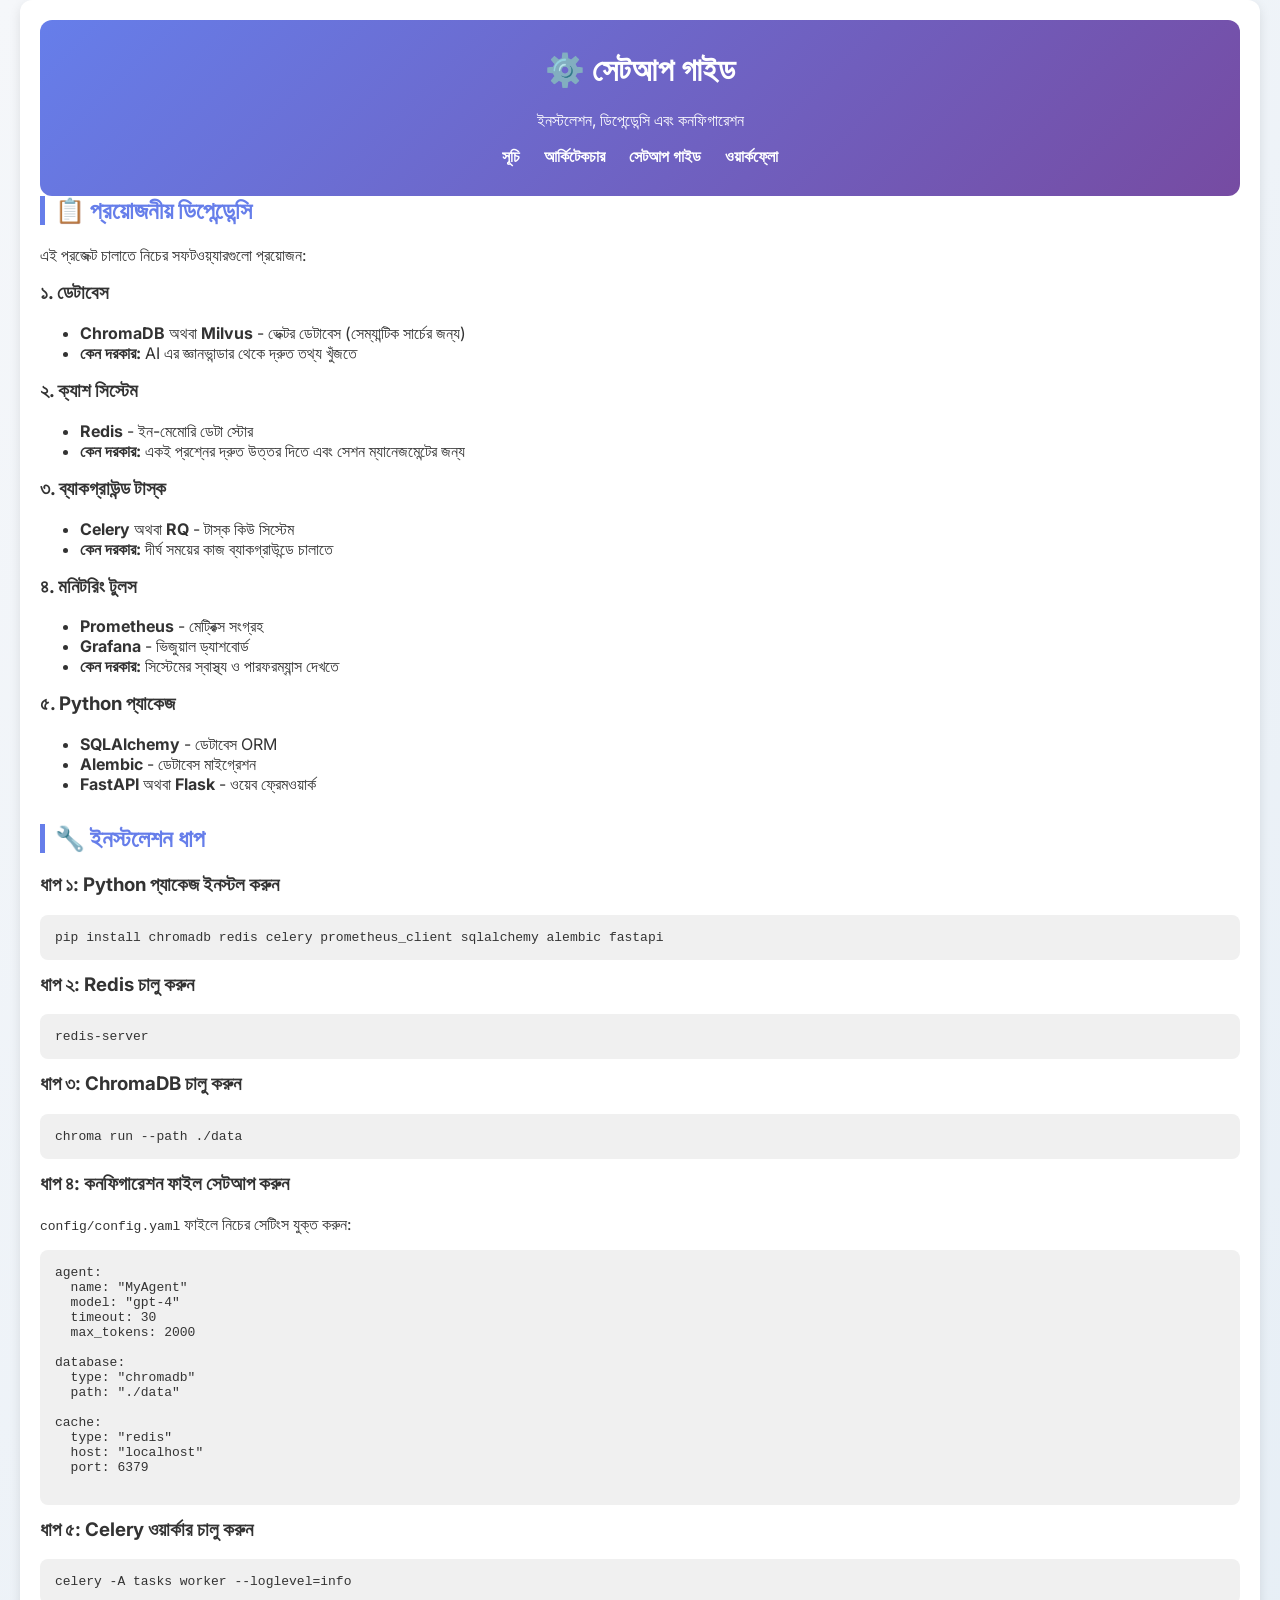
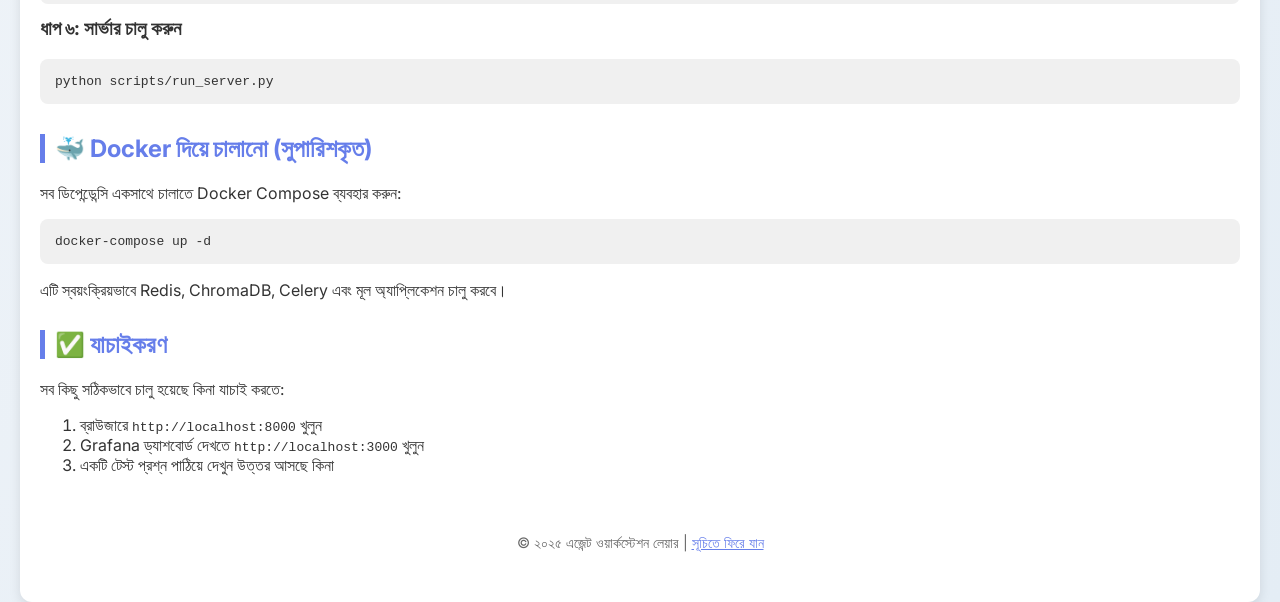
<file: ওয়ার্কস্টেশন/docs/setup.html>
<!DOCTYPE html>
<html lang="bn">

<head>
    <meta charset="UTF-8">
    <meta name="viewport" content="width=device-width, initial-scale=1.0">
    <title>সেটআপ গাইড - এজেন্ট ওয়ার্কস্টেশন</title>
    <link rel="stylesheet" href="style.css">
    <link href="https://fonts.googleapis.com/css2?family=Inter:wght@400;600;700&display=swap" rel="stylesheet">
</head>

<body>
    <div class="container">
        <header>
            <h1>⚙️ সেটআপ গাইড</h1>
            <p>ইনস্টলেশন, ডিপেন্ডেন্সি এবং কনফিগারেশন</p>
            <nav>
                <a href="index.html">সূচি</a>
                <a href="architecture.html">আর্কিটেকচার</a>
                <a href="setup.html">সেটআপ গাইড</a>
                <a href="workflow.html">ওয়ার্কফ্লো</a>
            </nav>
        </header>

        <section>
            <h2>📋 প্রয়োজনীয় ডিপেন্ডেন্সি</h2>
            <p>এই প্রজেক্ট চালাতে নিচের সফটওয়্যারগুলো প্রয়োজন:</p>

            <h3>১. ডেটাবেস</h3>
            <ul>
                <li><strong>ChromaDB</strong> অথবা <strong>Milvus</strong> - ভেক্টর ডেটাবেস (সেম্যান্টিক সার্চের জন্য)
                </li>
                <li><strong>কেন দরকার:</strong> AI এর জ্ঞানভান্ডার থেকে দ্রুত তথ্য খুঁজতে</li>
            </ul>

            <h3>২. ক্যাশ সিস্টেম</h3>
            <ul>
                <li><strong>Redis</strong> - ইন-মেমোরি ডেটা স্টোর</li>
                <li><strong>কেন দরকার:</strong> একই প্রশ্নের দ্রুত উত্তর দিতে এবং সেশন ম্যানেজমেন্টের জন্য</li>
            </ul>

            <h3>৩. ব্যাকগ্রাউন্ড টাস্ক</h3>
            <ul>
                <li><strong>Celery</strong> অথবা <strong>RQ</strong> - টাস্ক কিউ সিস্টেম</li>
                <li><strong>কেন দরকার:</strong> দীর্ঘ সময়ের কাজ ব্যাকগ্রাউন্ডে চালাতে</li>
            </ul>

            <h3>৪. মনিটরিং টুলস</h3>
            <ul>
                <li><strong>Prometheus</strong> - মেট্রিক্স সংগ্রহ</li>
                <li><strong>Grafana</strong> - ভিজুয়াল ড্যাশবোর্ড</li>
                <li><strong>কেন দরকার:</strong> সিস্টেমের স্বাস্থ্য ও পারফরম্যান্স দেখতে</li>
            </ul>

            <h3>৫. Python প্যাকেজ</h3>
            <ul>
                <li><strong>SQLAlchemy</strong> - ডেটাবেস ORM</li>
                <li><strong>Alembic</strong> - ডেটাবেস মাইগ্রেশন</li>
                <li><strong>FastAPI</strong> অথবা <strong>Flask</strong> - ওয়েব ফ্রেমওয়ার্ক</li>
            </ul>
        </section>

        <section>
            <h2>🔧 ইনস্টলেশন ধাপ</h2>

            <h3>ধাপ ১: Python প্যাকেজ ইনস্টল করুন</h3>
            <pre
                style="background: #f0f0f0; padding: 15px; border-radius: 8px; overflow-x: auto;">pip install chromadb redis celery prometheus_client sqlalchemy alembic fastapi</pre>

            <h3>ধাপ ২: Redis চালু করুন</h3>
            <pre style="background: #f0f0f0; padding: 15px; border-radius: 8px; overflow-x: auto;">redis-server</pre>

            <h3>ধাপ ৩: ChromaDB চালু করুন</h3>
            <pre
                style="background: #f0f0f0; padding: 15px; border-radius: 8px; overflow-x: auto;">chroma run --path ./data</pre>

            <h3>ধাপ ৪: কনফিগারেশন ফাইল সেটআপ করুন</h3>
            <p><code>config/config.yaml</code> ফাইলে নিচের সেটিংস যুক্ত করুন:</p>
            <pre style="background: #f0f0f0; padding: 15px; border-radius: 8px; overflow-x: auto;">
agent:
  name: "MyAgent"
  model: "gpt-4"
  timeout: 30
  max_tokens: 2000

database:
  type: "chromadb"
  path: "./data"

cache:
  type: "redis"
  host: "localhost"
  port: 6379
            </pre>

            <h3>ধাপ ৫: Celery ওয়ার্কার চালু করুন</h3>
            <pre
                style="background: #f0f0f0; padding: 15px; border-radius: 8px; overflow-x: auto;">celery -A tasks worker --loglevel=info</pre>

            <h3>ধাপ ৬: সার্ভার চালু করুন</h3>
            <pre
                style="background: #f0f0f0; padding: 15px; border-radius: 8px; overflow-x: auto;">python scripts/run_server.py</pre>
        </section>

        <section>
            <h2>🐳 Docker দিয়ে চালানো (সুপারিশকৃত)</h2>
            <p>সব ডিপেন্ডেন্সি একসাথে চালাতে Docker Compose ব্যবহার করুন:</p>
            <pre
                style="background: #f0f0f0; padding: 15px; border-radius: 8px; overflow-x: auto;">docker-compose up -d</pre>
            <p>এটি স্বয়ংক্রিয়ভাবে Redis, ChromaDB, Celery এবং মূল অ্যাপ্লিকেশন চালু করবে।</p>
        </section>

        <section>
            <h2>✅ যাচাইকরণ</h2>
            <p>সব কিছু সঠিকভাবে চালু হয়েছে কিনা যাচাই করতে:</p>
            <ol>
                <li>ব্রাউজারে <code>http://localhost:8000</code> খুলুন</li>
                <li>Grafana ড্যাশবোর্ড দেখতে <code>http://localhost:3000</code> খুলুন</li>
                <li>একটি টেস্ট প্রশ্ন পাঠিয়ে দেখুন উত্তর আসছে কিনা</li>
            </ol>
        </section>

        <footer>
            <p>© ২০২৫ এজেন্ট ওয়ার্কস্টেশন লেয়ার | <a href="index.html" style="color: #667eea;">সূচিতে ফিরে যান</a></p>
        </footer>
    </div>
</body>

</html>
</file>
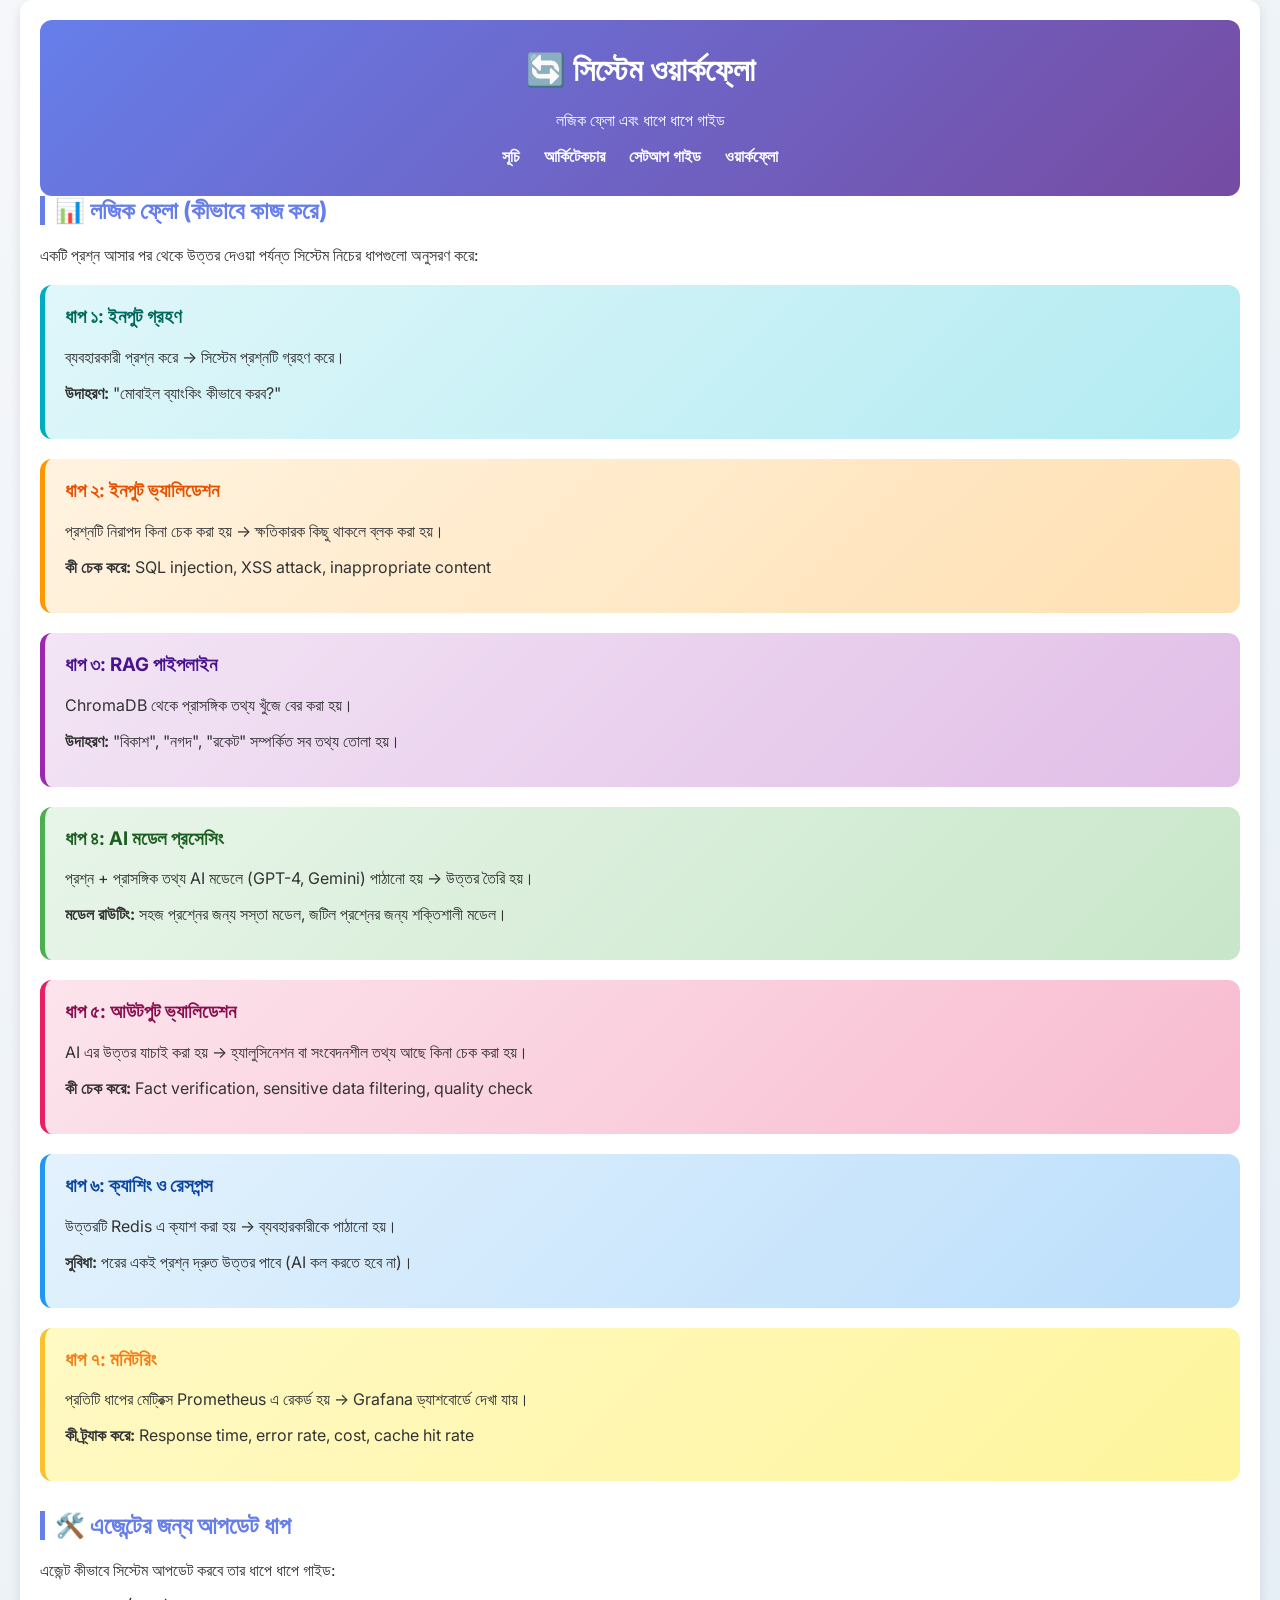
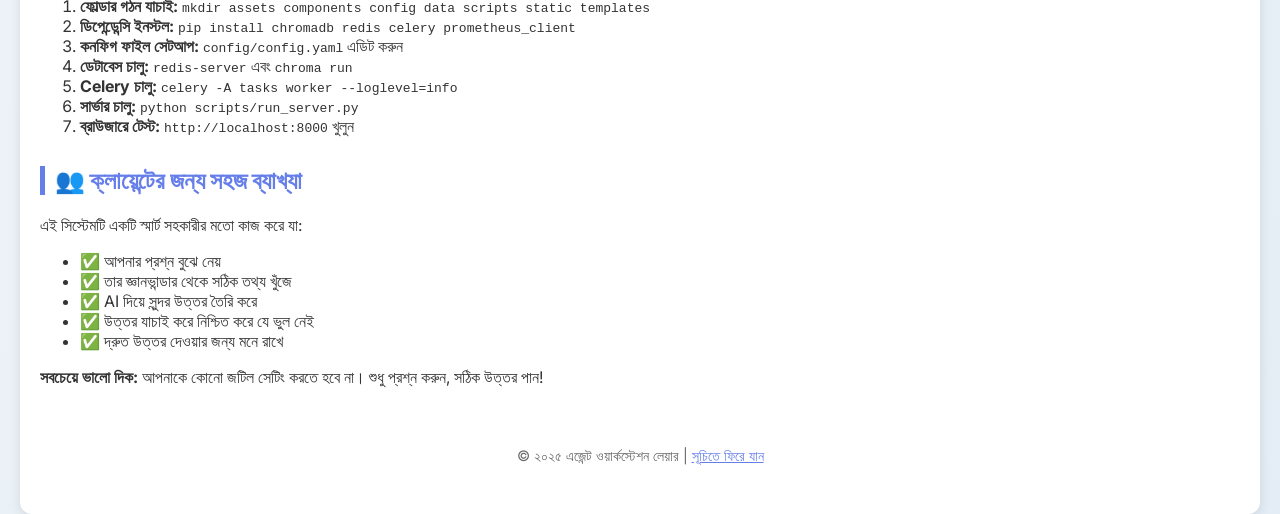
<file: ওয়ার্কস্টেশন/docs/workflow.html>
<!DOCTYPE html>
<html lang="bn">

<head>
    <meta charset="UTF-8">
    <meta name="viewport" content="width=device-width, initial-scale=1.0">
    <title>ওয়ার্কফ্লো - এজেন্ট ওয়ার্কস্টেশন</title>
    <link rel="stylesheet" href="style.css">
    <link href="https://fonts.googleapis.com/css2?family=Inter:wght@400;600;700&display=swap" rel="stylesheet">
</head>

<body>
    <div class="container">
        <header>
            <h1>🔄 সিস্টেম ওয়ার্কফ্লো</h1>
            <p>লজিক ফ্লো এবং ধাপে ধাপে গাইড</p>
            <nav>
                <a href="index.html">সূচি</a>
                <a href="architecture.html">আর্কিটেকচার</a>
                <a href="setup.html">সেটআপ গাইড</a>
                <a href="workflow.html">ওয়ার্কফ্লো</a>
            </nav>
        </header>

        <section>
            <h2>📊 লজিক ফ্লো (কীভাবে কাজ করে)</h2>
            <p>একটি প্রশ্ন আসার পর থেকে উত্তর দেওয়া পর্যন্ত সিস্টেম নিচের ধাপগুলো অনুসরণ করে:</p>

            <div
                style="background: linear-gradient(135deg, #e0f7fa, #b2ebf2); padding: 20px; border-radius: 12px; margin: 20px 0; border-left: 5px solid #00acc1;">
                <h3 style="color: #00695c; margin-top: 0;">ধাপ ১: ইনপুট গ্রহণ</h3>
                <p>ব্যবহারকারী প্রশ্ন করে → সিস্টেম প্রশ্নটি গ্রহণ করে।</p>
                <p><strong>উদাহরণ:</strong> "মোবাইল ব্যাংকিং কীভাবে করব?"</p>
            </div>

            <div
                style="background: linear-gradient(135deg, #fff3e0, #ffe0b2); padding: 20px; border-radius: 12px; margin: 20px 0; border-left: 5px solid #ff9800;">
                <h3 style="color: #e65100; margin-top: 0;">ধাপ ২: ইনপুট ভ্যালিডেশন</h3>
                <p>প্রশ্নটি নিরাপদ কিনা চেক করা হয় → ক্ষতিকারক কিছু থাকলে ব্লক করা হয়।</p>
                <p><strong>কী চেক করে:</strong> SQL injection, XSS attack, inappropriate content</p>
            </div>

            <div
                style="background: linear-gradient(135deg, #f3e5f5, #e1bee7); padding: 20px; border-radius: 12px; margin: 20px 0; border-left: 5px solid #9c27b0;">
                <h3 style="color: #4a148c; margin-top: 0;">ধাপ ৩: RAG পাইপলাইন</h3>
                <p>ChromaDB থেকে প্রাসঙ্গিক তথ্য খুঁজে বের করা হয়।</p>
                <p><strong>উদাহরণ:</strong> "বিকাশ", "নগদ", "রকেট" সম্পর্কিত সব তথ্য তোলা হয়।</p>
            </div>

            <div
                style="background: linear-gradient(135deg, #e8f5e9, #c8e6c9); padding: 20px; border-radius: 12px; margin: 20px 0; border-left: 5px solid #4caf50;">
                <h3 style="color: #1b5e20; margin-top: 0;">ধাপ ৪: AI মডেল প্রসেসিং</h3>
                <p>প্রশ্ন + প্রাসঙ্গিক তথ্য AI মডেলে (GPT-4, Gemini) পাঠানো হয় → উত্তর তৈরি হয়।</p>
                <p><strong>মডেল রাউটিং:</strong> সহজ প্রশ্নের জন্য সস্তা মডেল, জটিল প্রশ্নের জন্য শক্তিশালী মডেল।</p>
            </div>

            <div
                style="background: linear-gradient(135deg, #fce4ec, #f8bbd0); padding: 20px; border-radius: 12px; margin: 20px 0; border-left: 5px solid #e91e63;">
                <h3 style="color: #880e4f; margin-top: 0;">ধাপ ৫: আউটপুট ভ্যালিডেশন</h3>
                <p>AI এর উত্তর যাচাই করা হয় → হ্যালুসিনেশন বা সংবেদনশীল তথ্য আছে কিনা চেক করা হয়।</p>
                <p><strong>কী চেক করে:</strong> Fact verification, sensitive data filtering, quality check</p>
            </div>

            <div
                style="background: linear-gradient(135deg, #e3f2fd, #bbdefb); padding: 20px; border-radius: 12px; margin: 20px 0; border-left: 5px solid #2196f3;">
                <h3 style="color: #0d47a1; margin-top: 0;">ধাপ ৬: ক্যাশিং ও রেসপন্স</h3>
                <p>উত্তরটি Redis এ ক্যাশ করা হয় → ব্যবহারকারীকে পাঠানো হয়।</p>
                <p><strong>সুবিধা:</strong> পরের একই প্রশ্ন দ্রুত উত্তর পাবে (AI কল করতে হবে না)।</p>
            </div>

            <div
                style="background: linear-gradient(135deg, #fff9c4, #fff59d); padding: 20px; border-radius: 12px; margin: 20px 0; border-left: 5px solid #fbc02d;">
                <h3 style="color: #f57f17; margin-top: 0;">ধাপ ৭: মনিটরিং</h3>
                <p>প্রতিটি ধাপের মেট্রিক্স Prometheus এ রেকর্ড হয় → Grafana ড্যাশবোর্ডে দেখা যায়।</p>
                <p><strong>কী ট্র্যাক করে:</strong> Response time, error rate, cost, cache hit rate</p>
            </div>
        </section>

        <section>
            <h2>🛠️ এজেন্টের জন্য আপডেট ধাপ</h2>
            <p>এজেন্ট কীভাবে সিস্টেম আপডেট করবে তার ধাপে ধাপে গাইড:</p>

            <ol>
                <li><strong>ফোল্ডার গঠন যাচাই:</strong>
                    <code>mkdir assets components config data scripts static templates</code></li>
                <li><strong>ডিপেন্ডেন্সি ইনস্টল:</strong>
                    <code>pip install chromadb redis celery prometheus_client</code></li>
                <li><strong>কনফিগ ফাইল সেটআপ:</strong> <code>config/config.yaml</code> এডিট করুন</li>
                <li><strong>ডেটাবেস চালু:</strong> <code>redis-server</code> এবং <code>chroma run</code></li>
                <li><strong>Celery চালু:</strong> <code>celery -A tasks worker --loglevel=info</code></li>
                <li><strong>সার্ভার চালু:</strong> <code>python scripts/run_server.py</code></li>
                <li><strong>ব্রাউজারে টেস্ট:</strong> <code>http://localhost:8000</code> খুলুন</li>
            </ol>
        </section>

        <section>
            <h2>👥 ক্লায়েন্টের জন্য সহজ ব্যাখ্যা</h2>
            <p>এই সিস্টেমটি একটি স্মার্ট সহকারীর মতো কাজ করে যা:</p>
            <ul>
                <li>✅ আপনার প্রশ্ন বুঝে নেয়</li>
                <li>✅ তার জ্ঞানভান্ডার থেকে সঠিক তথ্য খুঁজে</li>
                <li>✅ AI দিয়ে সুন্দর উত্তর তৈরি করে</li>
                <li>✅ উত্তর যাচাই করে নিশ্চিত করে যে ভুল নেই</li>
                <li>✅ দ্রুত উত্তর দেওয়ার জন্য মনে রাখে</li>
            </ul>
            <p><strong>সবচেয়ে ভালো দিক:</strong> আপনাকে কোনো জটিল সেটিং করতে হবে না। শুধু প্রশ্ন করুন, সঠিক উত্তর পান!
            </p>
        </section>

        <footer>
            <p>© ২০২৫ এজেন্ট ওয়ার্কস্টেশন লেয়ার | <a href="index.html" style="color: #667eea;">সূচিতে ফিরে যান</a></p>
        </footer>
    </div>
</body>

</html>
</file>
<file: ওয়ার্কস্টেশন/docs/style.css>
/* Global Styles */
body {
  font-family: 'Inter', 'Segoe UI', Tahoma, Geneva, Verdana, sans-serif;
  margin: 0;
  padding: 0;
  background: linear-gradient(135deg, #f5f7fa 0%, #e4edf5 100%);
  color: #333;
}
.container {
  max-width: 1200px;
  margin: auto;
  padding: 20px;
  background: #fff;
  border-radius: 12px;
  box-shadow: 0 4px 12px rgba(0,0,0,0.1);
}
header {
  background: linear-gradient(135deg, #667eea, #764ba2);
  color: #fff;
  padding: 30px;
  text-align: center;
  border-radius: 12px;
}
nav a {
  color: #fff;
  margin: 0 10px;
  text-decoration: none;
  font-weight: 600;
}
nav a:hover { text-decoration: underline; }
h1, h2, h3 { margin-top: 0; }
h2 { color: #667eea; border-left: 5px solid #667eea; padding-left: 10px; }
section { margin-bottom: 30px; }
footer { text-align: center; padding: 15px; font-size: 0.9rem; color: #666; }
/* Responsive */
@media (max-width: 768px) {
  header { padding: 20px; }
  nav { display: flex; flex-direction: column; }
  nav a { margin: 5px 0; }
}
</file>
